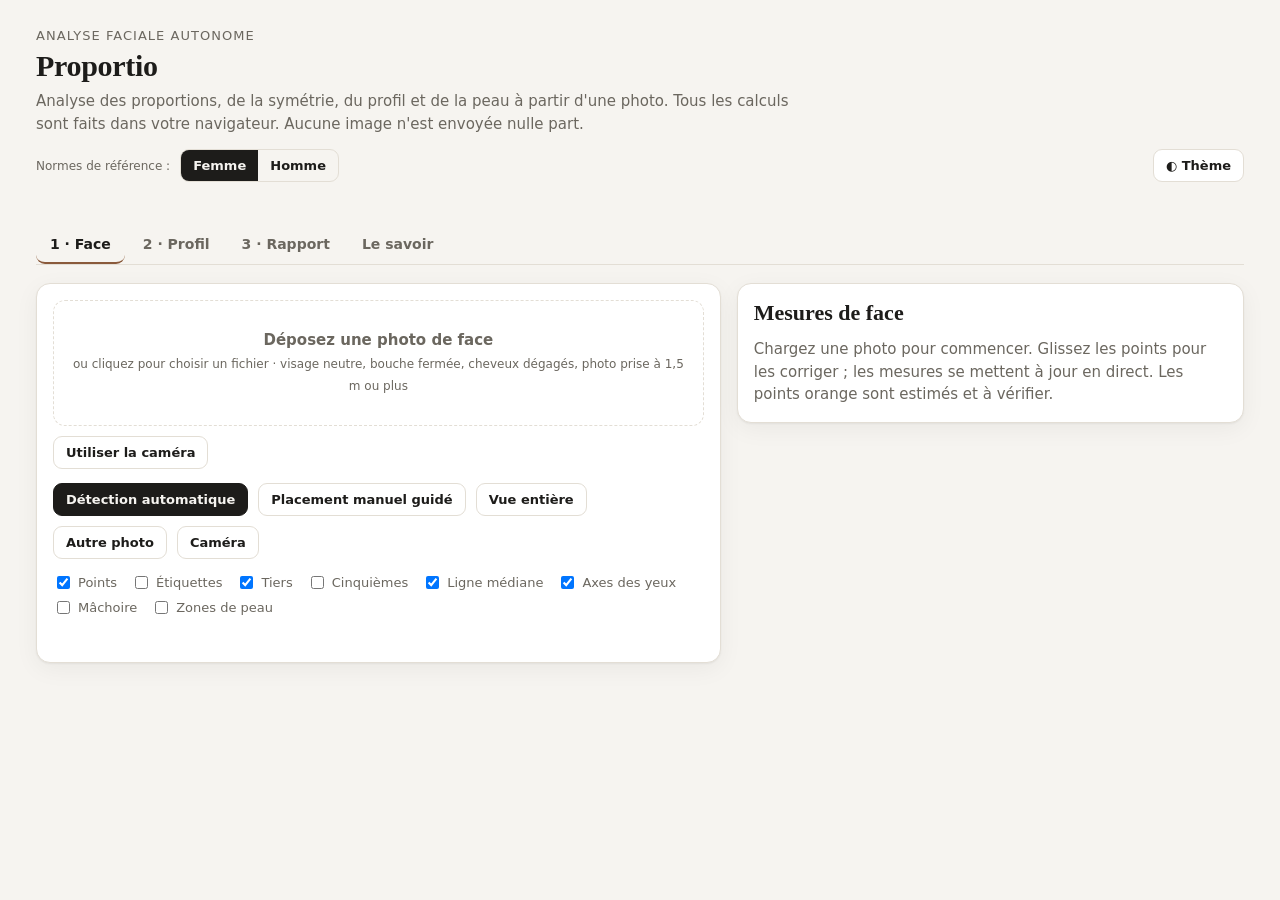
<file: analyse_faciale/index.html>
<!doctype html>
<html lang="fr">
<head>
<meta charset="utf-8">
<meta name="viewport" content="width=device-width, initial-scale=1">
<title>Proportio — Analyse faciale</title>
<meta name="description" content="Analyse faciale esthétique autonome : proportions, symétrie, profil et peau, calculées localement dans le navigateur.">
<style>
:root{
  --bg:#f6f4f0; --panel:#ffffff; --ink:#1d1c1a; --muted:#6b675f; --line:#e3ded5;
  --accent:#8a5a3b; --accent-2:#2f6f73; --good:#2e7d4f; --mid:#b7862b; --bad:#b4483c;
  --zone:rgba(46,125,79,.16); --track:#ece7de; --shadow:0 1px 2px rgba(0,0,0,.05),0 6px 24px rgba(0,0,0,.05);
  --serif: "Iowan Old Style","Palatino Linotype",Palatino,Georgia,serif;
  --sans: system-ui,-apple-system,"Segoe UI",Roboto,"Helvetica Neue",Arial,sans-serif;
}
@media (prefers-color-scheme: dark){
  :root:not([data-theme="light"]){
    --bg:#131211; --panel:#1c1b19; --ink:#ece8e1; --muted:#a39d92; --line:#2e2c28;
    --accent:#d39a74; --accent-2:#6fb7bb; --good:#5cbf86; --mid:#d9ad52; --bad:#e07b6e;
    --zone:rgba(92,191,134,.18); --track:#2a2825; --shadow:none;
  }
}
:root[data-theme="dark"]{
  --bg:#131211; --panel:#1c1b19; --ink:#ece8e1; --muted:#a39d92; --line:#2e2c28;
  --accent:#d39a74; --accent-2:#6fb7bb; --good:#5cbf86; --mid:#d9ad52; --bad:#e07b6e;
  --zone:rgba(92,191,134,.18); --track:#2a2825; --shadow:none;
}
*{box-sizing:border-box}
html,body{margin:0;background:var(--bg);color:var(--ink);font:15px/1.5 var(--sans)}
a{color:var(--accent-2)}
header{padding:28px 16px 12px;max-width:1240px;margin:0 auto}
h1{font:600 30px/1.1 var(--serif);margin:0;letter-spacing:-.01em}
h1 small{font:500 13px var(--sans);color:var(--muted);letter-spacing:.08em;text-transform:uppercase;display:block;margin-bottom:6px}
h2{font:600 22px/1.2 var(--serif);margin:0 0 12px}
h3{font:600 17px/1.25 var(--serif);margin:0 0 6px}
.lede{color:var(--muted);max-width:760px;margin:8px 0 0}
main{max-width:1240px;margin:0 auto;padding:0 16px 60px}
.bar{display:flex;flex-wrap:wrap;gap:10px;align-items:center;margin:14px 0}
.tabs{display:flex;gap:4px;border-bottom:1px solid var(--line);margin:18px 0 18px;overflow-x:auto}
.tab{background:none;border:0;border-bottom:2px solid transparent;padding:10px 14px;font:600 14px var(--sans);color:var(--muted);cursor:pointer;white-space:nowrap}
.tab[aria-selected="true"]{color:var(--ink);border-color:var(--accent)}
.panel{background:var(--panel);border:1px solid var(--line);border-radius:14px;padding:16px;box-shadow:var(--shadow)}
.grid{display:grid;grid-template-columns:minmax(0,1.35fr) minmax(0,1fr);gap:16px;align-items:start}
@media (max-width:900px){.grid{grid-template-columns:minmax(0,1fr)}}
button,.btn{font:600 13px var(--sans);border:1px solid var(--line);background:var(--panel);color:var(--ink);padding:8px 12px;border-radius:9px;cursor:pointer;display:inline-flex;align-items:center;gap:6px}
button:hover,.btn:hover{border-color:var(--muted)}
button.primary,.btn.primary{background:var(--ink);color:var(--bg);border-color:var(--ink)}
button:disabled{opacity:.45;cursor:not-allowed}
.seg{display:inline-flex;border:1px solid var(--line);border-radius:9px;overflow:hidden}
.seg button{border:0;border-radius:0;background:transparent}
.seg button[aria-pressed="true"]{background:var(--ink);color:var(--bg)}
input[type=file]{display:none}
.drop{border:1.5px dashed var(--line);border-radius:12px;padding:28px 16px;text-align:center;color:var(--muted);cursor:pointer}
.drop.over{border-color:var(--accent);color:var(--ink)}
.stage{position:relative;width:100%;background:var(--track);border-radius:10px;overflow:hidden;display:none}
.stage.on{display:block}
canvas.view{display:block;width:100%;touch-action:none;cursor:crosshair}
.status{font-size:13px;color:var(--muted);min-height:20px;margin-top:8px}
.status.warn{color:var(--bad)}
.guide{display:none;margin-top:10px;padding:10px 12px;border-radius:10px;background:var(--track);font-size:14px}
.guide.on{display:block}
.guide b{color:var(--accent)}
.toggles{display:flex;flex-wrap:wrap;gap:6px 14px;font-size:13px;color:var(--muted);margin-top:10px}
.toggles label{display:inline-flex;gap:5px;align-items:center;cursor:pointer}
.kpis{display:grid;grid-template-columns:repeat(auto-fit,minmax(130px,1fr));gap:10px;margin-bottom:14px}
.kpi{border:1px solid var(--line);border-radius:12px;padding:10px 12px}
.kpi .k{font-size:12px;color:var(--muted);text-transform:uppercase;letter-spacing:.06em}
.kpi .v{font:600 26px/1.15 var(--serif)}
.kpi .s{font-size:12px;color:var(--muted)}
.mlist{display:flex;flex-direction:column;gap:8px}
.m{border:1px solid var(--line);border-radius:12px;padding:10px 12px}
.m summary{list-style:none;cursor:pointer;display:grid;grid-template-columns:minmax(0,1fr) auto;gap:4px 12px;align-items:baseline}
.m summary::-webkit-details-marker{display:none}
.m .name{font-weight:600}
.m .val{font:600 15px var(--sans);font-variant-numeric:tabular-nums;text-align:right}
.m .sub{grid-column:1 / -1;font-size:12px;color:var(--muted);display:flex;justify-content:space-between;gap:8px}
.pill{display:inline-block;font-size:11px;font-weight:700;letter-spacing:.04em;padding:2px 7px;border-radius:99px;text-transform:uppercase}
.p-good{background:color-mix(in srgb,var(--good) 18%,transparent);color:var(--good)}
.p-mid{background:color-mix(in srgb,var(--mid) 20%,transparent);color:var(--mid)}
.p-bad{background:color-mix(in srgb,var(--bad) 18%,transparent);color:var(--bad)}
.p-info{background:var(--track);color:var(--muted)}
.range{grid-column:1 / -1;position:relative;height:8px;background:var(--track);border-radius:99px;margin:6px 0 2px}
.range .z{position:absolute;top:0;bottom:0;background:var(--zone);border-left:2px solid var(--good);border-right:2px solid var(--good)}
.range .dot{position:absolute;top:50%;width:12px;height:12px;border-radius:50%;background:var(--ink);transform:translate(-50%,-50%);border:2px solid var(--panel)}
.m .body{font-size:14px;margin-top:8px;color:var(--ink)}
.m .body p{margin:6px 0}
.m .body .lv{margin:6px 0 0;padding-left:18px}
.m .body .lv li{margin:2px 0}
.muted{color:var(--muted)}
.small{font-size:12px}
.cat{font:600 12px var(--sans);color:var(--muted);text-transform:uppercase;letter-spacing:.08em;margin:18px 0 8px}
.report-head{display:grid;grid-template-columns:auto minmax(0,1fr);gap:20px;align-items:center}
@media (max-width:640px){.report-head{grid-template-columns:minmax(0,1fr)}}
.score-ring{width:150px;height:150px}
.cols2{display:grid;grid-template-columns:repeat(auto-fit,minmax(260px,1fr));gap:14px}
.note{font-size:13px;color:var(--muted);border-left:3px solid var(--line);padding:4px 0 4px 12px;margin:12px 0}
.know h3{margin-top:18px}
.know p{max-width:820px}
.thumbs{display:flex;gap:10px;flex-wrap:wrap}
.thumbs canvas{width:160px;border-radius:10px;border:1px solid var(--line)}
table.t{border-collapse:collapse;width:100%;font-size:13px}
table.t td,table.t th{border-bottom:1px solid var(--line);padding:6px 4px;text-align:left}
table.t td.n{text-align:right;font-variant-numeric:tabular-nums}
.hidden{display:none!important}
.sws{display:flex;flex-wrap:wrap;gap:8px;margin:6px 0 10px}
.sw{display:inline-flex;flex-direction:column;align-items:center;width:72px;font-size:11px;text-align:center;line-height:1.2;color:var(--muted)}
.sw i{display:block;width:48px;height:48px;border-radius:10px;border:1px solid var(--line);margin-bottom:4px;-webkit-print-color-adjust:exact;print-color-adjust:exact}
.sw.no i{position:relative;opacity:.85;background-image:linear-gradient(to top right,transparent calc(50% - 1.5px),var(--bad) calc(50% - 1.5px),var(--bad) calc(50% + 1.5px),transparent calc(50% + 1.5px))!important}
.cchips{display:flex;flex-wrap:wrap;gap:12px;margin-bottom:6px}
.cchip{display:flex;gap:8px;align-items:center}
.cchip i{width:34px;height:34px;border-radius:50%;border:1px solid var(--line);-webkit-print-color-adjust:exact;print-color-adjust:exact}
.color h4{margin:12px 0 2px;font:600 14px var(--sans)}
.color select{font:13px var(--sans);padding:4px 6px;border-radius:7px;border:1px solid var(--line);background:var(--panel);color:var(--ink)}
.dim{display:grid;grid-template-columns:70px minmax(0,1fr) 70px;gap:8px;align-items:center;font-size:12px;color:var(--muted);margin:6px 0}
.dim span:last-child{text-align:right}
.dim .track{position:relative;height:6px;border-radius:99px;background:var(--track)}
.dim .dot{position:absolute;top:50%;width:12px;height:12px;border-radius:50%;background:var(--ink);transform:translate(-50%,-50%)}
.advice{border:1px solid var(--line);border-radius:12px;padding:10px 12px}
.advice h4,.tier h4{margin:0 0 4px;font:600 14px var(--sans)}
.advice p{margin:0;font-size:14px}
.tier{border-left:3px solid var(--accent);padding:4px 0 4px 12px;margin:10px 0}
.tier ul{margin:4px 0;padding-left:18px}
.tier li{margin:3px 0;font-size:14px}
ol.prio li{margin:6px 0}
@media print{
  header .bar,.tabs,.no-print,.drop,.toggles,.guide{display:none!important}
  body{background:#fff;color:#000}
  .panel{box-shadow:none;border-color:#ddd}
  [data-tab]{display:none!important}
  [data-tab="report"]{display:block!important}
  .m,.advice,.tier{break-inside:avoid}
  details.m > .body{display:block}
}
</style>
</head>
<body>
<header>
  <h1><small>Analyse faciale autonome</small>Proportio</h1>
  <p class="lede">Analyse des proportions, de la symétrie, du profil et de la peau à partir d'une photo. Tous les calculs sont faits dans votre navigateur. Aucune image n'est envoyée nulle part.</p>
  <div class="bar">
    <span class="muted small">Normes de référence :</span>
    <div class="seg" id="sexSeg" role="group" aria-label="Normes">
      <button data-sex="F" aria-pressed="true">Femme</button>
      <button data-sex="M" aria-pressed="false">Homme</button>
    </div>
    <span class="muted small" style="margin-left:auto"></span>
    <button id="themeBtn" title="Changer de thème">◐ Thème</button>
  </div>
</header>

<main>
  <nav class="tabs" role="tablist">
    <button class="tab" role="tab" data-go="front" aria-selected="true">1 · Face</button>
    <button class="tab" role="tab" data-go="profile" aria-selected="false">2 · Profil</button>
    <button class="tab" role="tab" data-go="report" aria-selected="false">3 · Rapport</button>
    <button class="tab" role="tab" data-go="know" aria-selected="false">Le savoir</button>
  </nav>

  <!-- ============ FACE ============ -->
  <section data-tab="front">
    <div class="grid">
      <div class="panel">
        <div class="drop" id="frontDrop">
          <strong>Déposez une photo de face</strong><br>
          <span class="small">ou cliquez pour choisir un fichier · visage neutre, bouche fermée, cheveux dégagés, photo prise à 1,5 m ou plus</span>
        </div>
        <input type="file" id="frontFile" accept="image/*">
        <div class="stage" id="frontStage"><canvas class="view" id="frontCanvas"></canvas></div>
        <div class="bar no-print" id="frontTools" hidden>
          <button class="primary" id="frontAuto">Détection automatique</button>
          <button id="frontManual">Placement manuel guidé</button>
          <button id="frontZoom">Vue entière</button>
          <button id="frontNew">Autre photo</button>
          <button id="frontCam" class="hidden">Caméra</button>
        </div>
        <div class="toggles" id="frontToggles" hidden>
          <label><input type="checkbox" data-ov="points" checked> Points</label>
          <label><input type="checkbox" data-ov="labels"> Étiquettes</label>
          <label><input type="checkbox" data-ov="thirds" checked> Tiers</label>
          <label><input type="checkbox" data-ov="fifths"> Cinquièmes</label>
          <label><input type="checkbox" data-ov="midline" checked> Ligne médiane</label>
          <label><input type="checkbox" data-ov="eyes" checked> Axes des yeux</label>
          <label><input type="checkbox" data-ov="jaw"> Mâchoire</label>
          <label><input type="checkbox" data-ov="skin"> Zones de peau</label>
        </div>
        <div class="guide" id="frontGuide"></div>
        <div class="status" id="frontStatus"></div>
        <video id="camVideo" class="hidden" playsinline muted style="width:100%;border-radius:10px;margin-top:10px"></video>
        <div class="bar hidden" id="camBar"><button class="primary" id="camShot">Prendre la photo</button><button id="camStop">Annuler</button></div>
      </div>
      <div class="panel">
        <h2>Mesures de face</h2>
        <div id="frontSummary" class="muted">Chargez une photo pour commencer. Glissez les points pour les corriger ; les mesures se mettent à jour en direct. Les points orange sont estimés et à vérifier.</div>
        <div id="frontMetrics" class="mlist"></div>
      </div>
    </div>
  </section>

  <!-- ============ PROFIL ============ -->
  <section data-tab="profile" hidden>
    <div class="grid">
      <div class="panel">
        <div class="drop" id="profDrop">
          <strong>Déposez une photo de profil (optionnel)</strong><br>
          <span class="small">profil strict à 90°, regard à l'horizontale, oreille visible, cou dégagé</span>
        </div>
        <input type="file" id="profFile" accept="image/*">
        <div class="stage" id="profStage"><canvas class="view" id="profCanvas"></canvas></div>
        <div class="bar no-print" id="profTools" hidden>
          <button class="primary" id="profManual">Placer les points (guidé)</button>
          <button id="profZoom">Recadrer sur les points</button>
          <button id="profNew">Autre photo</button>
        </div>
        <div class="toggles" id="profToggles" hidden>
          <label><input type="checkbox" data-pov="labels" checked> Étiquettes</label>
          <label><input type="checkbox" data-pov="angles" checked> Angles</label>
          <label><input type="checkbox" data-pov="eline" checked> Ligne E</label>
          <label><input type="checkbox" data-pov="fh" checked> Plan de Francfort</label>
        </div>
        <div class="guide" id="profGuide"></div>
        <div class="status" id="profStatus"></div>
      </div>
      <div class="panel">
        <h2>Mesures de profil</h2>
        <div id="profSummary" class="muted">Le profil se mesure à la main : 17 points à cliquer dans l'ordre, puis vous pouvez les ajuster. Une loupe apparaît pendant le déplacement.</div>
        <div id="profMetrics" class="mlist"></div>
      </div>
    </div>
  </section>

  <!-- ============ RAPPORT ============ -->
  <section data-tab="report" hidden>
    <div class="panel" id="reportBox">
      <p class="muted">Le rapport apparaît après l'analyse de face (et de profil si vous l'avez faite).</p>
    </div>
  </section>

  <!-- ============ SAVOIR ============ -->
  <section data-tab="know" hidden>
    <div class="panel know" id="knowBox"></div>
  </section>
</main>

<script type="module">
/* =====================================================================
   Proportio — analyse faciale autonome
   Détection : MediaPipe Face Landmarker (478 points), chargé depuis CDN.
   Sans connexion : placement manuel guidé (face et profil).
   ===================================================================== */

const MP_VER = '0.10.14';
const MP_BASE = `https://cdn.jsdelivr.net/npm/@mediapipe/tasks-vision@${MP_VER}`;
const MP_MODEL = 'https://storage.googleapis.com/mediapipe-models/face_landmarker/face_landmarker/float16/1/face_landmarker.task';
const IRIS_MM = 11.7;             // diamètre moyen de l'iris adulte
const NME_MM = {F:112, M:121};    // hauteur nasion–menton moyenne (Farkas)
const MAX_SIDE = 1600;

const $ = (s, r=document) => r.querySelector(s);
const $$ = (s, r=document) => [...r.querySelectorAll(s)];
const esc = s => String(s).replace(/[&<>"]/g, c => ({'&':'&amp;','<':'&lt;','>':'&gt;','"':'&quot;'}[c]));

const S = { colorOv:{}, sex:'F', front:null, profile:null, frontRes:null, profRes:null };

/* ------------------------------ géométrie ------------------------------ */
const G = {
  sub:(a,b)=>({x:a.x-b.x,y:a.y-b.y}), add:(a,b)=>({x:a.x+b.x,y:a.y+b.y}),
  mul:(a,k)=>({x:a.x*k,y:a.y*k}), mid:(a,b)=>({x:(a.x+b.x)/2,y:(a.y+b.y)/2}),
  len:a=>Math.hypot(a.x,a.y), dist:(a,b)=>Math.hypot(a.x-b.x,a.y-b.y),
  dot:(a,b)=>a.x*b.x+a.y*b.y, cross:(a,b)=>a.x*b.y-a.y*b.x,
  rot:(p,c,t)=>{const s=Math.sin(t),k=Math.cos(t),dx=p.x-c.x,dy=p.y-c.y;return{x:c.x+dx*k-dy*s,y:c.y+dx*s+dy*k}},
  // angle au sommet b entre ba et bc, en degrés
  angle:(a,b,c)=>{const u=G.sub(a,b),v=G.sub(c,b);return Math.acos(Math.max(-1,Math.min(1,G.dot(u,v)/(G.len(u)*G.len(v)))))*180/Math.PI},
  lineX:(p1,p2,q1,q2)=>{const r=G.sub(p2,p1),s=G.sub(q2,q1),d=G.cross(r,s);if(Math.abs(d)<1e-9)return null;const t=G.cross(G.sub(q1,p1),s)/d;return G.add(p1,G.mul(r,t))},
};
const deg = r => r*180/Math.PI;

/* ------------------------------ repères ------------------------------ */
// Côtés : R = côté droit du sujet = gauche de l'image (photo non inversée).
const FRONT_DEFS = [
  ['tr','Trichion','naissance des cheveux, au centre du front'],
  ['g','Glabelle','point le plus saillant entre les sourcils'],
  ['n','Nasion','creux à la racine du nez, entre les yeux'],
  ['prn','Pointe du nez','point le plus avancé de la pointe'],
  ['sn','Sous-nasal','jonction entre la base du nez et la lèvre supérieure'],
  ['ls','Lèvre supérieure','bord supérieur du vermillon, au centre'],
  ['sto','Stomion','jonction des deux lèvres, au centre'],
  ['li','Lèvre inférieure','bord inférieur du vermillon, au centre'],
  ['me','Menton','point le plus bas du menton'],
  ['puR','Pupille (gauche image)','centre de l\'iris'],
  ['puL','Pupille (droite image)','centre de l\'iris'],
  ['exR','Coin externe œil (gauche image)','canthus externe'],
  ['enR','Coin interne œil (gauche image)','canthus interne'],
  ['enL','Coin interne œil (droite image)','canthus interne'],
  ['exL','Coin externe œil (droite image)','canthus externe'],
  ['ulR','Paupière sup. (gauche image)','point le plus haut du bord de la paupière'],
  ['llR','Paupière inf. (gauche image)','point le plus bas du bord de la paupière'],
  ['ulL','Paupière sup. (droite image)','point le plus haut du bord de la paupière'],
  ['llL','Paupière inf. (droite image)','point le plus bas du bord de la paupière'],
  ['bhR','Tête du sourcil (gauche image)','début du sourcil, côté nez'],
  ['bpR','Pic du sourcil (gauche image)','point le plus haut du sourcil'],
  ['btR','Queue du sourcil (gauche image)','extrémité externe'],
  ['bhL','Tête du sourcil (droite image)','début du sourcil, côté nez'],
  ['bpL','Pic du sourcil (droite image)','point le plus haut du sourcil'],
  ['btL','Queue du sourcil (droite image)','extrémité externe'],
  ['alR','Aile du nez (gauche image)','point le plus large de la narine'],
  ['alL','Aile du nez (droite image)','point le plus large de la narine'],
  ['chR','Commissure (gauche image)','coin de la bouche'],
  ['chL','Commissure (droite image)','coin de la bouche'],
  ['ftR','Tempe (gauche image)','bord du front à hauteur des sourcils'],
  ['ftL','Tempe (droite image)','bord du front à hauteur des sourcils'],
  ['zyR','Pommette (gauche image)','point le plus large du visage (zygion)'],
  ['zyL','Pommette (droite image)','point le plus large du visage (zygion)'],
  ['goR','Angle de mâchoire (gauche image)','gonion, là où la mâchoire tourne'],
  ['goL','Angle de mâchoire (droite image)','gonion, là où la mâchoire tourne'],
];
const PAIRS = ['pu','ex','en','ul','ll','bh','bp','bt','al','ch','ft','zy','go'];
const MIDLINE = ['g','n','prn','sn','ls','sto','li','me'];

const PROF_DEFS = [
  ['po','Tragus','haut du tragus (petit relief devant le conduit de l\'oreille)'],
  ['or','Orbitale','point le plus bas du rebord osseux sous l\'œil'],
  ['g','Glabelle','point le plus avancé du front entre les sourcils'],
  ['n','Nasion','creux le plus profond à la racine du nez'],
  ['prn','Pointe du nez','point le plus avancé du nez'],
  ['cm','Columelle','point le plus avancé du dessous du nez, entre les narines'],
  ['ac','Sillon alaire','point où l\'aile du nez rejoint la joue'],
  ['sn','Sous-nasal','jonction entre la columelle et la lèvre supérieure'],
  ['ls','Lèvre supérieure','point le plus avancé de la lèvre supérieure'],
  ['sto','Stomion','jonction des lèvres'],
  ['li','Lèvre inférieure','point le plus avancé de la lèvre inférieure'],
  ['pog','Pogonion','point le plus avancé du menton'],
  ['me','Menton','point le plus bas du menton'],
  ['c','Point cervical','angle entre le dessous du menton et le cou'],
  ['nk','Cou','un point plus bas sur l\'avant du cou'],
  ['ra','Branche montante','bord arrière de la mâchoire, sous le lobe de l\'oreille'],
  ['go','Gonion','angle de la mâchoire'],
];

// Indices MediaPipe Face Mesh (478 points avec iris)
const MP = {
  g:[9], n:[168], prn:[1], sn:[2], ls:[0], li:[17], me:[152], sto:[13,14],
  puR:[468], puL:[473], exR:[33], enR:[133], enL:[362], exL:[263],
  ulR:[159], llR:[145], ulL:[386], llL:[374],
  bhR:[107,55], bpR:[105], btR:[70,46], bhL:[336,285], bpL:[334], btL:[300,276],
  chR:[61], chL:[291], ftR:[21], ftL:[251], goR:[172], goL:[397],
};
const MP_ALAR = {R:[64,48,129,98,102], L:[294,278,358,327,331]};
const MP_ZY = {R:[234,93,127], L:[454,323,356]};

/* ------------------------------ normes ------------------------------ */
// [bas, haut] de la zone idéale, tolérance (écart qui divise le score par 2), poids.
function N(F, M, tol, w=1){ return {F, M, tol, w}; }
const NORMS = {
  thirdU: N([.31,.355],[.31,.355], .03, .6),
  thirdM: N([.31,.355],[.31,.355], .03, 1),
  thirdL: N([.31,.355],[.32,.365], .03, 1),
  lowerRatio: N([.30,.355],[.30,.355], .03, .8),
  chinPhil: N([1.8,2.25],[2.0,2.5], .35, .8),
  canthal: N([4,9],[2,7], 3, 1.2),
  esr: N([.45,.47],[.45,.47], .02, 1.2),
  lengthRatio: N([.35,.37],[.35,.37], .02, .8),
  icEye: N([.95,1.1],[.95,1.1], .15, .8),
  eyeAspect: N([.29,.37],[.25,.33], .05, .6),
  midface: N([.95,1.1],[.95,1.1], .1, 1),
  fwhr: N([1.75,1.95],[1.85,2.05], .15, .5),
  noseIc: N([.95,1.1],[1.0,1.15], .12, .8),
  mouthNose: N([1.45,1.65],[1.45,1.65], .12, .8),
  lips: N([1.3,2.0],[1.4,2.0], .3, .6),
  jawCheek: N([.70,.80],[.80,.90], .05, 1),
  facialIndex: N([.84,.92],[.86,.94], .05, .5),
  browTilt: N([2,10],[-2,5], 4, .4),
  browHeight: N([.45,.70],[.30,.50], .12, .4),
  symmetry: N([0,1.5],[0,1.5], 2, 1.5),
  // profil
  nasofrontal: N([115,135],[115,135], 8, 1),
  nasolabial: N([95,110],[90,105], 7, 1),
  goode: N([.55,.60],[.55,.60], .05, .7),
  convexity: N([163,173],[163,173], 5, 1.2),
  eUpper: N([-6,-2],[-6,-2], 2, .8),
  eLower: N([-4,0],[-4,0], 2, .8),
  mentocervical: N([80,95],[80,95], 6, .8),
  cervicomental: N([105,120],[105,120], 8, .8),
  gonial: N([120,130],[115,125], 6, .8),
  meridian: N([-5,0],[-2,2], 3, 1),
};

function scoreOf(v, lo, hi, tol){
  if (v>=lo && v<=hi) return 10;
  const d = v<lo ? lo-v : v-hi;
  return 10*Math.pow(.5, (d/tol)**2);
}
function verdict(s){
  if (s==null) return ['Info','p-info'];
  if (s>=8.5) return ['Idéal','p-good'];
  if (s>=6) return ['Proche','p-good'];
  if (s>=3.5) return ['Écart modéré','p-mid'];
  return ['Écart marqué','p-bad'];
}

/* ------------------------------ savoir par mesure ------------------------------ */
const K = {
  thirdU:{cat:'Proportions verticales', name:'Tiers supérieur', unit:'%',
    desc:'Du trichion (naissance des cheveux) à la glabelle. Le canon néoclassique divise le visage en trois tiers égaux. Le tiers supérieur dépend de la ligne des cheveux : c\'est la mesure la moins fiable, et la plus facile à modifier visuellement.',
    lo:'Front court : il peut raccourcir le visage et le faire paraître plus large.', hi:'Front haut : il allonge le visage. Une ligne des cheveux qui recule l\'accentue.',
    lev:['Coiffure : une frange ou du volume sur le dessus masque ou compense le tiers supérieur','Greffe capillaire ou abaissement de la ligne frontale (front très haut)','Maquillage : un contouring à la racine des cheveux raccourcit visuellement le front']},
  thirdM:{cat:'Proportions verticales', name:'Tiers moyen', unit:'%',
    desc:'De la glabelle au sous-nasal : essentiellement la longueur du nez. Un tiers moyen proportionné est l\'un des piliers d\'un visage perçu comme harmonieux.',
    lo:'Tiers moyen court : nez court, visage d\'aspect juvénile.', hi:'Tiers moyen long : nez long, il peut « tirer » le visage vers le bas.',
    lev:['Maquillage : un contouring de la pointe du nez la raccourcit visuellement','Rhinoplastie (raccourcissement, rotation de la pointe), à discuter avec un chirurgien','Position des sourcils : des sourcils plus hauts allongent visuellement le tiers moyen']},
  thirdL:{cat:'Proportions verticales', name:'Tiers inférieur', unit:'%',
    desc:'Du sous-nasal au menton. Chez l\'homme, un tiers inférieur légèrement plus long est associé à une apparence plus masculine. Un tiers inférieur court donne un visage « compressé », souvent lié à un menton peu développé ou à une supraclusion.',
    lo:'Tiers inférieur court : menton peu projeté ou hauteur dentaire réduite.', hi:'Tiers inférieur long : il peut signaler un excès vertical du maxillaire ou un menton haut.',
    lev:['Barbe (homme) : elle allonge ou raccourcit visuellement le menton selon la coupe','Acide hyaluronique au menton (allongement léger, réversible)','Génioplastie, implant de menton, orthodontie ou chirurgie orthognathique selon la cause']},
  lowerRatio:{cat:'Proportions verticales', name:'Lèvre sup. / tiers inférieur', unit:'%',
    desc:'Distance sous-nasal → stomion rapportée au tiers inférieur. L\'idéal classique est ⅓ pour la lèvre supérieure et ⅔ pour la lèvre inférieure et le menton.',
    lo:'Lèvre supérieure courte par rapport au menton : souvent harmonieux si le menton est fort.', hi:'Philtrum long : la lèvre supérieure couvre les dents, ce qui peut donner un aspect plus âgé.',
    lev:['Lip lift (raccourcissement chirurgical du philtrum)','Acide hyaluronique dans le vermillon : ajoute de la hauteur visible à la lèvre','Allonger le menton (barbe, filler, génioplastie) rééquilibre le rapport']},
  chinPhil:{cat:'Proportions verticales', name:'Menton / philtrum', unit:'×',
    desc:'Hauteur du menton (lèvre inférieure → menton) divisée par la longueur du philtrum (sous-nasal → lèvre supérieure). Un rapport d\'environ 2 est jugé équilibré, un peu plus chez l\'homme.',
    lo:'Menton court par rapport au philtrum : il peut donner un profil fuyant.', hi:'Menton long : il donne une impression de force, parfois de lourdeur.',
    lev:['Barbe taillée pour ajouter ou masquer de la hauteur au menton','Filler ou implant de menton','Lip lift si c\'est le philtrum qui est long']},
  canthal:{cat:'Yeux', name:'Inclinaison des yeux (canthal tilt)', unit:'°',
    desc:'Angle entre le coin interne et le coin externe de l\'œil. Une inclinaison positive (coin externe plus haut) est associée à un regard perçu comme alerte et jeune. Une inclinaison négative peut donner un air fatigué ou triste.',
    lo:'Inclinaison faible ou négative : regard tombant.', hi:'Inclinaison très marquée : regard « en amande » prononcé, parfois perçu comme artificiel.',
    lev:['Maquillage : un eye-liner étiré vers le haut, de l\'ombre sur le coin externe','Lift des sourcils (toxine botulique sur la queue du sourcil, ou chirurgie) qui remonte la zone temporale','Canthoplastie : chirurgie spécialisée, avec des risques réels']},
  esr:{cat:'Yeux', name:'Espacement des yeux (ESR)', unit:'%',
    desc:'Distance interpupillaire divisée par la largeur bizygomatique. Pallett, Link et Lee (2010) montrent une préférence nette autour de 46 %. C\'est l\'un des rares « ratios d\'or » validés expérimentalement.',
    lo:'Yeux proches par rapport à la largeur du visage.', hi:'Yeux espacés par rapport à la largeur du visage.',
    lev:['Maquillage : assombrir le coin interne rapproche les yeux, éclaircir le coin interne les écarte','Sourcils : l\'espacement des têtes de sourcils modifie la perception','Coiffure : du volume latéral change la largeur perçue du visage']},
  lengthRatio:{cat:'Yeux', name:'Ratio de longueur (yeux–bouche)', unit:'%',
    desc:'Distance verticale entre les pupilles et la bouche, divisée par la hauteur du visage (cheveux → menton). Pallett et al. (2010) trouvent un optimum vers 36 %. La mesure dépend du trichion.',
    lo:'Yeux et bouche rapprochés : visage d\'aspect compact.', hi:'Grand écart yeux–bouche : visage d\'aspect allongé.',
    lev:['La coiffure (frange, volume) change la hauteur perçue du visage, donc ce ratio','La barbe ou la moustache modifie la hauteur perçue du bas du visage']},
  icEye:{cat:'Yeux', name:'Intercanthal / largeur d\'œil', unit:'×',
    desc:'Règle des cinquièmes : la distance entre les coins internes des yeux devrait égaler la largeur d\'un œil.',
    lo:'Distance intercanthale étroite.', hi:'Distance intercanthale large (le télécanthus peut aussi venir de la morphologie de la racine du nez).',
    lev:['Maquillage des coins internes','Épilation ou comblement de la tête des sourcils','Rhinoplastie de la racine du nez : elle modifie la perception de l\'écart']},
  eyeAspect:{cat:'Yeux', name:'Ouverture de l\'œil (hauteur / largeur)', unit:'×',
    desc:'Rapport entre la hauteur de la fente palpébrale et sa largeur. Des yeux plus étroits et en amande (« hunter eyes ») sont souvent perçus comme plus masculins. Des yeux plus ouverts sont perçus comme plus féminins et juvéniles.',
    lo:'Fente palpébrale étroite : il peut s\'agir d\'une paupière lourde ou d\'une ptose.', hi:'Œil très ouvert ou rond (vérifiez l\'expression : un regard écarquillé fausse la mesure).',
    lev:['Sommeil et gestion des œdèmes','Maquillage : un liner fin sur la ligne des cils change la forme perçue','Blépharoplastie ou correction de ptose en cas d\'excès cutané ou de paupière tombante (avis médical)']},
  midface:{cat:'Proportions horizontales', name:'Ratio du milieu du visage', unit:'×',
    desc:'Distance interpupillaire divisée par la hauteur entre les pupilles et la lèvre supérieure. Un milieu du visage compact (ratio proche de 1) est associé à un aspect juvénile et harmonieux. Un milieu du visage long donne un aspect étiré.',
    lo:'Milieu du visage long par rapport à l\'écart des yeux.', hi:'Milieu du visage très court et compact.',
    lev:['Levier limité : la structure osseuse domine','Moustache ou barbe : elle change la hauteur perçue','Le traitement d\'une exposition gingivale excessive (orthodontie, chirurgie) peut aider']},
  fwhr:{cat:'Proportions horizontales', name:'Largeur / hauteur du visage (FWHR)', unit:'×',
    desc:'Largeur bizygomatique divisée par la hauteur entre les paupières supérieures et la lèvre supérieure (Carré et McCormick, 2008). Un FWHR élevé est associé à une perception de dominance, surtout chez l\'homme. La valeur dépend beaucoup de la position des points de pommette.',
    lo:'Visage étroit et haut : perçu comme doux ou élancé.', hi:'Visage large et court : perçu comme robuste ou dominant.',
    lev:['Le taux de masse grasse change la largeur apparente et la définition des pommettes','Barbe latérale et coiffure : volume sur les côtés ou sur le dessus','Maquillage : contouring des pommettes']},
  noseIc:{cat:'Nez & bouche', name:'Largeur du nez / intercanthal', unit:'×',
    desc:'Canon néoclassique : la largeur des ailes du nez égale la distance entre les coins internes des yeux. Chez l\'homme, un nez un peu plus large est la norme.',
    lo:'Nez étroit par rapport aux yeux.', hi:'Base du nez large. Attention, un selfie pris de près élargit le nez d\'environ 30 % (Ward et al., 2018).',
    lev:['Maquillage : contouring des ailes du nez','Alarplastie (réduction des ailes du nez), rhinoplastie','Refaire la photo à plus de 1,5 m avant de conclure']},
  mouthNose:{cat:'Nez & bouche', name:'Largeur bouche / nez', unit:'×',
    desc:'La bouche fait en général 1,5 à 1,6 fois la largeur du nez. Les commissures tombent à peu près à l\'aplomb du bord interne de l\'iris.',
    lo:'Bouche étroite par rapport au nez (ou nez large).', hi:'Bouche large par rapport au nez.',
    lev:['Maquillage des lèvres : un contour légèrement débordé aux commissures','Ce rapport dépend aussi de la largeur du nez (voir la mesure ci-dessus)']},
  lips:{cat:'Nez & bouche', name:'Lèvre inf. / lèvre sup.', unit:'×',
    desc:'Hauteur de la lèvre inférieure divisée par celle de la lèvre supérieure. La règle classique est 1,6:1. Des études de perception (p. ex. Popenko et al., 2017) trouvent des préférences jusqu\'à 2:1.',
    lo:'Lèvre supérieure relativement pleine, ou lèvre inférieure fine.', hi:'Lèvre supérieure fine par rapport à la lèvre inférieure.',
    lev:['Acide hyaluronique : il cible la lèvre la plus fine, en respectant la proportion','Lip lift si le philtrum long « enroule » la lèvre supérieure','Maquillage : un contour légèrement au-dessus du bord naturel']},
  jawCheek:{cat:'Mâchoire & forme', name:'Mâchoire / pommettes', unit:'×',
    desc:'Largeur bigoniaque divisée par la largeur bizygomatique. C\'est un des marqueurs de dimorphisme sexuel les plus forts : une mâchoire large est perçue comme masculine, un visage en « V » comme féminin. Le gonion est difficile à voir de face : vérifiez les points.',
    lo:'Mâchoire étroite par rapport aux pommettes (visage en V ou en cœur).', hi:'Mâchoire large par rapport aux pommettes (visage carré).',
    lev:['Perte de masse grasse : c\'est souvent le levier le plus efficace pour révéler la ligne de mâchoire','Barbe : une coupe carrée l\'élargit, une coupe en pointe l\'affine','Toxine botulique dans le masséter (affine), filler ou implant de mâchoire (élargit)']},
  facialIndex:{cat:'Mâchoire & forme', name:'Indice facial (hauteur / largeur)', unit:'×',
    desc:'Hauteur nasion–menton divisée par la largeur bizygomatique (indice morphologique). Moins de 0,85 : visage large (euryprosope). 0,85 à 0,90 : moyen. Plus de 0,90 : long (leptoprosope).',
    lo:'Visage large et court.', hi:'Visage long et étroit.',
    lev:['Coiffure : du volume latéral pour un visage long, du volume sur le dessus pour un visage large','Barbe : des côtés courts allongent le visage, des côtés fournis l\'élargissent']},
  browTilt:{cat:'Sourcils', name:'Inclinaison des sourcils', unit:'°',
    desc:'Angle entre la tête et la queue du sourcil. Les sourcils féminins sont en général plus arqués et leur queue monte légèrement. Les sourcils masculins sont plus droits et plus bas.',
    lo:'Queue du sourcil tombante : air triste ou fatigué.', hi:'Sourcil très montant : air surpris ou sévère.',
    lev:['Épilation ou restructuration (dermographie, microblading)','Toxine botulique pour un « brow lift » chimique de la queue du sourcil','Lifting du front ou des tempes en cas de ptose marquée']},
  browHeight:{cat:'Sourcils', name:'Hauteur des sourcils', unit:'×',
    desc:'Distance entre la paupière supérieure et le pic du sourcil, divisée par la largeur de l\'œil. Des sourcils bas et proches des yeux sont perçus comme masculins et intenses. Des sourcils hauts, comme féminins et ouverts.',
    lo:'Sourcils bas.', hi:'Sourcils hauts.',
    lev:['Épilation du dessous (remonte) ou du dessus (abaisse) du sourcil','Toxine botulique, lift des sourcils']},
  symmetry:{cat:'Symétrie', name:'Asymétrie moyenne', unit:'% largeur',
    desc:'Écart moyen entre les repères d\'un côté et le reflet de ceux de l\'autre côté par rapport à l\'axe médian, en pourcentage de la largeur du visage. Tout visage est légèrement asymétrique. Sous environ 2 %, c\'est rarement perceptible. Une tête légèrement tournée augmente fortement la valeur.',
    lo:'', hi:'Asymétrie visible, ou photo prise de biais.',
    lev:['Vérifier d\'abord la photo : tête droite, regard dans l\'objectif, éclairage de face','Habitudes : mastication d\'un seul côté, position de sommeil','Asymétrie osseuse ou dentaire marquée : avis orthodontique ou maxillo-facial']},
  // profil
  nasofrontal:{cat:'Profil — nez', name:'Angle nasofrontal', unit:'°',
    desc:'Angle glabelle–nasion–pointe du nez. Il décrit la transition entre le front et le nez. Idéal : 115° à 135°.',
    lo:'Angle fermé : racine du nez profonde ou front très projeté.', hi:'Angle ouvert : racine du nez plate, profil « grec ».',
    lev:['Acide hyaluronique à la racine du nez (augmente la projection)','Rhinoplastie (abaissement ou augmentation de la racine)']},
  nasolabial:{cat:'Profil — nez', name:'Angle nasolabial', unit:'°',
    desc:'Angle columelle–sous-nasal–lèvre supérieure. Il reflète la rotation de la pointe du nez. Il est plus ouvert chez la femme (95° à 110°) que chez l\'homme (90° à 105°).',
    lo:'Pointe du nez tombante, ou lèvre supérieure très projetée.', hi:'Pointe du nez très relevée (« nez retroussé »).',
    lev:['Toxine botulique du muscle abaisseur du septum (pointe tombante au sourire)','Rhinoplastie de la pointe']},
  goode:{cat:'Profil — nez', name:'Projection de la pointe (Goode)', unit:'×',
    desc:'Longueur sillon alaire → pointe divisée par la longueur nasion → pointe. Idéal selon Goode : 0,55 à 0,60.',
    lo:'Pointe sous-projetée : nez « plat ».', hi:'Pointe sur-projetée : nez « pointu ».',
    lev:['Rhinoplastie (projection ou déprojection de la pointe)']},
  convexity:{cat:'Profil — équilibre', name:'Convexité du profil', unit:'°',
    desc:'Angle glabelle–sous-nasal–pogonion. Un profil légèrement convexe (environ 168°) est la norme. Un angle plus fermé signale un menton en retrait (rétrognathie), un angle proche de 180° ou plus un profil concave (prognathie).',
    lo:'Profil convexe marqué : menton en retrait.', hi:'Profil droit ou concave : menton ou mâchoire en avant.',
    lev:['Barbe : ajoute de la projection au menton','Filler ou implant de menton, génioplastie d\'avancée','Orthodontie ou chirurgie orthognathique si l\'occlusion est en cause']},
  eUpper:{cat:'Profil — lèvres', name:'Lèvre sup. / ligne E', unit:'mm',
    desc:'Distance entre la lèvre supérieure et la ligne esthétique de Ricketts (pointe du nez → menton). Norme : environ −4 mm (derrière la ligne). Les normes varient fortement selon l\'origine ethnique : des lèvres plus projetées sont normales dans de nombreuses populations.',
    lo:'Lèvre en retrait : profil « plat », parfois vieilli.', hi:'Lèvre projetée, ou nez et menton peu projetés.',
    lev:['Filler des lèvres (lèvres en retrait)','Projection du menton ou du nez : elle déplace la ligne E','Orthodontie (biproalvéolie)']},
  eLower:{cat:'Profil — lèvres', name:'Lèvre inf. / ligne E', unit:'mm',
    desc:'Distance entre la lèvre inférieure et la ligne E. Norme de Ricketts : environ −2 mm.',
    lo:'Lèvre inférieure en retrait.', hi:'Lèvre inférieure projetée, souvent à cause d\'un menton en retrait.',
    lev:['Projection du menton','Orthodontie']},
  mentocervical:{cat:'Profil — menton & cou', name:'Angle mentocervical', unit:'°',
    desc:'Angle entre le plan facial (glabelle → pogonion) et la ligne sous-mentonnière (menton → point cervical). Idéal : 80° à 95°.',
    lo:'Angle fermé : menton très projeté.', hi:'Angle ouvert : menton en retrait ou excès sous-mentonnier.',
    lev:['Posture : une tête portée en avant ouvre l\'angle','Perte de masse grasse, lipoaspiration ou injection lipolytique sous-mentonnière','Projection du menton']},
  cervicomental:{cat:'Profil — menton & cou', name:'Angle cervicomental', unit:'°',
    desc:'Angle au point cervical entre la ligne sous-mentonnière et l\'avant du cou. Une valeur entre 105° et 120° donne une ligne de mâchoire nette et un cou bien défini.',
    lo:'Angle très fermé : rare, cou très défini.', hi:'Angle ouvert : double menton, ptose ou menton en retrait.',
    lev:['Posture et prise de vue (tête légèrement en avant, menton vers l\'avant)','Perte de masse grasse','Lipoaspiration, lifting du cou, projection du menton']},
  gonial:{cat:'Profil — menton & cou', name:'Angle goniaque', unit:'°',
    desc:'Angle de la mâchoire entre la branche montante et le bord inférieur de la mandibule. Un angle fermé donne une mâchoire carrée et définie (typiquement masculine). Un angle ouvert donne une mâchoire plus douce et oblique.',
    lo:'Mâchoire très carrée.', hi:'Mâchoire oblique, peu définie.',
    lev:['Implants d\'angle mandibulaire ou filler','Perte de masse grasse (définition)','Barbe : elle dessine un angle plus net']},
  meridian:{cat:'Profil — équilibre', name:'Projection du menton (méridien 0)', unit:'mm',
    desc:'Position du pogonion par rapport à la verticale abaissée du nasion, perpendiculaire au plan de Francfort (méridien de Gonzalez-Ulloa). Chez l\'homme, le menton se situe sur la ligne. Chez la femme, légèrement en arrière.',
    lo:'Menton en retrait.', hi:'Menton en avant de la ligne.',
    lev:['Barbe','Filler ou implant de menton, génioplastie','Orthodontie ou chirurgie orthognathique selon l\'occlusion']},
};

/* ------------------------------ viewer canvas ------------------------------ */
class Viewer{
  constructor(canvas, defs, {onChange, drawOverlay}){
    this.cv = canvas; this.ctx = canvas.getContext('2d');
    this.defs = defs; this.onChange = onChange; this.drawOverlay = drawOverlay;
    this.img = null; this.pts = {}; this.flags = {}; this.view = null;
    this.drag = null; this.guide = null; this.hover = null; this.showPoints = true; this.showLabels = false;
    canvas.addEventListener('pointerdown', e => this.down(e));
    canvas.addEventListener('pointermove', e => this.move(e));
    canvas.addEventListener('pointerup', e => this.up(e));
    canvas.addEventListener('pointercancel', e => this.up(e));
    new ResizeObserver(() => this.layout()).observe(canvas.parentElement);
  }
  setImage(img){ this.img = img; this.pts = {}; this.flags = {}; this.view = {x:0,y:0,w:img.width,h:img.height}; this.layout(); }
  setView(v){ const I=this.img; if(!I) return;
    const x=Math.max(0,v.x), y=Math.max(0,v.y); this.view={x, y, w:Math.min(I.width-x,v.w), h:Math.min(I.height-y,v.h)}; this.layout(); }
  fitPoints(margin=.35){
    const P = Object.values(this.pts); if(!P.length) return;
    let x0=Infinity,y0=Infinity,x1=-Infinity,y1=-Infinity;
    for(const p of P){x0=Math.min(x0,p.x);y0=Math.min(y0,p.y);x1=Math.max(x1,p.x);y1=Math.max(y1,p.y);}
    const w=x1-x0,h=y1-y0,m=Math.max(w,h)*margin;
    this.setView({x:x0-m,y:y0-m,w:w+2*m,h:h+2*m});
  }
  layout(){
    if(!this.img) return;
    const box = this.cv.parentElement.getBoundingClientRect();
    if(!box.width) return; // onglet masqué : on remettra en page à l'affichage
    const maxH = Math.max(320, window.innerHeight*0.78);
    const k = Math.min(box.width/this.view.w, maxH/this.view.h);
    const cssW = Math.round(this.view.w*k), cssH = Math.round(this.view.h*k);
    const dpr = window.devicePixelRatio||1;
    this.cv.style.width = cssW+'px'; this.cv.style.height = cssH+'px';
    this.cv.style.margin = '0 auto';
    this.cv.width = Math.round(cssW*dpr); this.cv.height = Math.round(cssH*dpr);
    this.k = k; this.dpr = dpr;
    this.draw();
  }
  toScreen(p){ return {x:(p.x-this.view.x)*this.k, y:(p.y-this.view.y)*this.k}; }
  toImage(e){ const r=this.cv.getBoundingClientRect(); return {x:(e.clientX-r.left)/this.k+this.view.x, y:(e.clientY-r.top)/this.k+this.view.y}; }
  nearest(pos, rad=16){
    let best=null, bd=rad/this.k;
    for(const [key,p] of Object.entries(this.pts)){ const d=G.dist(p,pos); if(d<bd){bd=d;best=key;} }
    return best;
  }
  down(e){
    if(!this.img) return;
    const pos = this.toImage(e);
    if(this.guide){
      const key = this.guide.keys[this.guide.i];
      this.pts[key] = pos; this.flags[key] = false;
      this.guide.i++;
      if(this.guide.i >= this.guide.keys.length){ const done=this.guide.done; this.guide=null; done&&done(); }
      else this.guide.step && this.guide.step();
      this.changed(); return;
    }
    const key = this.nearest(pos, e.pointerType==='touch'?26:16);
    if(key){ this.drag = {key, off:G.sub(this.pts[key],pos)}; this.cv.setPointerCapture(e.pointerId); e.preventDefault(); }
  }
  move(e){
    if(!this.img) return;
    const pos = this.toImage(e);
    if(this.drag){ this.pts[this.drag.key] = G.add(pos,this.drag.off); this.flags[this.drag.key]=false; this.lastPos=this.pts[this.drag.key]; this.changed(true); return; }
    const h = this.guide ? null : this.nearest(pos);
    this.cv.style.cursor = this.guide ? 'crosshair' : (h ? 'grab' : 'default');
    if(h!==this.hover){ this.hover=h; this.draw(); }
  }
  up(){ if(this.drag){ this.drag=null; this.changed(); } }
  changed(live){ this.onChange && this.onChange(live); this.draw(); }
  draw(){
    const c=this.ctx, I=this.img; if(!I) return;
    c.setTransform(this.dpr,0,0,this.dpr,0,0);
    c.clearRect(0,0,this.cv.width,this.cv.height);
    c.drawImage(I, this.view.x,this.view.y,this.view.w,this.view.h, 0,0,this.view.w*this.k,this.view.h*this.k);
    this.drawOverlay && this.drawOverlay(c, p=>this.toScreen(p), this);
    if(this.showPoints){
      for(const [key,p] of Object.entries(this.pts)){
        const s=this.toScreen(p), active = key===this.hover || (this.drag&&this.drag.key===key);
        c.beginPath(); c.arc(s.x,s.y,active?6:3.6,0,Math.PI*2);
        c.fillStyle = this.flags[key] ? '#ff9f43' : '#35e0c9'; c.fill();
        c.lineWidth=1.2; c.strokeStyle='rgba(0,0,0,.65)'; c.stroke();
        if(this.showLabels || active){
          const d = this.defs.find(d=>d[0]===key); const t = d ? d[1] : key;
          c.font='600 11px system-ui,sans-serif'; const w=c.measureText(t).width;
          c.fillStyle='rgba(0,0,0,.6)'; c.fillRect(s.x+7,s.y-8,w+6,15);
          c.fillStyle='#fff'; c.fillText(t,s.x+10,s.y+3);
        }
      }
    }
    if(this.drag) this.drawLoupe(this.pts[this.drag.key]);
  }
  drawLoupe(p){
    const c=this.ctx, R=64, Z=3.2, s=this.toScreen(p);
    const cw=this.cv.width/this.dpr;
    const cx = s.x < cw/2 ? cw-R-10 : R+10, cy = R+10;
    c.save(); c.beginPath(); c.arc(cx,cy,R,0,Math.PI*2); c.clip();
    const src = R/(this.k*Z);
    c.drawImage(this.img, p.x-src, p.y-src, src*2, src*2, cx-R, cy-R, R*2, R*2);
    c.strokeStyle='#35e0c9'; c.lineWidth=1;
    c.beginPath(); c.moveTo(cx-R,cy); c.lineTo(cx+R,cy); c.moveTo(cx,cy-R); c.lineTo(cx,cy+R); c.stroke();
    c.restore();
    c.beginPath(); c.arc(cx,cy,R,0,Math.PI*2); c.lineWidth=2; c.strokeStyle='#fff'; c.stroke();
  }
}

/* ------------------------------ chargement d'image ------------------------------ */
function loadImageFile(file){
  return new Promise((res, rej) => {
    const url = URL.createObjectURL(file);
    const im = new Image();
    im.onload = () => { URL.revokeObjectURL(url); res(toCanvas(im, im.naturalWidth, im.naturalHeight)); };
    im.onerror = () => { URL.revokeObjectURL(url); rej(new Error('Image illisible')); };
    im.src = url;
  });
}
function toCanvas(src, w, h){
  const k = Math.min(1, MAX_SIDE/Math.max(w,h));
  const cv = document.createElement('canvas');
  cv.width = Math.round(w*k); cv.height = Math.round(h*k);
  cv.getContext('2d').drawImage(src, 0, 0, cv.width, cv.height);
  return cv;
}
function wireDrop(drop, input, onFile){
  drop.addEventListener('click', () => input.click());
  input.addEventListener('change', () => input.files[0] && onFile(input.files[0]));
  ['dragenter','dragover'].forEach(ev => drop.addEventListener(ev, e => { e.preventDefault(); drop.classList.add('over'); }));
  ['dragleave','drop'].forEach(ev => drop.addEventListener(ev, e => { e.preventDefault(); drop.classList.remove('over'); }));
  drop.addEventListener('drop', e => { const f=e.dataTransfer.files[0]; f && onFile(f); });
}

/* ------------------------------ MediaPipe ------------------------------ */
let landmarkerP = null;
function getLandmarker(){
  if(!landmarkerP){
    landmarkerP = (async () => {
      const vision = await import(`${MP_BASE}/vision_bundle.mjs`);
      const fs = await vision.FilesetResolver.forVisionTasks(`${MP_BASE}/wasm`);
      const opts = d => ({ baseOptions:{ modelAssetPath:MP_MODEL, delegate:d }, runningMode:'IMAGE', numFaces:1 });
      try { return await vision.FaceLandmarker.createFromOptions(fs, opts('GPU')); }
      catch { return await vision.FaceLandmarker.createFromOptions(fs, opts('CPU')); }
    })();
    landmarkerP.catch(() => { landmarkerP = null; });
  }
  return landmarkerP;
}
function mapMediaPipe(lm, W, H){
  const P = i => ({x:lm[i].x*W, y:lm[i].y*H});
  const avg = ids => { const ps=ids.map(P); return {x:ps.reduce((s,p)=>s+p.x,0)/ps.length, y:ps.reduce((s,p)=>s+p.y,0)/ps.length}; };
  const pts = {};
  for(const [k,ids] of Object.entries(MP)) pts[k] = avg(ids);
  // Roulis : on cherche les points les plus latéraux dans le repère redressé
  const roll = Math.atan2(pts.puL.y-pts.puR.y, pts.puL.x-pts.puR.x);
  const c = G.mid(pts.puR, pts.puL);
  const lateral = (ids, sgn) => ids.map(P).reduce((b,p) => (G.rot(p,c,-roll).x*sgn > G.rot(b,c,-roll).x*sgn ? p : b));
  pts.alR = lateral(MP_ALAR.R,-1); pts.alL = lateral(MP_ALAR.L,1);
  pts.zyR = lateral(MP_ZY.R,-1);  pts.zyL = lateral(MP_ZY.L,1);
  // Trichion : le maillage s'arrête sous la ligne des cheveux, on extrapole et on signale.
  const top = P(10), gl = pts.g;
  pts.tr = G.add(top, G.mul(G.sub(top, gl), .45));
  // Diamètre de l'iris → échelle mm
  const irisPx = (G.dist(P(469),P(471)) + G.dist(P(470),P(472)) + G.dist(P(474),P(476)) + G.dist(P(475),P(477)))/4;
  const mouthGap = G.dist(P(13),P(14)) / G.dist(P(61),P(291));
  return { pts, irisPx, mouthGap, flags:{ tr:true, goR:true, goL:true } };
}

/* ------------------------------ calculs de face ------------------------------ */
function computeFront(raw, sex, irisPx){
  const need = FRONT_DEFS.map(d=>d[0]).filter(k=>!raw[k]);
  if(need.length) return null;
  // Redressement : ligne interpupillaire horizontale
  const roll = Math.atan2(raw.puL.y-raw.puR.y, raw.puL.x-raw.puR.x);
  const C = G.mid(raw.puR, raw.puL);
  const p = {}; for(const k in raw) p[k] = G.rot(raw[k], C, -roll);
  const dx = (a,b)=>Math.abs(p[a].x-p[b].x), dy = (a,b)=>Math.abs(p[a].y-p[b].y);

  const ipd = dx('puR','puL');
  const bizyg = dx('zyR','zyL');
  const bigon = dx('goR','goL');
  const eyeWR = G.dist(p.exR,p.enR), eyeWL = G.dist(p.exL,p.enL), eyeW=(eyeWR+eyeWL)/2;
  const ic = dx('enR','enL');
  const noseW = dx('alR','alL'), mouthW = dx('chR','chL');
  const up = p.g.y - p.tr.y, midH = p.sn.y - p.g.y, low = p.me.y - p.sn.y, tot = up+midH+low;
  const pupY = (p.puR.y+p.puL.y)/2, lidY = (p.ulR.y+p.ulL.y)/2;
  const mouthY = p.sto.y;
  const mmPerPx = irisPx ? IRIS_MM/irisPx : 63/ipd;

  const canthR = deg(Math.atan2(p.enR.y-p.exR.y, p.enR.x-p.exR.x)); // extérieur→intérieur, x croissant
  const canthL = deg(Math.atan2(p.enL.y-p.exL.y, p.exL.x-p.enL.x));
  const canthal = (canthR+canthL)/2;
  const browR = deg(Math.atan2(p.bhR.y-p.btR.y, p.bhR.x-p.btR.x));
  const browL = deg(Math.atan2(p.bhL.y-p.btL.y, p.btL.x-p.bhL.x));
  const eyeHR = p.llR.y-p.ulR.y, eyeHL = p.llL.y-p.ulL.y;
  const browHR = p.ulR.y - p.bpR.y, browHL = p.ulL.y - p.bpL.y;

  // Symétrie : axe médian ajusté (x = a*y + b) sur les points médians
  const ys = MIDLINE.map(k=>p[k].y), xs = MIDLINE.map(k=>p[k].x);
  const my = ys.reduce((a,b)=>a+b)/ys.length, mx = xs.reduce((a,b)=>a+b)/xs.length;
  let sxy=0, syy=0; ys.forEach((y,i)=>{ sxy+=(y-my)*(xs[i]-mx); syy+=(y-my)**2; });
  const a = syy ? sxy/syy : 0, b = mx - a*my;
  const axisX = y => a*y+b;
  const reflect = q => { // réflexion par rapport à la droite x = a*y+b
    const P0 = {x:b, y:0}, d = {x:a, y:1}, L = G.len(d), u = G.mul(d,1/L);
    const v = G.sub(q,P0), proj = G.mul(u, G.dot(v,u)), perp = G.sub(v, proj);
    return G.add(P0, G.sub(proj, perp));
  };
  const asym = PAIRS.map(k => ({k, d:G.dist(p[k+'R'], reflect(p[k+'L']))/bizyg*100, dy:(p[k+'R'].y-p[k+'L'].y)/bizyg*100}));
  const asymMean = asym.reduce((s,x)=>s+x.d,0)/asym.length;
  const midDev = MIDLINE.map(k => (p[k].x - axisX(p[k].y))/bizyg*100);
  const chinDev = (p.me.x - axisX(p.me.y))/bizyg*100;

  // Pose : lacet estimé par la position de la pointe du nez entre les pommettes
  const yaw = ((p.prn.x - p.zyR.x)/(p.zyL.x - p.zyR.x) - .5);
  const warnings = [];
  if(Math.abs(yaw) > .06) warnings.push(`La tête semble tournée (écart nez/centre ${(yaw*100).toFixed(0)} %). Les mesures de largeur et de symétrie sont faussées : refaites la photo de face.`);
  if(Math.abs(deg(roll)) > 8) warnings.push(`Tête inclinée de ${deg(roll).toFixed(1)}° (corrigé automatiquement).`);

  const fifths = [dx('zyR','exR'), eyeWR, ic, eyeWL, dx('exL','zyL')];
  const fMean = fifths.reduce((a,b)=>a+b)/5;
  const fifthsDev = Math.sqrt(fifths.reduce((s,f)=>s+(f-fMean)**2,0)/5)/fMean*100;

  const V = {
    thirdU: up/tot, thirdM: midH/tot, thirdL: low/tot,
    lowerRatio: (p.sto.y-p.sn.y)/low,
    chinPhil: (p.me.y-p.li.y)/(p.ls.y-p.sn.y),
    canthal,
    esr: ipd/bizyg,
    lengthRatio: (mouthY-pupY)/(p.me.y-p.tr.y),
    icEye: ic/eyeW,
    eyeAspect: ((eyeHR/eyeWR)+(eyeHL/eyeWL))/2,
    midface: ipd/(p.ls.y-pupY),
    fwhr: bizyg/(p.ls.y-lidY),
    noseIc: noseW/ic,
    mouthNose: mouthW/noseW,
    lips: (p.li.y-p.sto.y)/(p.sto.y-p.ls.y),
    jawCheek: bigon/bizyg,
    facialIndex: (p.me.y-p.n.y)/bizyg,
    browTilt: (browR+browL)/2,
    browHeight: ((browHR/eyeWR)+(browHL/eyeWL))/2,
    symmetry: asymMean,
  };
  const pct = new Set(['thirdU','thirdM','thirdL','lowerRatio','esr','lengthRatio']);
  const extra = {
    canthal:`G ${canthR.toFixed(1)}° · D ${canthL.toFixed(1)}°`,
    browTilt:`G ${browR.toFixed(1)}° · D ${browL.toFixed(1)}°`,
    esr:`DIP ≈ ${(ipd*mmPerPx).toFixed(1)} mm · bizygomatique ≈ ${(bizyg*mmPerPx).toFixed(0)} mm`,
    noseIc:`nez ≈ ${(noseW*mmPerPx).toFixed(1)} mm · intercanthal ≈ ${(ic*mmPerPx).toFixed(1)} mm`,
    mouthNose:`bouche ≈ ${(mouthW*mmPerPx).toFixed(1)} mm`,
    symmetry:`Plus forte asymétrie : ${labelPair(asym.slice().sort((x,y)=>y.d-x.d)[0].k)} · menton décalé de ${chinDev.toFixed(1)} %`,
    icEye:`cinquièmes : ${fifths.map(f=>(f/eyeW).toFixed(2)).join(' · ')} (en largeurs d'œil)`,
    thirdU:'dépend du trichion (point orange si estimé)', lengthRatio:'dépend du trichion',
    jawCheek:`bigoniaque ≈ ${(bigon*mmPerPx).toFixed(0)} mm`,
    facialIndex: V_facialType((p.me.y-p.n.y)/bizyg),
  };
  const metrics = Object.keys(V).map(id => makeMetric(id, V[id], sex, {pct:pct.has(id), extra:extra[id]}));
  metrics.push({id:'fifths', ...K.icEye, cat:'Proportions horizontales', name:'Régularité des cinquièmes', unit:'%', value:fifthsDev, disp:fifthsDev.toFixed(1)+' %', score:null, ideal:null,
    desc:'Écart-type des cinq cinquièmes horizontaux (pommette–œil–entre-yeux–œil–pommette), en pourcentage de leur moyenne. Mesure informative : les cinquièmes externes dépendent beaucoup de la position des points de pommette.', lev:[], extra:`cinquièmes : ${fifths.map(f=>(f/eyeW).toFixed(2)).join(' · ')}`});

  const shape = faceShape(p, bizyg, bigon);
  return { metrics, warnings, shape, geom:{roll, C, p, axis:{a,b}, fifths}, asym, mmPerPx, yaw };
}
function V_facialType(v){ return v<.85?'euryprosope (visage large)': v<.90?'mésoprosope (moyen)': v<.95?'leptoprosope (long)':'hyperleptoprosope (très long)'; }
function labelPair(k){ return ({pu:'pupilles',ex:'coins externes des yeux',en:'coins internes des yeux',ul:'paupières sup.',ll:'paupières inf.',bh:'têtes de sourcils',bp:'pics de sourcils',bt:'queues de sourcils',al:'ailes du nez',ch:'commissures',ft:'tempes',zy:'pommettes',go:'angles de mâchoire'})[k]||k; }

function faceShape(p, bizyg, bigon){
  const L = (p.me.y-p.tr.y)/bizyg, J = bigon/bizyg, F = Math.abs(p.ftL.x-p.ftR.x)/bizyg;
  let s, why;
  if(L >= 1.5){ s = J>=.84 ? 'Rectangulaire' : 'Oblong'; }
  else if(L < 1.3){ s = J>=.84 ? 'Carré' : 'Rond'; }
  else if(F > J + .1 && J < .76) s = 'Cœur';
  else if(F < .86 && J < .78) s = 'Diamant';
  else if(J > F + .04) s = 'Triangle';
  else s = 'Ovale';
  why = `longueur/largeur ${L.toFixed(2)} · front ${Math.round(F*100)} % · mâchoire ${Math.round(J*100)} % de la largeur des pommettes`;
  return {s, why};
}

function makeMetric(id, v, sex, {pct=false, extra}={}){
  const n = NORMS[id], k = K[id], [lo,hi] = n[sex];
  const score = scoreOf(v, lo, hi, n.tol);
  const f = x => pct ? (x*100).toFixed(1)+' %' : (k.unit==='°' ? x.toFixed(1)+'°' : k.unit==='mm' ? (x>0?'+':'')+x.toFixed(1)+' mm' : k.unit==='% largeur' ? x.toFixed(1)+' %' : x.toFixed(2));
  const dir = v<lo ? 'lo' : v>hi ? 'hi' : null;
  return { id, ...k, value:v, disp:f(v), ideal:[lo,hi], idealDisp:`${f(lo)} – ${f(hi)}`, tol:n.tol, w:n.w, score, dir, extra };
}

/* ------------------------------ calculs de profil ------------------------------ */
function computeProfile(p, sex){
  if(PROF_DEFS.some(d=>!p[d[0]])) return null;
  const dir = Math.sign(p.prn.x - p.po.x) || 1; // +1 : regarde vers la droite
  const nme = G.dist(p.n, p.me), mm = NME_MM[sex]/nme;
  const fwdDist = (q, a, b) => { // distance signée de q à la droite ab, positive vers l'avant
    const v = G.sub(b,a); let nrm = {x:-v.y, y:v.x}; if(nrm.x*dir < 0) nrm = G.mul(nrm,-1);
    return G.dot(G.sub(q,a), nrm)/G.len(v);
  };
  const X = G.lineX(p.g, p.pog, p.me, p.c);
  const mentocervical = X ? G.angle(p.g, X, p.c) : G.angle(p.g, p.pog, p.c);
  const fh = G.sub(p.or, p.po), u = G.mul(fh, 1/G.len(fh));
  const meridian = G.dot(G.sub(p.pog, p.n), u) * mm;
  const fhTilt = deg(Math.atan2(fh.y, fh.x*dir));
  const V = {
    nasofrontal: G.angle(p.g, p.n, p.prn),
    nasolabial: G.angle(p.cm, p.sn, p.ls),
    goode: G.dist(p.ac, p.prn)/G.dist(p.n, p.prn),
    convexity: G.angle(p.g, p.sn, p.pog),
    eUpper: fwdDist(p.ls, p.prn, p.pog)*mm,
    eLower: fwdDist(p.li, p.prn, p.pog)*mm,
    mentocervical,
    cervicomental: G.angle(p.me, p.c, p.nk),
    gonial: G.angle(p.ra, p.go, p.me),
    meridian,
  };
  const warnings = [];
  if(Math.abs(fhTilt) > 10) warnings.push(`Plan de Francfort incliné de ${fhTilt.toFixed(0)}° : la tête est ${fhTilt>0?'baissée':'relevée'}. Les angles cervicaux et la projection du menton en sont affectés.`);
  const extra = { eUpper:'échelle estimée par la hauteur nasion–menton moyenne', eLower:'échelle estimée', meridian:'distance au méridien, perpendiculaire au plan de Francfort' };
  const metrics = Object.keys(V).map(id => makeMetric(id, V[id], sex, {extra:extra[id]}));
  return { metrics, warnings, geom:{dir, X, u}, mm };
}

/* ------------------------------ peau ------------------------------ */
function srgb2lab(r,g,b){
  const f=c=>{c/=255;return c<=.04045?c/12.92:Math.pow((c+.055)/1.055,2.4)};
  const R=f(r),Gg=f(g),B=f(b);
  let X=(R*.4124+Gg*.3576+B*.1805)/.95047, Y=R*.2126+Gg*.7152+B*.0722, Z=(R*.0193+Gg*.1192+B*.9505)/1.08883;
  const h=t=>t>.008856?Math.cbrt(t):7.787*t+16/116;
  X=h(X);Y=h(Y);Z=h(Z);
  return [116*Y-16, 500*(X-Y), 200*(Y-Z)];
}
function skinZones(res){
  const {p, roll, C} = res.geom;
  const eyeW = (G.dist(p.exR,p.enR)+G.dist(p.exL,p.enL))/2;
  const back = q => G.rot(q, C, roll);
  const z = [];
  for(const s of ['R','L']){
    const cheek = {x:(p['al'+s].x+p['zy'+s].x)/2, y:p['al'+s].y - (p['al'+s].y-p['ll'+s].y)*.35};
    z.push({kind:'cheek', c:back(cheek), r:eyeW*.33});
    z.push({kind:'under', c:back({x:(p['ex'+s].x+p['en'+s].x)/2, y:p['ll'+s].y+eyeW*.2}), r:eyeW*.12});
  }
  z.push({kind:'fore', c:back({x:p.g.x, y:p.g.y-eyeW*.75}), r:eyeW*.35});
  z.push({kind:'nose', c:back(p.prn), r:eyeW*.12});
  return z;
}
function analyzeSkin(img, res){
  const zones = skinZones(res);
  const ctx = img.getContext('2d', {willReadFrequently:true});
  const out = {};
  for(const z of zones){
    const r = Math.max(4, Math.round(z.r)), x0 = Math.round(z.c.x-r), y0 = Math.round(z.c.y-r), n = 2*r+1;
    if(x0<0||y0<0||x0+n>img.width||y0+n>img.height) continue;
    const d = ctx.getImageData(x0,y0,n,n).data;
    const L = new Float32Array(n*n), A = new Float32Array(n*n), B = new Float32Array(n*n);
    for(let i=0;i<n*n;i++){ const [l,a,b]=srgb2lab(d[i*4],d[i*4+1],d[i*4+2]); L[i]=l; A[i]=a; B[i]=b; }
    // flou boîte (rayon 3) pour séparer teint (basse fréquence) et texture (haute fréquence)
    const bl = boxBlur(L, n, 3);
    let cnt=0, sL=0, sA=0, sB=0, hf=0, spec=0; const inside=[];
    for(let y=0;y<n;y++) for(let x=0;x<n;x++){
      if((x-r)**2+(y-r)**2 > r*r) continue; const i=y*n+x;
      cnt++; sL+=L[i]; sA+=A[i]; sB+=B[i]; hf+=(L[i]-bl[i])**2; inside.push(bl[i]);
      if(L[i]>88 && Math.hypot(A[i],B[i])<12) spec++;
    }
    const mL=sL/cnt, lf=Math.sqrt(inside.reduce((s,v)=>s+(v-mL)**2,0)/cnt);
    (out[z.kind] ||= []).push({L:mL, a:sA/cnt, b:sB/cnt, tex:Math.sqrt(hf/cnt), tone:lf, spec:spec/cnt});
  }
  const avg = (k, f) => out[k] ? out[k].reduce((s,x)=>s+x[f],0)/out[k].length : null;
  if(!out.cheek) return null;
  const R = {
    redness: avg('cheek','a') - (avg('fore','a') ?? avg('cheek','a')) , rednessAbs: avg('cheek','a'),
    texture: (avg('cheek','tex') + (avg('fore','tex')??avg('cheek','tex')))/2,
    tone: avg('cheek','tone'),
    dark: out.under ? avg('cheek','L') - avg('under','L') : null,
    shine: ((avg('fore','spec')??0) + (avg('nose','spec')??0) + avg('cheek','spec'))/3*100,
    L: avg('cheek','L'),
  };
  return {R, zones};
}
function boxBlur(src, n, r){
  const tmp = new Float32Array(n*n), out = new Float32Array(n*n);
  for(let y=0;y<n;y++) for(let x=0;x<n;x++){ let s=0,c=0; for(let k=-r;k<=r;k++){const xx=x+k; if(xx>=0&&xx<n){s+=src[y*n+xx];c++;}} tmp[y*n+x]=s/c; }
  for(let y=0;y<n;y++) for(let x=0;x<n;x++){ let s=0,c=0; for(let k=-r;k<=r;k++){const yy=y+k; if(yy>=0&&yy<n){s+=tmp[yy*n+x];c++;}} out[y*n+x]=s/c; }
  return out;
}
function skinMetrics(S){
  if(!S) return [];
  const {R} = S;
  const band = (v, a, b, labels) => v==null ? null : v<a ? labels[0] : v<b ? labels[1] : labels[2];
  const m = (id,name,v,disp,lvl,desc,lev) => ({id, cat:'Peau (indicatif)', name, value:v, disp, score:null, level:lvl, desc, lev});
  const lv = ['p-good','p-mid','p-bad'];
  return [
    m('redness','Rougeurs des joues', R.redness, `${R.redness>=0?'+':''}${R.redness.toFixed(1)} a*`, band(R.redness,3,7,lv),
      'Écart de la composante rouge (a*, espace CIELAB) des joues par rapport au front. Un écart marqué peut refléter de la couperose, de la rosacée ou une irritation, ou simplement l\'effort ou le froid.',
      ['Protection solaire quotidienne','Soins apaisants (niacinamide, acide azélaïque)','Avis dermatologique en cas de rougeurs persistantes (laser vasculaire)']),
    m('texture','Texture (micro-relief)', R.texture, R.texture.toFixed(2), band(R.texture,1.6,2.6,lv),
      'Énergie des hautes fréquences de la luminance : pores, grain et petites imperfections. Elle dépend beaucoup de la netteté, du bruit et de la compression de la photo.',
      ['Exfoliation douce (AHA/BHA)','Rétinoïdes (le soir, progressivement)','Microneedling, peelings ou lasers fractionnés (en cabinet)']),
    m('tone','Uniformité du teint', R.tone, R.tone.toFixed(2), band(R.tone,2.5,4.5,lv),
      'Variations de luminosité à grande échelle sur les joues : taches pigmentaires, cicatrices ou irrégularités. Les ombres de l\'éclairage augmentent la valeur.',
      ['Photoprotection (le premier levier contre les taches)','Vitamine C, niacinamide, acide azélaïque','Lasers pigmentaires ou peelings sur avis médical']),
    ...(R.dark!=null ? [m('dark','Cernes', R.dark, `${R.dark.toFixed(1)} L*`, band(R.dark,6,12,lv),
      'Différence de luminosité entre la joue et le dessous de l\'œil. Les cernes combinent pigmentation, transparence vasculaire et creux (vallée des larmes). L\'ombre de l\'arcade augmente la valeur si la lumière vient d\'en haut.',
      ['Sommeil, hydratation, réduction du sel','Correcteur pêche ou orangé selon la carnation','Acide hyaluronique dans la vallée des larmes (creux), soins dépigmentants']) ] : []),
    m('shine','Brillance', R.shine, `${R.shine.toFixed(1)} %`, band(R.shine,1.5,5,lv),
      'Part de pixels spéculaires (très clairs, peu colorés) sur le front, le nez et les joues. Elle reflète le sébum et l\'éclairage.',
      ['Nettoyant doux, niacinamide','Poudre matifiante avant la photo','Rétinoïdes (régulation du sébum)']),
  ];
}

/* ------------------------------ overlays ------------------------------ */
const OV = { points:true, labels:false, thirds:true, fifths:false, midline:true, eyes:true, jaw:false, skin:false };
const POV = { labels:true, angles:true, eline:true, fh:true };

function drawFrontOverlay(c, T){
  const r = S.frontRes; if(!r) return;
  const {roll, C, p, axis} = r.geom;
  const back = q => T(G.rot(q, C, roll));
  const line = (a,b,col,w=1.2,dash) => { const A=back(a),B=back(b); c.beginPath(); c.moveTo(A.x,A.y); c.lineTo(B.x,B.y); c.strokeStyle=col; c.lineWidth=w; c.setLineDash(dash||[]); c.stroke(); c.setLineDash([]); };
  const x0 = p.zyR.x - (p.zyL.x-p.zyR.x)*.12, x1 = p.zyL.x + (p.zyL.x-p.zyR.x)*.12;
  if(OV.thirds){
    for(const k of ['tr','g','sn','me']) line({x:x0,y:p[k].y},{x:x1,y:p[k].y},'rgba(255,214,102,.9)',1.2,[6,4]);
    line({x:x0,y:p.sto.y},{x:x0+(x1-x0)*.25,y:p.sto.y},'rgba(255,214,102,.6)',1,[3,3]);
  }
  if(OV.fifths){
    const top = p.tr.y, bot = p.me.y;
    for(const k of ['zyR','exR','enR','enL','exL','zyL']) line({x:p[k].x,y:top},{x:p[k].x,y:bot},'rgba(120,200,255,.8)',1,[4,4]);
  }
  if(OV.midline){
    const y0 = p.tr.y - 10, y1 = p.me.y + 10;
    line({x:axis.a*y0+axis.b,y:y0},{x:axis.a*y1+axis.b,y:y1},'rgba(255,120,180,.9)',1.2);
  }
  if(OV.eyes){
    line(p.exR,p.enR,'rgba(53,224,201,.95)',1.6); line(p.enL,p.exL,'rgba(53,224,201,.95)',1.6);
    line({x:p.exR.x-10,y:(p.exR.y+p.enR.y)/2},{x:p.exL.x+10,y:(p.exR.y+p.enR.y)/2},'rgba(255,255,255,.35)',1,[2,4]);
    line(p.puR,p.puL,'rgba(255,255,255,.55)',1);
    line(p.btR,p.bhR,'rgba(200,160,255,.85)',1.3); line(p.bhL,p.btL,'rgba(200,160,255,.85)',1.3);
  }
  if(OV.jaw){
    line(p.zyR,p.zyL,'rgba(255,160,90,.9)',1.4); line(p.goR,p.goL,'rgba(255,160,90,.9)',1.4);
    line(p.goR,p.me,'rgba(255,160,90,.6)',1.2); line(p.goL,p.me,'rgba(255,160,90,.6)',1.2);
    line(p.ftR,p.ftL,'rgba(255,160,90,.5)',1,[4,4]);
  }
  if(OV.skin && S.color){ for(const z of S.color.zones){ const s=T(z); c.beginPath(); c.arc(s.x,s.y,4,0,Math.PI*2); c.strokeStyle='#fff'; c.lineWidth=1.5; c.stroke(); } }
  if(OV.skin && S.skin){
    for(const z of S.skin.zones){ const s=T(z.c); c.beginPath(); c.arc(s.x,s.y,z.r*S.fv.k,0,Math.PI*2); c.strokeStyle='rgba(255,255,255,.85)'; c.setLineDash([3,3]); c.lineWidth=1.2; c.stroke(); c.setLineDash([]); }
  }
}
function drawProfOverlay(c, T, v){
  const p = v.pts, r = S.profRes;
  const line = (a,b,col,w=1.3,dash) => { if(!a||!b) return; const A=T(a),B=T(b); c.beginPath(); c.moveTo(A.x,A.y); c.lineTo(B.x,B.y); c.strokeStyle=col; c.lineWidth=w; c.setLineDash(dash||[]); c.stroke(); c.setLineDash([]); };
  const ext = (a,b,k) => G.add(a, G.mul(G.sub(b,a),k));
  if(POV.fh && p.po && p.or){ line(ext(p.or,p.po,.3), ext(p.po,p.or,1.6), 'rgba(120,200,255,.8)',1,[5,4]);
    if(p.n && r){ const u=r.geom.u, perp={x:-u.y,y:u.x}; line(G.add(p.n,G.mul(perp,-G.dist(p.po,p.or)*.4)), G.add(p.n,G.mul(perp,G.dist(p.po,p.or)*1.3)), 'rgba(120,200,255,.6)',1,[2,4]); } }
  if(POV.eline && p.prn && p.pog) line(ext(p.pog,p.prn,1.15), ext(p.prn,p.pog,1.15), 'rgba(255,120,180,.9)',1.3);
  if(POV.angles){
    const col='rgba(255,214,102,.95)';
    line(p.g,p.n,col); line(p.n,p.prn,col);
    line(p.cm,p.sn,col); line(p.sn,p.ls,col);
    line(p.g,p.sn,'rgba(53,224,201,.8)'); line(p.sn,p.pog,'rgba(53,224,201,.8)');
    line(p.me,p.c,'rgba(255,160,90,.9)'); line(p.c,p.nk,'rgba(255,160,90,.9)');
    line(p.ra,p.go,'rgba(200,160,255,.9)'); line(p.go,p.me,'rgba(200,160,255,.9)');
  }
}

/* ------------------------------ rendu des mesures ------------------------------ */
function rangeBar(m){
  if(!m.ideal) return '';
  const [lo,hi] = m.ideal, t = m.tol;
  const d0 = Math.min(lo-2.5*t, m.value), d1 = Math.max(hi+2.5*t, m.value), W = d1-d0 || 1;
  const pos = v => ((v-d0)/W*100).toFixed(2);
  return `<div class="range" aria-hidden="true"><div class="z" style="left:${pos(lo)}%;width:${(pos(hi)-pos(lo)).toFixed(2)}%"></div><div class="dot" style="left:${pos(m.value)}%"></div></div>`;
}
function metricHTML(m, open=false){
  const [vt, vc] = m.level ? [({'p-good':'Faible','p-mid':'Modéré','p-bad':'Marqué'})[m.level], m.level] : verdict(m.score);
  const reading = m.dir==='lo' ? m.lo : m.dir==='hi' ? m.hi : (m.score!=null ? 'Dans la zone de référence.' : '');
  return `<details class="m" ${open?'open':''}>
    <summary>
      <span class="name">${esc(m.name)}</span><span class="val">${esc(m.disp)}</span>
      ${rangeBar(m)}
      <span class="sub"><span>${m.idealDisp?'Référence '+esc(m.idealDisp):''}</span><span class="pill ${vc}">${vt}${m.score!=null?' · '+m.score.toFixed(1):''}</span></span>
    </summary>
    <div class="body">
      ${reading?`<p><strong>${esc(reading)}</strong></p>`:''}
      <p>${esc(m.desc)}</p>
      ${m.extra?`<p class="muted small">${esc(m.extra)}</p>`:''}
      ${m.lev&&m.lev.length?`<div class="small muted">Leviers possibles :</div><ul class="lv">${m.lev.map(l=>`<li>${esc(l)}</li>`).join('')}</ul>`:''}
    </div></details>`;
}
function groupHTML(metrics){
  const cats = [...new Set(metrics.map(m=>m.cat))];
  return cats.map(c => `<div class="cat">${esc(c)}</div>` + metrics.filter(m=>m.cat===c).map(m=>metricHTML(m)).join('')).join('');
}
function harmony(metrics){
  const s = metrics.filter(m=>m.score!=null);
  const w = s.reduce((a,m)=>a+m.w,0);
  return w ? s.reduce((a,m)=>a+m.score*m.w,0)/w : null;
}

/* ------------------------------ état et flux : FACE ------------------------------ */
S.fv = new Viewer($('#frontCanvas'), FRONT_DEFS, { onChange: live => updateFront(live), drawOverlay: drawFrontOverlay });
S.pv = new Viewer($('#profCanvas'), PROF_DEFS, { onChange: live => updateProfile(live), drawOverlay: drawProfOverlay });
S.pv.showLabels = true;

let skinTimer = null;
function updateFront(live){
  const v = S.fv;
  S.frontRes = computeFront(v.pts, S.sex, S.irisPx);
  const box = $('#frontMetrics'), sum = $('#frontSummary');
  if(!S.frontRes){ box.innerHTML=''; return; }
  if(S.mouthGap > .08) S.frontRes.warnings.push('Bouche ouverte ou sourire détecté : le tiers inférieur, les lèvres et le menton sont faussés. Pour une analyse fiable, utilisez une photo avec une expression neutre et la bouche fermée.');
  clearTimeout(skinTimer);
  const run = () => { S.skin = analyzeSkin(v.img, S.frontRes); S.color = analyzeColors(v.img, S.frontRes); renderFrontPanel(); v.draw(); };
  if(live) skinTimer = setTimeout(run, 250); else run();
  renderFrontPanel();
}
function renderFrontPanel(){
  const r = S.frontRes; if(!r) return;
  const all = r.metrics.concat(skinMetrics(S.skin));
  const h = harmony(r.metrics);
  $('#frontSummary').innerHTML = `
    <div class="kpis">
      <div class="kpi"><div class="k">Harmonie (face)</div><div class="v">${h.toFixed(1)}<span class="small muted"> /10</span></div><div class="s">moyenne pondérée des mesures</div></div>
      <div class="kpi"><div class="k">Forme</div><div class="v" style="font-size:22px">${esc(r.shape.s)}</div><div class="s">${esc(r.shape.why)}</div></div>
      <div class="kpi"><div class="k">Asymétrie</div><div class="v">${r.metrics.find(m=>m.id==='symmetry').disp}</div><div class="s">de la largeur du visage</div></div>
    </div>
    ${r.warnings.map(w=>`<div class="note" style="border-color:var(--bad)">${esc(w)}</div>`).join('')}`;
  $('#frontMetrics').innerHTML = groupHTML(all);
  renderReport();
}

async function onFrontFile(file){
  try{
    const img = await loadImageFile(file);
    startFront(img);
  }catch(e){ setStatus('#frontStatus', e.message, true); }
}
function startFront(img){
  S.fv.setImage(img); S.irisPx = null; S.mouthGap = 0; S.frontRes = null; S.skin = null;
  $('#frontDrop').classList.add('hidden'); $('#frontStage').classList.add('on');
  S.camBtn && S.camBtn.classList.add('hidden');
  $('#frontTools').hidden = false; $('#frontToggles').hidden = false;
  $('#frontMetrics').innerHTML = '';
  autoDetect();
}
async function autoDetect(){
  const v = S.fv; if(!v.img) return;
  setStatus('#frontStatus', 'Chargement du modèle de détection (≈ 4 Mo, une seule fois)…');
  $('#frontAuto').disabled = true;
  try{
    const lm = await getLandmarker();
    setStatus('#frontStatus', 'Détection des repères…');
    const res = lm.detect(v.img);
    if(!res.faceLandmarks || !res.faceLandmarks.length) throw new Error('Aucun visage détecté. Essayez une photo plus nette et bien de face, ou le placement manuel.');
    const m = mapMediaPipe(res.faceLandmarks[0], v.img.width, v.img.height);
    v.pts = m.pts; v.flags = m.flags; S.irisPx = m.irisPx; S.mouthGap = m.mouthGap; S.source = 'auto';
    v.fitPoints(.28);
    setStatus('#frontStatus', 'Repères détectés. Vérifiez les points orange (ligne des cheveux, angles de mâchoire) et glissez-les si besoin.');
    updateFront();
  }catch(e){
    console.error(e);
    const offline = /import|fetch|Failed|network|dynamically/i.test(String(e && e.message));
    setStatus('#frontStatus', offline
      ? 'Détection automatique indisponible (pas de connexion au CDN). Utilisez le placement manuel guidé : tout fonctionne hors ligne.'
      : e.message, true);
  }finally{ $('#frontAuto').disabled = false; }
}
function startGuide(viewer, defs, guideEl, statusSel, keys){
  viewer.pts = {}; viewer.flags = {};
  if(viewer === S.fv){ S.irisPx = null; S.mouthGap = 0; S.frontRes = null; S.skin = null; $('#frontMetrics').innerHTML=''; }
  const step = () => { const k = viewer.guide.keys[viewer.guide.i], d = defs.find(x=>x[0]===k);
    guideEl.innerHTML = `Point ${viewer.guide.i+1}/${keys.length} : <b>${esc(d[1])}</b> · ${esc(d[2])} <button style="margin-left:8px" id="${guideEl.id}Skip">Annuler</button>`;
    $('#'+guideEl.id+'Skip').onclick = () => { viewer.guide=null; guideEl.classList.remove('on'); viewer.draw(); };
  };
  viewer.guide = { keys, i:0, step, done: () => { guideEl.classList.remove('on'); setStatus(statusSel, 'Tous les points sont placés. Glissez-les pour affiner (loupe pendant le déplacement).'); viewer.changed(); } };
  guideEl.classList.add('on'); step(); viewer.draw();
}

wireDrop($('#frontDrop'), $('#frontFile'), onFrontFile);
$('#frontAuto').onclick = autoDetect;
$('#frontManual').onclick = () => startGuide(S.fv, FRONT_DEFS, $('#frontGuide'), '#frontStatus', FRONT_DEFS.map(d=>d[0]));
$('#frontNew').onclick = () => { $('#frontFile').value=''; $('#frontFile').click(); };
$('#frontZoom').onclick = () => {
  const v=S.fv; const full = v.view.w===v.img.width && v.view.h===v.img.height;
  if(full && Object.keys(v.pts).length){ v.fitPoints(.28); $('#frontZoom').textContent='Vue entière'; }
  else { v.setView({x:0,y:0,w:v.img.width,h:v.img.height}); $('#frontZoom').textContent='Zoom visage'; }
};
$$('#frontToggles input').forEach(i => i.addEventListener('change', () => {
  OV[i.dataset.ov] = i.checked; S.fv.showPoints = OV.points; S.fv.showLabels = OV.labels; S.fv.draw();
}));

// Caméra (si le navigateur l'autorise dans ce contexte)
if(navigator.mediaDevices && navigator.mediaDevices.getUserMedia){
  $('#frontCam').classList.remove('hidden');
  const extraBtn = document.createElement('button'); extraBtn.textContent = 'Utiliser la caméra';
  extraBtn.className='no-print'; extraBtn.style.marginTop='10px';
  $('#frontDrop').after(extraBtn);
  const openCam = async () => {
    try{
      const st = await navigator.mediaDevices.getUserMedia({video:{facingMode:'user', width:{ideal:1280}}});
      const vid = $('#camVideo'); vid.srcObject = st; await vid.play();
      vid.classList.remove('hidden'); $('#camBar').classList.remove('hidden'); S.stream = st;
    }catch(e){ setStatus('#frontStatus', 'Caméra indisponible : '+e.message, true); }
  };
  const stopCam = () => { S.stream && S.stream.getTracks().forEach(t=>t.stop()); $('#camVideo').classList.add('hidden'); $('#camBar').classList.add('hidden'); };
  extraBtn.onclick = openCam; $('#frontCam').onclick = openCam;
  $('#camStop').onclick = stopCam;
  $('#camShot').onclick = () => { const vid=$('#camVideo'); const img = toCanvas(vid, vid.videoWidth, vid.videoHeight); stopCam(); extraBtn.remove(); startFront(img); };
  S.camBtn = extraBtn;
}

/* ------------------------------ état et flux : PROFIL ------------------------------ */
function updateProfile(){
  S.profRes = computeProfile(S.pv.pts, S.sex);
  const box = $('#profMetrics');
  if(!S.profRes){ box.innerHTML=''; return; }
  const h = harmony(S.profRes.metrics);
  $('#profSummary').innerHTML = `<div class="kpis"><div class="kpi"><div class="k">Harmonie (profil)</div><div class="v">${h.toFixed(1)}<span class="small muted"> /10</span></div><div class="s">orientation : regard vers la ${S.profRes.geom.dir>0?'droite':'gauche'}</div></div></div>
    ${S.profRes.warnings.map(w=>`<div class="note" style="border-color:var(--bad)">${esc(w)}</div>`).join('')}
    <p class="muted small">Les distances en mm sont estimées à partir d'une hauteur nasion–menton moyenne (${NME_MM[S.sex]} mm). Leur signe est fiable, leur valeur absolue approximative.</p>`;
  box.innerHTML = groupHTML(S.profRes.metrics);
  renderReport();
}
async function onProfFile(file){
  try{
    const img = await loadImageFile(file);
    S.pv.setImage(img); S.profRes = null;
    $('#profDrop').classList.add('hidden'); $('#profStage').classList.add('on');
    $('#profTools').hidden = false; $('#profToggles').hidden = false; $('#profMetrics').innerHTML='';
    setStatus('#profStatus', 'Astuce : zoomez la page si besoin. Vous pourrez recadrer sur les points ensuite.');
    startGuide(S.pv, PROF_DEFS, $('#profGuide'), '#profStatus', PROF_DEFS.map(d=>d[0]));
  }catch(e){ setStatus('#profStatus', e.message, true); }
}
wireDrop($('#profDrop'), $('#profFile'), onProfFile);
$('#profManual').onclick = () => startGuide(S.pv, PROF_DEFS, $('#profGuide'), '#profStatus', PROF_DEFS.map(d=>d[0]));
$('#profNew').onclick = () => { $('#profFile').value=''; $('#profFile').click(); };
$('#profZoom').onclick = () => { const v=S.pv; if(Object.keys(v.pts).length>2) v.fitPoints(.2); };
$$('#profToggles input').forEach(i => i.addEventListener('change', () => { POV[i.dataset.pov]=i.checked; S.pv.showLabels=POV.labels; S.pv.draw(); }));

/* ------------------------------ colorimétrie ------------------------------ */
// Échantillonne un disque ou un anneau, puis moyenne robuste entre deux centiles de luminance.
function sampleRGB(ctx, W, H, c, r0, r1, pLo, pHi){
  const R = Math.ceil(r1), x0 = Math.max(0, Math.round(c.x-R)), y0 = Math.max(0, Math.round(c.y-R));
  const x1 = Math.min(W, Math.round(c.x+R)+1), y1 = Math.min(H, Math.round(c.y+R)+1);
  if(x1-x0 < 2 || y1-y0 < 2) return null;
  const d = ctx.getImageData(x0, y0, x1-x0, y1-y0).data, w = x1-x0, px = [];
  for(let y=y0; y<y1; y++) for(let x=x0; x<x1; x++){
    const dd = Math.hypot(x-c.x, y-c.y); if(dd<r0 || dd>r1) continue;
    const i = ((y-y0)*w + (x-x0))*4; px.push([d[i],d[i+1],d[i+2], .299*d[i]+.587*d[i+1]+.114*d[i+2]]);
  }
  if(px.length < 6) return null;
  px.sort((a,b)=>a[3]-b[3]);
  const s = px.slice(Math.floor(px.length*pLo), Math.max(Math.floor(px.length*pLo)+1, Math.floor(px.length*pHi)));
  const m = [0,1,2].map(k => s.reduce((a,p)=>a+p[k],0)/s.length);
  return m;
}
const mixRGB = (a,b) => a&&b ? a.map((v,i)=>(v+b[i])/2) : (a||b);
const lab = rgb => srgb2lab(...rgb.map(v=>Math.max(0,Math.min(255,v))));
const hex = rgb => '#'+rgb.map(v=>Math.round(Math.max(0,Math.min(255,v))).toString(16).padStart(2,'0')).join('');
function hueDeg(a,b){ let h = Math.atan2(b,a)*180/Math.PI; return h<0 ? h+360 : h; }

function analyzeColors(img, res){
  const {p, roll, C} = res.geom, back = q => G.rot(q, C, roll);
  const ctx = img.getContext('2d', {willReadFrequently:true}), W = img.width, H = img.height;
  const eyeW = (G.dist(p.exR,p.enR)+G.dist(p.exL,p.enL))/2;
  const irisR = S.irisPx ? S.irisPx/2 : eyeW*.2;
  const smp = (q, r0, r1, lo, hi) => sampleRGB(ctx, W, H, back(q), r0, r1, lo, hi);
  // Blanc de l'œil (sclère), de part et d'autre de l'iris : référence de balance des blancs
  const scl = [];
  for(const s of ['R','L']){
    const pu = p['pu'+s];
    for(const k of ['en','ex']){ const e = p[k+s], dir = Math.sign(e.x-pu.x);
      const q = {x: pu.x + dir*(irisR + (Math.abs(e.x-pu.x)-irisR)*.45), y: pu.y};
      const v = smp(q, 0, Math.max(2, eyeW*.06), .5, 1); if(v) scl.push(v); }
  }
  let gains = [1,1,1], wb = false;
  if(scl.length){
    const sc = [0,1,2].map(k=>scl.reduce((a,v)=>a+v[k],0)/scl.length), L = lab(sc);
    if(L[0] > 45 && Math.hypot(L[1],L[2]) < 30){
      const g = (sc[0]+sc[1]+sc[2])/3;
      gains = sc.map(v => Math.max(.8, Math.min(1.25, 1 + .7*(g/v - 1)))); wb = true;
    }
  }
  const corr = rgb => rgb && rgb.map((v,i)=>v*gains[i]);
  // Peau : joues + front, centiles 15-50 (demi-tons : sans reflets ni ombres profondes)
  const zones = skinZones(res).filter(z=>z.kind==='cheek'||z.kind==='fore');
  let skin = null; for(const z of zones){ const v = sampleRGB(ctx,W,H,z.c,0,z.r,.15,.5); skin = mixRGB(skin, v); }
  // Iris : anneau sans pupille ni reflets
  let iris = null; for(const s of ['R','L']) iris = mixRGB(iris, smp(p['pu'+s], irisR*.45, irisR*.9, .15, .7));
  // Sourcils : moitié la plus sombre autour du pic et entre tête et pic
  let brow = null; for(const s of ['R','L']){ brow = mixRGB(brow, smp(p['bp'+s], 0, eyeW*.08, 0, .5)); brow = mixRGB(brow, smp(G.mid(p['bh'+s],p['bp'+s]), 0, eyeW*.07, 0, .5)); }
  // Cheveux : au-dessus du trichion
  const hairQ = {x:p.tr.x, y:p.tr.y - eyeW*.45};
  let hair = smp(hairQ, 0, eyeW*.35, .05, .45);
  const out = { wb, skin:corr(skin), iris:corr(iris), brow:corr(brow), hair:corr(hair) };
  if(out.hair && out.skin){ const a = lab(out.hair), b = lab(out.skin); if(Math.hypot(a[0]-b[0],a[1]-b[1],a[2]-b[2]) < 10) { out.hair = null; out.hairNote = 'zone au-dessus du front proche de la peau (front dégagé ou calvitie) : les sourcils servent de référence'; } }
  out.zones = [hairQ, ...['R','L'].map(s=>p['pu'+s])].map(back);
  return out;
}

// Choix manuels (les photos trompent souvent : lumière, balance des blancs)
const HAIR_OPTS = {
  noir:{t:'Noir', L:14, w:0, c:3}, brunf:{t:'Brun foncé', L:24, w:.1, c:8}, chatain:{t:'Châtain', L:36, w:.2, c:14},
  chatclair:{t:'Châtain clair', L:47, w:.2, c:16}, blondf:{t:'Blond foncé', L:55, w:.1, c:16}, blond:{t:'Blond clair', L:70, w:.2, c:20},
  dore:{t:'Blond doré / miel', L:64, w:.7, c:28}, roux:{t:'Roux / cuivré', L:45, w:1, c:38}, auburn:{t:'Auburn', L:33, w:.8, c:28},
  chatcendre:{t:'Châtain cendré', L:40, w:-.6, c:6}, blondcendre:{t:'Blond cendré', L:62, w:-.6, c:8}, gris:{t:'Gris / blanc', L:72, w:-.7, c:4},
};
const SKIN_DEPTH = {
  tclaire:{t:'Très claire', L:78}, claire:{t:'Claire', L:70}, moyenne:{t:'Moyenne', L:61},
  mate:{t:'Mate', L:52}, foncee:{t:'Foncée', L:42}, tfoncee:{t:'Très foncée', L:32},
};
const EYE_OPTS = {
  noir:{t:'Brun très foncé', L:22, w:.1, c:8}, brun:{t:'Brun', L:32, w:.35, c:16}, noisette:{t:'Noisette', L:40, w:.5, c:20},
  vert:{t:'Vert', L:46, w:.2, c:18}, vertgris:{t:'Vert-gris', L:50, w:-.2, c:10}, bleu:{t:'Bleu', L:52, w:-.5, c:18},
  bleuvif:{t:'Bleu vif / turquoise', L:55, w:-.4, c:30}, gris:{t:'Gris / bleu-gris', L:55, w:-.45, c:7},
};
function describeHair(rgb){
  const [L,a,b] = lab(rgb), c = Math.hypot(a,b), h = hueDeg(a,b);
  let base = L<20?'noir':L<30?'brunf':L<42?'chatain':L<52?'chatclair':L<60?'blondf':'blond';
  if(c>22 && a>12 && L<60) base = L<38?'auburn':'roux';
  else if(L>=52 && c>20 && h>60) base = 'dore';
  else if(c<7 && L>=34) base = L>65?'gris':L>52?'blondcendre':'chatcendre';
  return {key:base, L, c, w:(h>55&&c>10?.3:0) + (a>10&&c>18?.4:0) - (c<7?.4:0)};
}
function describeEye(rgb){
  const [L,a,b] = lab(rgb), c = Math.hypot(a,b), h = hueDeg(a,b);
  let key;
  if(b < 2 || h > 180) key = c>18?'bleuvif':c>9?'bleu':'gris';
  else if(L<28) key = 'noir';
  else if(h>=95) key = c>9?'vert':'vertgris';
  else if(c<8) key = L>48?'gris':'brun';
  else key = L>40 && h>65 ? 'noisette' : 'brun';
  return {key, L, c};
}

// 12 saisons : [nom, hex]
const SEASONS = {
  'Printemps clair':{fam:'Printemps', d:'Clair, chaud et délicat. Les couleurs légères, lumineuses et tièdes vous éclairent. Le noir et les tons très sombres vous « mangent ».',
    best:[['Pêche','#FFC8A2'],['Corail clair','#F88379'],['Saumon','#F4A69A'],['Jaune beurre','#F8E27A'],['Menthe tiède','#98D7A5'],['Turquoise clair','#7FD1C7'],['Bleu ciel chaud','#87BFE8'],['Pervenche','#9FA8DA'],['Abricot','#FBCEB1'],['Vert pomme','#B5D66B']],
    neutral:[['Ivoire','#FFF4DC'],['Camel clair','#D8B48A'],['Grège chaud','#CFC6B8'],['Marine clair','#4A6FA5']],
    avoid:[['Noir','#111111'],['Bordeaux','#5E1A2B'],['Brun foncé','#4A2C1D'],['Anthracite','#3A3A3A'],['Fuchsia froid','#C2185B']],
    metal:'Or clair, or rose', lips:[['Pêche','#F2A07B'],['Corail clair','#F27D6B'],['Rose saumon','#E88D83']],
    hairDye:'Blond doré, miel, blond vénitien, reflets cuivrés clairs. À éviter : cendré, noir.', frames:'Écaille claire, miel, or clair, corail, turquoise.'},
  'Printemps chaud':{fam:'Printemps', d:'Chaud et vif. Les couleurs dorées, ensoleillées et franches vous vont. Les tons froids et grisés vous éteignent.',
    best:[['Corail','#FF6F50'],['Orange vif','#FF8C2A'],['Jaune soleil','#FFC72C'],['Vert herbe','#66B032'],['Turquoise','#1FB5A8'],['Bleu chaud','#2F9BD6'],['Rouge tomate','#E8412B'],['Pêche','#FFB38A'],['Vert pomme','#8DC63F'],['Camel','#C19A6B']],
    neutral:[['Camel','#C19A6B'],['Beige doré','#E3C9A0'],['Marine chaud','#2E4A7A'],['Chocolat au lait','#8A5A3B']],
    avoid:[['Noir','#111111'],['Gris froid','#8C939D'],['Rose poudré froid','#D8A9C4'],['Bordeaux violacé','#6B1F3A'],['Blanc optique','#FFFFFF']],
    metal:'Or jaune, laiton', lips:[['Corail','#F2694E'],['Rouge tomate','#D9412B'],['Pêche','#F29B72']],
    hairDye:'Doré, cuivré, blond miel, châtain doré. À éviter : cendré, noir bleuté.', frames:'Écaille dorée, or, marron chaud, vert, orange.'},
  'Printemps lumineux':{fam:'Printemps', d:'Lumineux et contrasté, à tendance chaude. Les couleurs vives et saturées vous subliment. Les tons poussiéreux et ternes vous fatiguent.',
    best:[['Rouge vif chaud','#E8262A'],['Corail vif','#FF5A4F'],['Turquoise vif','#00B5AD'],['Émeraude chaud','#00A36C'],['Bleu roi chaud','#1F5FD6'],['Rose vif','#FF4F8B'],['Jaune citron','#FFE135'],['Violet vif','#7A3FD1'],['Vert lime','#7FD13B'],['Orange mandarine','#FF7F11']],
    neutral:[['Blanc cassé','#FAF6EE'],['Marine','#1D2B5A'],['Gris chaud moyen','#8C8479'],['Chocolat','#5A3A26']],
    avoid:[['Vieux rose','#C08081'],['Kaki grisé','#8A8458'],['Taupe terne','#8B7D6B'],['Moutarde sourde','#B59B3B'],['Beige grisé','#BDB3A3']],
    metal:'Or brillant, or rose', lips:[['Corail vif','#F2553F'],['Rouge chaud','#D92B2B'],['Rose vif','#F2477E']],
    hairDye:'Châtain doré, cuivré lumineux, balayage caramel contrasté. À éviter : cendré terne.', frames:'Couleurs franches : rouge, bleu vif, écaille contrastée, or brillant.'},
  'Été clair':{fam:'Été', d:'Clair, froid et doux. Les pastels frais et poudrés vous vont. Les couleurs très sombres, dorées ou orangées vous durcissent.',
    best:[['Rose poudré','#F4B6C2'],['Bleu layette','#A7C7E7'],['Lavande','#C8B6E2'],['Menthe froide','#B5E3D8'],['Gris-bleu','#9AB3C9'],['Framboise claire','#D96A8C'],['Pervenche','#8EA2D8'],['Aqua','#7FC8D1'],['Lilas','#C3A6D8'],['Rose dragée','#F7C6D9']],
    neutral:[['Gris perle','#D9DCE1'],['Taupe rosé','#B8A9A3'],['Marine doux','#3E5577'],['Blanc cassé froid','#F5F5F2']],
    avoid:[['Orange','#FF7F00'],['Noir','#111111'],['Moutarde','#D4A017'],['Brun chaud','#6B3E26'],['Olive','#708238']],
    metal:'Argent, or blanc', lips:[['Rose poudré','#E59BAE'],['Framboise légère','#D0678A'],['Mauve clair','#B886A8']],
    hairDye:'Blond cendré, blond beige froid, balayage perle. À éviter : cuivré, doré intense.', frames:'Argent, écaille grise, bleu clair, rose poudré, transparent.'},
  'Été froid':{fam:'Été', d:'Froid et modéré. Les bleus, les roses et les baies à sous-ton bleuté vous vont. Les tons dorés et orangés vous jaunissent.',
    best:[['Bleu denim','#5B7DB1'],['Framboise','#C72C69'],['Rose froid','#E48CB2'],['Prune douce','#8E4585'],['Vert d\'eau','#7BB7A8'],['Bleu-gris','#6E8CA8'],['Lavande','#A89CCF'],['Rouge framboise','#B3244B'],['Bleu ciel froid','#8CB8E0'],['Émeraude doux','#3E8E7E']],
    neutral:[['Gris ardoise','#6E7B8B'],['Marine','#2C3E5C'],['Taupe froid','#9A8F8A'],['Blanc cassé froid','#F2F2EF']],
    avoid:[['Orange','#FF7F00'],['Doré','#D4AF37'],['Camel','#C19A6B'],['Chartreuse','#A3C82E'],['Brun chaud','#6B3E26']],
    metal:'Argent, platine', lips:[['Framboise','#C0406A'],['Rose froid','#D9759C'],['Baie','#8E2F55']],
    hairDye:'Châtain cendré, blond froid, brun froid. À éviter : cuivré, doré.', frames:'Argent, gris, bleu marine, bordeaux froid, écaille froide.'},
  'Été doux':{fam:'Été', d:'Doux, grisé et légèrement froid. Les couleurs poudrées et mélangées de gris vous harmonisent. Les couleurs vives et le contraste noir/blanc vous écrasent.',
    best:[['Vieux rose','#C08081'],['Bleu-gris','#7D93A8'],['Sauge','#9CAF88'],['Mauve','#A57C9E'],['Canard doux','#4F7C82'],['Prune grisée','#7A5468'],['Rose cendré','#C9A0A6'],['Lilas grisé','#B7A6C9'],['Bleu jean délavé','#8DA4BF'],['Vert gris','#8FA39A']],
    neutral:[['Taupe','#8B7D77'],['Gris doux','#9EA3A8'],['Marine grisé','#3F4E63'],['Crème grise','#EAE4DA']],
    avoid:[['Noir','#111111'],['Blanc pur','#FFFFFF'],['Orange vif','#FF6A00'],['Rouge vif','#E4002B'],['Jaune vif','#FFE135']],
    metal:'Argent mat, or rose', lips:[['Rose ancien','#C27D86'],['Mauve','#A0687F'],['Framboise douce','#B45A76']],
    hairDye:'Blond beige, châtain cendré doux, balayage fondu. À éviter : noir, cuivré vif.', frames:'Écaille grise, taupe, argent mat, bleu-gris, rose cendré.'},
  'Automne doux':{fam:'Automne', d:'Doux, chaud et nuancé. Les tons naturels, terreux et poudrés vous vont. Les couleurs vives, froides et le noir durcissent vos traits.',
    best:[['Sauge','#9CAF88'],['Olive doux','#8A8A5C'],['Saumon doux','#E3A18A'],['Terracotta doux','#C47A5A'],['Turquoise grisé','#6FA6A0'],['Moutarde douce','#C9A74A'],['Camel','#C19A6B'],['Canard grisé','#5E8A8C'],['Vieux rose chaud','#C4867A'],['Pêche grisée','#DDB59A']],
    neutral:[['Taupe chaud','#9A8878'],['Beige','#D8C3A5'],['Kaki','#8B8558'],['Chocolat au lait','#7B5B45']],
    avoid:[['Noir','#111111'],['Blanc pur','#FFFFFF'],['Fuchsia','#E0218A'],['Bleu roi vif','#2349C8'],['Rose bonbon','#FF69B4']],
    metal:'Or mat, bronze', lips:[['Nude rosé chaud','#C98C7A'],['Terracotta doux','#B8694F'],['Rose saumon','#D98A7A']],
    hairDye:'Blond foncé doré, châtain caramel, balayage beige doré. À éviter : noir, platine.', frames:'Écaille douce, bronze, olive, taupe chaud.'},
  'Automne chaud':{fam:'Automne', d:'Chaud et riche. Les couleurs épicées, terreuses et dorées vous illuminent. Les tons froids et pastel vous pâlissent.',
    best:[['Rouille','#B7410E'],['Terracotta','#C8553D'],['Moutarde','#D4A017'],['Olive','#708238'],['Vert forêt','#3B5E2B'],['Orange brûlé','#CC5500'],['Bleu canard','#1F6E73'],['Brique','#8E3B2F'],['Bronze','#A0703A'],['Jaune ocre','#CC9A2F']],
    neutral:[['Chocolat','#4A2C1D'],['Camel','#C19A6B'],['Kaki','#7A7446'],['Crème','#F3E5C8']],
    avoid:[['Noir','#111111'],['Gris froid','#8C939D'],['Rose pastel','#F7C6D9'],['Bleu glacier','#CFE8F7'],['Fuchsia','#E0218A']],
    metal:'Or, cuivre, bronze', lips:[['Brique','#A4412F'],['Terracotta','#B9573F'],['Orangé brun','#B5542E']],
    hairDye:'Cuivré, auburn, châtain chaud, chocolat doré. À éviter : cendré, platine.', frames:'Écaille foncée, cuivre, or, vert olive, marron.'},
  'Automne profond':{fam:'Automne', d:'Profond et chaud. Les couleurs sombres, riches et chaudes vous vont. Les pastels et les tons clairs froids vous effacent.',
    best:[['Bordeaux chaud','#7B1E1E'],['Vert forêt','#1F4D2B'],['Bleu pétrole','#0F4C5C'],['Rouille','#9C3D12'],['Aubergine chaud','#5A2A3C'],['Moutarde foncé','#B8860B'],['Rouge tomate foncé','#B22222'],['Olive foncé','#556B2F'],['Cuivre','#B87333'],['Émeraude profond','#0B6E4F']],
    neutral:[['Chocolat noir','#3B2418'],['Noir chaud','#2B211C'],['Marine profond','#1C2841'],['Crème','#F2E6CC']],
    avoid:[['Rose bonbon','#FF9EC7'],['Lilas','#C8A2C8'],['Bleu layette','#A7C7E7'],['Gris clair froid','#D3D6DB'],['Pastels','#F7E1EA']],
    metal:'Or, bronze, cuivre', lips:[['Bordeaux','#7A2230'],['Brique foncé','#8C3325'],['Prune chaude','#6E2E3E']],
    hairDye:'Brun chocolat, noir chaud, auburn profond. À éviter : blond cendré, platine.', frames:'Écaille foncée, noir chaud, bordeaux, vert forêt.'},
  'Hiver profond':{fam:'Hiver', d:'Profond et froid, avec du contraste. Les couleurs sombres et intenses ainsi que le noir vous vont. Les tons chauds et terreux vous ternissent.',
    best:[['Noir','#111111'],['Blanc pur','#FFFFFF'],['Rouge vrai','#C8102E'],['Émeraude','#046A38'],['Saphir','#0F52BA'],['Prune','#5C2751'],['Fuchsia foncé','#B0006D'],['Bleu nuit','#0B1F4A'],['Bordeaux froid','#6D0F2B'],['Violet profond','#4B0F6E']],
    neutral:[['Noir','#111111'],['Anthracite','#333333'],['Marine','#13213F'],['Blanc pur','#FFFFFF']],
    avoid:[['Orange','#FF7F00'],['Camel','#C19A6B'],['Beige doré','#E3C9A0'],['Pêche','#FFC8A2'],['Moutarde','#D4A017']],
    metal:'Argent, platine, or blanc', lips:[['Rouge bleuté','#B3122E'],['Prune','#6B1E48'],['Bordeaux froid','#7A1433']],
    hairDye:'Brun profond, noir, brun froid. À éviter : doré, cuivré, blond.', frames:'Noir, argent, bleu nuit, bordeaux, écaille très foncée.'},
  'Hiver froid':{fam:'Hiver', d:'Froid et net. Les couleurs pures, glacées et contrastées vous vont. Les tons chauds, dorés et terreux vous jaunissent.',
    best:[['Blanc pur','#FFFFFF'],['Noir','#111111'],['Framboise froid','#D0104C'],['Fuchsia','#E0218A'],['Bleu roi','#2349C8'],['Émeraude','#009B77'],['Violet','#6A0DAD'],['Bleu glacier','#CFE8F7'],['Rose glacé','#F7D6E6'],['Rouge bleuté','#C8102E']],
    neutral:[['Noir','#111111'],['Anthracite','#333333'],['Gris clair froid','#D3D6DB'],['Marine','#1B2A4A']],
    avoid:[['Orange','#FF7F00'],['Camel','#C19A6B'],['Brun chaud','#6B3E26'],['Jaune doré','#E1AD01'],['Olive','#708238']],
    metal:'Argent, platine', lips:[['Fuchsia','#C8207A'],['Rouge bleuté','#B3122E'],['Baie','#7E1F4E']],
    hairDye:'Noir, brun froid, châtain cendré, blanc/gris assumé. À éviter : cuivré, doré.', frames:'Noir, argent, bleu roi, transparent glacé.'},
  'Hiver lumineux':{fam:'Hiver', d:'Lumineux, contrasté et froid. Les couleurs vives et glacées et le contraste noir/blanc vous vont. Les tons poussiéreux et beiges vous éteignent.',
    best:[['Blanc pur','#FFFFFF'],['Noir','#111111'],['Rouge vif','#E4002B'],['Fuchsia vif','#FF1493'],['Bleu électrique','#1F51FF'],['Turquoise vif','#00CED1'],['Émeraude vif','#00A86B'],['Citron glacé','#F5F28A'],['Violet vif','#8A2BE2'],['Rose glacé','#F9D1E6']],
    neutral:[['Noir','#111111'],['Blanc pur','#FFFFFF'],['Anthracite','#333333'],['Marine','#1B2A4A']],
    avoid:[['Taupe','#8B7D6B'],['Kaki','#8A8458'],['Vieux rose','#C08081'],['Moutarde','#B59B3B'],['Beige terne','#BDB3A3']],
    metal:'Argent brillant, or blanc', lips:[['Rouge vif','#D40F2F'],['Fuchsia','#E0218A'],['Framboise vive','#C8104F']],
    hairDye:'Brun foncé ou noir brillant, brun froid. À éviter : blond doré, caramel.', frames:'Noir, couleurs vives et froides (bleu, rouge), argent.'},
};

function colorProfile(col, ov){
  if(!col || !col.skin) return null;
  let [Ls,as,bs] = lab(col.skin); const hs = hueDeg(as,bs);
  if(ov.depth && SKIN_DEPTH[ov.depth]) Ls = SKIN_DEPTH[ov.depth].L;
  // Cheveux : choix manuel, sinon cheveux détectés, sinon sourcils
  let hair;
  if(ov.hair && HAIR_OPTS[ov.hair]) hair = {...HAIR_OPTS[ov.hair], key:ov.hair, manual:true};
  else { const src = col.hair || col.brow; if(src){ const d = describeHair(src); hair = {...HAIR_OPTS[d.key], key:d.key, L:d.L, c:d.c, w:d.w, rgb:src, fromBrow:!col.hair}; } }
  let eye;
  if(ov.eye && EYE_OPTS[ov.eye]) eye = {...EYE_OPTS[ov.eye], key:ov.eye, manual:true};
  else if(col.iris){ const d = describeEye(col.iris); eye = {...EYE_OPTS[d.key], key:d.key, L:d.L, c:d.c, rgb:col.iris}; }
  // Température : angle de teinte de la peau (≈ 55° neutre), puis cheveux et yeux
  let Tskin = Math.max(-1, Math.min(1, (hs-56)/9));
  if(ov.under==='chaud') Tskin = 1; else if(ov.under==='froid') Tskin = -1; else if(ov.under==='neutre') Tskin = 0;
  const T = .6*Tskin + .25*(hair?hair.w:0) + .15*(eye?eye.w:0);
  const n = (v,a,b) => Math.max(0, Math.min(1, (v-a)/(b-a)));
  const D = 1 - (.5*n(Ls,30,80) + .35*(hair?n(hair.L,12,75):.5) + .15*(eye?n(eye.L,18,60):.5));
  const contrast = Math.max(hair?Math.abs(Ls-hair.L):0, eye?Math.abs(Ls-eye.L)*.8:0);
  const Cl = .55*n(contrast,10,50) + .45*(eye?n(eye.c,5,28):.5);
  const dims = {warm:Math.max(0,T), cool:Math.max(0,-T), deep:Math.max(0,(D-.5)*2), light:Math.max(0,(.5-D)*2), clear:Math.max(0,(Cl-.5)*2), soft:Math.max(0,(.5-Cl)*2)};
  const pick = k => ({
    deep: T>=0?'Automne profond':'Hiver profond', light: T>=0?'Printemps clair':'Été clair',
    clear: T>=0?'Printemps lumineux':'Hiver lumineux', soft: T>=0?'Automne doux':'Été doux',
    warm: (D-.5)+(.5-Cl) > 0 ? 'Automne chaud':'Printemps chaud', cool: (D-.5)+(Cl-.5) > 0 ? 'Hiver froid':'Été froid',
  })[k];
  const order = Object.entries(dims).sort((a,b)=>b[1]-a[1]);
  const season = pick(order[0][0]);
  const alt = order.slice(1).map(o=>pick(o[0])).find(s=>s!==season);
  const under = Tskin>.35?'chaud':Tskin<-.35?'froid':'neutre';
  const contrastLvl = contrast<20?'faible':contrast<38?'moyen':'élevé';
  return {season, alt, T, D, Cl, dims, dominant:order[0][0], under, hs, Ls, contrast, contrastLvl, hair, eye};
}

const DIM_TXT = {warm:'chaud', cool:'froid', deep:'profond', light:'clair', clear:'lumineux', soft:'doux'};
function swatch([name, hx], avoid){
  return `<span class="sw${avoid?' no':''}"><i style="background:${hx}"></i><span>${esc(name)}</span></span>`;
}
function dimBar(label0, label1, v){ // v dans [0,1]
  return `<div class="dim"><span>${label0}</span><div class="track"><div class="dot" style="left:${(Math.max(0,Math.min(1,v))*100).toFixed(1)}%"></div></div><span>${label1}</span></div>`;
}
function colorHTML(col, sex){
  const ov = S.colorOv;
  const P = colorProfile(col, ov);
  if(!P) return '';
  const Z = SEASONS[P.season];
  const opt = (obj, cur) => `<option value="">Auto</option>` + Object.entries(obj).map(([k,v])=>`<option value="${k}" ${cur===k?'selected':''}>${esc(v.t)}</option>`).join('');
  const chip = (label, rgb, txt) => `<div class="cchip"><i style="background:${rgb?hex(rgb):'transparent'}"></i><div><div class="small muted">${label}</div><strong>${esc(txt)}</strong></div></div>`;
  const tips = [];
  if(P.contrastLvl==='élevé') tips.push('Contraste naturel élevé : osez les associations contrastées (foncé + clair, couleur vive + neutre), qui reprennent votre propre contraste.');
  else if(P.contrastLvl==='faible') tips.push('Contraste naturel faible : préférez des tenues ton sur ton ou en camaïeu. Un fort contraste noir/blanc attirerait le regard loin du visage.');
  else tips.push('Contraste naturel moyen : associez des couleurs d\'intensité moyenne, en évitant les extrêmes (noir + blanc pur).');
  if(S.skin && S.skin.R.redness>=3) tips.push('Rougeurs : évitez le rouge vif et le rose chaud près du visage, qui les accentuent. Les verts et bleus-verts de votre palette les neutralisent visuellement.');
  if(S.skin && S.skin.R.dark!=null && S.skin.R.dark>=12) tips.push('Cernes marqués : évitez les violets, gris et bruns sombres portés au col. Une couleur claire et lumineuse de votre palette près du visage renvoie de la lumière.');
  if(sex==='M') tips.push('Pour un homme, la palette s\'applique d\'abord aux chemises, t-shirts, pulls et écharpes, c\'est-à-dire aux couleurs près du visage. Les pantalons comptent peu.');
  else tips.push('Maquillage : fond de teint à sous-ton '+(P.under==='chaud'?'doré / jaune':P.under==='froid'?'rosé':'neutre')+', blush et rouge à lèvres choisis dans la palette ci-dessous.');
  return `
  <div class="cat">Colorimétrie</div>
  <div class="panel color">
    <div class="cchips">
      ${chip('Peau', col.skin, (ov.depth?SKIN_DEPTH[ov.depth].t+', ':'')+'sous-ton '+P.under)}
      ${chip('Yeux', P.eye&&P.eye.rgb, P.eye?P.eye.t:'—')}
      ${chip(P.hair&&P.hair.fromBrow?'Cheveux (d\'après les sourcils)':'Cheveux', P.hair&&P.hair.rgb, P.hair?P.hair.t:'—')}
    </div>
    <p class="small muted">${col.wb?'Balance des blancs corrigée à partir du blanc des yeux.':'Balance des blancs non corrigée : prenez la photo à la lumière du jour, sans filtre.'} ${col.hairNote?esc(col.hairNote)+'.':''} Si une couleur est mal détectée, corrigez-la :</p>
    <div class="bar no-print">
      <label class="small">Sous-ton <select data-cov="under"><option value="">Auto</option>${['chaud','neutre','froid'].map(k=>`<option ${ov.under===k?'selected':''}>${k}</option>`).join('')}</select></label>
      <label class="small">Carnation <select data-cov="depth">${opt(SKIN_DEPTH, ov.depth)}</select></label>
      <label class="small">Cheveux naturels <select data-cov="hair">${opt(HAIR_OPTS, ov.hair)}</select></label>
      <label class="small">Yeux <select data-cov="eye">${opt(EYE_OPTS, ov.eye)}</select></label>
    </div>
    ${dimBar('Froid','Chaud',(P.T+1)/2)}${dimBar('Clair','Profond',P.D)}${dimBar('Doux','Lumineux',P.Cl)}
    <p class="small muted">Contraste naturel : <strong>${P.contrastLvl}</strong> · caractéristique dominante : <strong>${DIM_TXT[P.dominant]}</strong></p>
    <h3 style="margin-top:10px">${esc(P.season)} <span class="muted small">· saison voisine : ${esc(P.alt)}</span></h3>
    <p>${esc(Z.d)}</p>
    ${Math.abs(P.T)<.15?`<p class="small"><em>Votre température est proche du neutre : les couleurs de la saison voisine (${esc(P.alt)}) peuvent aussi vous aller. Les teintes « intermédiaires » (ni très chaudes, ni très froides) de chaque palette sont les plus sûres.</em></p>`:''}
    <h4>Vos meilleures couleurs</h4><div class="sws">${Z.best.map(c=>swatch(c)).join('')}</div>
    <h4>Neutres de base</h4><div class="sws">${Z.neutral.map(c=>swatch(c)).join('')}</div>
    <h4>À éviter près du visage</h4><div class="sws">${Z.avoid.map(c=>swatch(c,true)).join('')}</div>
    <div class="cols2" style="margin-top:10px">
      <div class="advice"><h4>Bijoux et métaux</h4><p>${esc(Z.metal)}</p></div>
      <div class="advice"><h4>Montures de lunettes</h4><p>${esc(Z.frames)}</p></div>
      <div class="advice"><h4>Coloration des cheveux</h4><p>${esc(Z.hairDye)}</p></div>
      ${sex==='F'?`<div class="advice"><h4>Rouges à lèvres</h4><div class="sws">${Z.lips.map(c=>swatch(c)).join('')}</div></div>`:`<div class="advice"><h4>Barbe</h4><p>${esc(Z.fam==='Hiver'||Z.fam==='Été'?'Si vous teintez la barbe, restez sur des bruns froids ou naturels : jamais de roux ni de doré.':'Les reflets chauds naturels de la barbe sont un atout. Si vous la teintez, choisissez des bruns chauds, jamais un noir bleuté.')}</p></div>`}
    </div>
    <ul>${tips.map(t=>`<li>${esc(t)}</li>`).join('')}</ul>
    <p class="small muted">Testez en tenant un tissu de chaque couleur sous le menton, à la lumière du jour, sans maquillage. La bonne couleur unifie le teint et estompe les cernes. La mauvaise souligne les ombres et les rougeurs.</p>
  </div>`;
}
/* ------------------------------ recommandations ------------------------------ */
// Niveaux d'intervention, du plus simple au plus lourd.
const TIERS = {
  S:{name:'Style', sub:'coiffure, barbe, maquillage, sourcils : gratuit ou peu coûteux, réversible'},
  K:{name:'Soins & hygiène de vie', sub:'routine, sommeil, composition corporelle, posture'},
  N:{name:'Médecine esthétique', sub:'injections et techniques non chirurgicales, en général temporaires'},
  C:{name:'Chirurgie', sub:'définitif, avec des risques : à discuter avec un chirurgien qualifié'},
};
// Conseils selon le sens de l'écart : [niveau, texte, sexe facultatif]
const ADVICE = {
  thirdU:{
    lo:[['S','Dégagez le front : coiffure en arrière ou volume vers le haut, pas de frange épaisse.'],['S','Maquillage : éclaircir le centre du front l\'agrandit visuellement.','F']],
    hi:[['S','Une frange (rideau, effilée ou droite) raccourcit le tiers supérieur. C\'est le levier le plus efficace.'],['S','Évitez le volume au sommet du crâne et les coiffures plaquées en arrière.'],['S','Contouring à la racine des cheveux pour raccourcir le front.','F'],['K','Si la ligne des cheveux recule : un traitement précoce (minoxidil, finastéride sur avis médical) freine la progression.','M'],['C','Greffe capillaire ou abaissement chirurgical de la ligne frontale.']]},
  thirdM:{
    lo:[['S','Des sourcils légèrement plus hauts allongent visuellement le milieu du visage.']],
    hi:[['S','Contouring sous la pointe du nez pour la raccourcir visuellement.','F'],['S','Une moustache ou une barbe courte rééquilibre un nez long.','M'],['S','Des sourcils plus bas et plus fournis réduisent l\'espace entre le front et le nez.'],['C','Rhinoplastie de raccourcissement ou de rotation de la pointe.']]},
  thirdL:{
    lo:[['S','Barbe plus longue au menton (bouc, barbe en ancre) pour allonger le bas du visage.','M'],['S','Contouring : éclaircir le centre du menton l\'allonge visuellement.','F'],['N','Acide hyaluronique au menton : allongement vertical léger et réversible.'],['C','Génioplastie ou implant de menton. En cas de supraclusion, bilan orthodontique.']],
    hi:[['S','Barbe courte au menton et plus fournie sur les côtés pour raccourcir le bas du visage.','M'],['S','Contouring sous le menton (ombre) pour le raccourcir visuellement.','F'],['C','Génioplastie de réduction verticale, ou chirurgie orthognathique si le maxillaire est en excès vertical.']]},
  lowerRatio:{
    hi:[['S','Un rouge à lèvres qui redessine légèrement au-dessus du bord supérieur réduit le philtrum visible.','F'],['S','La moustache masque un philtrum long.','M'],['N','Acide hyaluronique dans la lèvre supérieure : elle se retrousse et paraît moins longue.'],['C','Lip lift (le « bullhorn » réduit le philtrum de 3 à 5 mm).']],
    lo:[['S','Un menton mis en valeur (barbe courte, contouring) équilibre une lèvre supérieure courte.']]},
  chinPhil:{
    lo:[['S','Barbe plus fournie et plus longue au menton pour lui donner de la hauteur.','M'],['S','Éclaircir la pointe du menton (highlighter) pour l\'allonger visuellement.','F'],['N','Filler de menton pour ajouter hauteur et projection.'],['C','Implant de menton ou génioplastie d\'avancée.']],
    hi:[['S','Barbe courte au menton, plus fournie sur les joues.','M'],['S','Ombre sous le menton pour le raccourcir visuellement.','F']]},
  canthal:{
    lo:[['S','Eye-liner étiré vers la tempe et ombre foncée sur le tiers externe de la paupière pour relever le regard.','F'],['S','Épilez le dessous de la queue du sourcil pour la relever : elle entraîne visuellement le coin de l\'œil.'],['K','Sommeil et réduction des œdèmes : des paupières gonflées accentuent un regard tombant.'],['N','Toxine botulique sur la queue du sourcil (lift chimique de 1 à 2 mm).'],['C','Lift temporal ou canthopexie. La canthoplastie est plus risquée.']],
    hi:[['S','Maquillage : un liner droit, sans étirement vers le haut, adoucit un regard très bridé.','F']]},
  esr:{
    lo:[['S','Éclaircissez le coin interne de l\'œil (fard clair, highlighter) pour écarter visuellement les yeux.','F'],['S','Espacez un peu plus les têtes de sourcils (épilation entre les sourcils).'],['S','Évitez le volume latéral dans la coiffure : il élargit le visage par rapport aux yeux.']],
    hi:[['S','Assombrissez le coin interne (ombre, liner en « V ») pour rapprocher visuellement les yeux.','F'],['S','Laissez pousser la tête des sourcils vers le nez.'],['S','Du volume latéral dans la coiffure élargit le visage par rapport aux yeux.']]},
  lengthRatio:{
    lo:[['S','Du volume sur le dessus ou une coiffure dégagée allonge le visage perçu.']],
    hi:[['S','Une frange ou une coiffure couvrante raccourcit la hauteur perçue du visage.'],['S','Barbe fournie sur les côtés et courte au menton.','M']]},
  icEye:{
    hi:[['S','Maquillage foncé sur le coin interne et liner qui rejoint le coin interne.','F'],['S','Laissez les têtes de sourcils se rapprocher (arrêtez d\'épiler entre les sourcils).'],['C','Si c\'est un vrai télécanthus : avis en chirurgie oculoplastique. Une rhinoplastie de la racine du nez peut aussi modifier la perception.']],
    lo:[['S','Fard clair sur le coin interne, liner arrêté avant le coin interne.','F'],['S','Épilez légèrement entre les sourcils pour ouvrir l\'espace.']]},
  eyeAspect:{
    lo:[['K','Vérifiez le sommeil, les allergies et l\'alcool : ils gonflent les paupières.'],['S','Mascara recourbant, crayon clair dans la ligne d\'eau inférieure : l\'œil paraît plus ouvert.','F'],['C','En cas de paupière tombante (ptose) ou d\'excès de peau : blépharoplastie ou correction de ptose.']],
    hi:[['S','Un liner sur toute la ligne des cils affine visuellement un œil très rond.','F'],['S','Vérifiez l\'expression : un regard écarquillé sur la photo gonfle cette mesure.']]},
  midface:{
    lo:[['S','Moustache ou barbe pour raccourcir visuellement le milieu du visage.','M'],['S','Blush appliqué horizontalement, un peu plus bas sur les pommettes, pour « couper » la hauteur.','F'],['S','Des sourcils un peu plus bas et plus fournis compactent le haut du milieu du visage.']]},
  fwhr:{
    lo:[['S','Du volume latéral (coiffure, barbe sur les joues) élargit le visage.'],['K','Musculation générale et masse maigre : la définition des pommettes et de la mâchoire suit.','M']],
    hi:[['S','Du volume en hauteur, les côtés courts et une barbe plus longue au menton allongent le visage.','M'],['S','Contouring sous les pommettes et longueurs qui encadrent le visage.','F']]},
  noseIc:{
    hi:[['K','Refaites une photo à 1,5 m ou plus : un selfie élargit le nez d\'environ 30 %.'],['S','Contouring : deux lignes fines le long de l\'arête, ombre sur les ailes du nez.','F'],['C','Alarplastie (réduction de la base du nez). Les injections n\'affinent pas un nez large.']],
    lo:[['S','Évitez le contouring du nez, qui l\'affinerait encore.','F']]},
  mouthNose:{
    lo:[['S','Maquillage des lèvres qui prolonge légèrement les commissures, gloss au centre.','F'],['S','Une moustache fine ou une barbe de trois jours encadre et élargit la bouche.','M']],
    hi:[['S','Concentrez la couleur au centre des lèvres, sans marquer les commissures.','F']]},
  lips:{
    lo:[['S','Mettez en valeur la lèvre inférieure (gloss au centre), sans surligner la supérieure.','F'],['N','Si la lèvre inférieure est fine : acide hyaluronique ciblé sur elle seulement.']],
    hi:[['S','Redessinez très légèrement le bord de la lèvre supérieure (crayon juste au-dessus du bord naturel).','F'],['N','Acide hyaluronique léger dans la lèvre supérieure, pour respecter un rapport de 1:1,6.'],['C','Lip lift si c\'est un philtrum long qui enroule la lèvre supérieure.']]},
  jawCheek:{
    lo:[['S','Barbe carrée, fournie sur la mâchoire et courte sous les pommettes.','M'],['S','Des longueurs au niveau de la mâchoire (carré, dégradé) pour élargir le bas du visage.','F'],['K','Si vous avez du poids à perdre, la baisse de masse grasse est souvent le levier le plus puissant pour révéler la mâchoire.'],['N','Acide hyaluronique sur l\'angle et la ligne mandibulaire.','M'],['C','Implants d\'angle mandibulaire.','M']],
    hi:[['S','Barbe plus longue au menton, courte sur les joues : le bas du visage s\'affine en « V ».','M'],['S','Contouring sous la ligne de mâchoire, longueurs qui dépassent la mâchoire et dégradés doux.','F'],['N','Toxine botulique dans les masséters : affinement progressif en 2 à 3 mois si le muscle est hypertrophié.'],['C','Réduction de l\'angle mandibulaire (lourd, rarement justifié).']]},
  facialIndex:{
    lo:[['S','Du volume en hauteur et les côtés courts allongent le visage.'],['S','Barbe plus longue au menton et courte sur les joues.','M']],
    hi:[['S','Évitez le volume en hauteur. Frange et volume latéral élargissent le visage.'],['S','Barbe fournie sur les joues et courte au menton.','M']]},
  browTilt:{
    lo:[['S','Épilez le dessous de la queue du sourcil pour la relever. Un gel fixant brossé vers le haut et vers l\'extérieur aide aussi.'],['N','Toxine botulique : lift chimique de la queue du sourcil.'],['C','Lifting temporal ou du front si la ptose du sourcil est marquée.']],
    hi:[['S','Adoucissez l\'arc : laissez repousser le dessous du pic et remplissez légèrement sous la queue.'],['S','Pour un homme, des sourcils droits et naturels : n\'épilez que le centre.','M']]},
  browHeight:{
    lo:[['S','Épilez le dessous du sourcil pour ouvrir le regard.','F'],['N','Toxine botulique pour un lift léger de 1 à 2 mm.','F'],['S','Des sourcils bas sont un trait masculin valorisé : gardez-les naturels et fournis.','M']],
    hi:[['S','Remplissez le dessous du sourcil (crayon, poudre) pour le rapprocher de l\'œil.'],['S','Laissez repousser le dessous. Épilez seulement le dessus si besoin.','M']]},
  symmetry:{
    hi:[['K','Refaites la photo : tête bien droite, objectif à hauteur des yeux, lumière de face. Les fausses asymétries viennent souvent de la prise de vue.'],['S','Raie du côté le plus « fort » : la coiffure peut masquer une asymétrie.'],['K','Évitez de mâcher et de dormir toujours du même côté.'],['C','Asymétrie marquée de la mâchoire ou des dents : avis orthodontique ou maxillo-facial.']]},
  nasofrontal:{
    hi:[['N','Acide hyaluronique à la racine du nez (rhinoplastie médicale) pour creuser la transition visuellement.'],['C','Rhinoplastie.']],
    lo:[['N','Acide hyaluronique à la racine si elle est très creuse.'],['C','Rhinoplastie.']]},
  nasolabial:{
    lo:[['N','Toxine botulique sur le muscle abaisseur du septum si la pointe tombe au sourire.'],['C','Rhinoplastie de rotation de la pointe.']],
    hi:[['C','Rhinoplastie (dérotation de la pointe) : correction délicate.']]},
  goode:{
    lo:[['C','Rhinoplastie de projection de la pointe.']],
    hi:[['C','Rhinoplastie de déprojection de la pointe.']]},
  convexity:{
    lo:[['S','Barbe plus longue et fournie au menton pour projeter le profil.','M'],['K','Posture : une tête portée en avant accentue le retrait du menton.'],['N','Filler de menton (projection de 2 à 4 mm).'],['C','Implant de menton, génioplastie d\'avancée, ou chirurgie orthognathique en cas de rétrognathie mandibulaire.']],
    hi:[['S','Barbe courte au menton.','M'],['C','Bilan orthodontique ou orthognathique en cas de prognathie.']]},
  eUpper:{
    lo:[['N','Acide hyaluronique pour projeter légèrement la lèvre supérieure.'],['S','Le gloss et une couleur claire donnent du volume à la lèvre.','F']],
    hi:[['K','Normal dans de nombreuses origines ethniques. Si c\'est lié aux dents : bilan orthodontique.'],['N','Projeter le menton déplace la ligne E et réduit l\'écart.']]},
  eLower:{
    lo:[['N','Filler de la lèvre inférieure, avec prudence.']],
    hi:[['N','Souvent lié à un menton en retrait : projeter le menton (filler, implant) rééquilibre le profil.']]},
  mentocervical:{
    hi:[['K','Posture : redressez la tête et le cou. Sur les photos, avancez légèrement le menton vers l\'objectif.'],['K','La baisse de masse grasse affine le dessous du menton.'],['N','Injection lipolytique sous-mentonnière (acide désoxycholique).'],['C','Liposuccion sous-mentonnière et/ou projection du menton.']]},
  cervicomental:{
    hi:[['K','Posture : une tête portée en avant ouvre l\'angle. Travaillez la posture cervicale (renforcement des fléchisseurs profonds du cou).'],['K','Baisse de masse grasse si vous en avez à perdre.'],['S','Photo : légèrement de dessus, menton poussé vers l\'avant (pas vers le haut).'],['N','Injection lipolytique ou radiofréquence sous-mentonnière.'],['C','Liposuccion ou lifting du cou, projection du menton.']]},
  gonial:{
    hi:[['S','Barbe dessinée avec un angle net sous l\'oreille.','M'],['K','Baisse de masse grasse pour définir l\'angle.'],['N','Acide hyaluronique sur l\'angle mandibulaire.'],['C','Implants d\'angle.']],
    lo:[['S','Une barbe arrondie adoucit une mâchoire très carrée.','M'],['N','Toxine botulique du masséter si le muscle est volumineux.']]},
  meridian:{
    lo:[['S','Barbe au menton pour gagner en projection.','M'],['N','Filler de menton.'],['C','Implant ou génioplastie d\'avancée. Si l\'occlusion est en cause : chirurgie orthognathique.']],
    hi:[['S','Barbe courte au menton.','M'],['C','Génioplastie de recul si l\'excès est marqué (rare).']]},
};

const HAIR = {
  F:{
    Ovale:'Presque tout vous va : carré plongeant, frange rideau, long dégradé. Choisissez selon la texture de vos cheveux.',
    Rond:'Volume sur le dessus, longueurs qui dépassent le menton, raie sur le côté, dégradé effilé devant. Évitez le carré arrêté au niveau des joues et la frange droite épaisse.',
    'Carré':'Ondulations et dégradés doux autour de la mâchoire, raie décalée, longueurs sous la mâchoire. Évitez le carré droit coupé pile au niveau de la mâchoire.',
    Rectangulaire:'Frange (rideau ou droite) et volume sur les côtés, carré mi-long avec du mouvement. Évitez le volume au sommet et les longueurs très lisses et plates.',
    Oblong:'Frange et volume latéral pour élargir. Carré ou mi-long ondulé. Évitez le volume sur le dessus.',
    'Cœur':'Volume à hauteur de la mâchoire : carré long, pointes vers l\'extérieur, frange rideau latérale. Évitez le volume au niveau des tempes.',
    Diamant:'Frange ou mèches qui élargissent le front, volume au niveau du menton (carré à la mâchoire). Évitez de dégager complètement les pommettes.',
    Triangle:'Volume sur le haut et aux tempes, dégradés courts au-dessus. Évitez le volume au niveau de la mâchoire (carré court arrondi).',
  },
  M:{
    Ovale:'Presque tout vous va : side part, quiff, crop texturé, buzz cut.',
    Rond:'Côtés courts (fade) et volume vertical (quiff, pompadour, crop haut) pour allonger. Une barbe anguleuse donne du relief.',
    'Carré':'Coupes courtes classiques (crew cut, crop texturé, side part). Votre mâchoire est un atout : évitez de la cacher.',
    Rectangulaire:'Peu de hauteur : frange texturée, côtés un peu plus longs (pas de fade à blanc). La barbe peut rester courte.',
    Oblong:'Frange texturée ou mèche tombante, côtés gardés un peu plus longs. Évitez les pompadours hauts.',
    'Cœur':'Longueur moyenne, frange texturée pour réduire le front. Une barbe fournie élargit le bas du visage.',
    Diamant:'Frange ou texture sur le front, côtés pas rasés à blanc. Une barbe pleine élargit le menton.',
    Triangle:'Du volume sur le dessus et le haut des côtés. Barbe courte pour ne pas élargir la mâchoire.',
  },
};
const GLASSES = {
  Ovale:'La plupart des formes vous vont. Gardez une monture aussi large que le visage.',
  Rond:'Montures rectangulaires ou anguleuses, pont fin, plus larges que hautes.',
  'Carré':'Montures rondes ou ovales, fines, pour adoucir les angles.',
  Rectangulaire:'Grandes montures hautes, branches marquées, pont bas : elles raccourcissent le visage.',
  Oblong:'Grandes montures hautes, type aviateur ou carré épais : elles raccourcissent le visage.',
  'Cœur':'Montures plus marquées en bas, légères en haut (aviateur, ovales, sans cercle en haut).',
  Diamant:'Montures ovales, papillon (cat-eye) ou browline, qui élargissent le front et le menton.',
  Triangle:'Montures marquées en haut (browline, papillon) pour élargir le haut du visage.',
};
const BLUSH = {
  Ovale:'Blush sur le haut des pommettes, estompé vers les tempes.',
  Rond:'Blush en diagonale, du creux de la pommette vers la tempe. Contouring sous les pommettes.',
  'Carré':'Blush arrondi sur le haut des pommettes. Ombre douce sur les angles de la mâchoire.',
  Rectangulaire:'Blush horizontal vers le centre du visage. Ombre en haut du front et sous le menton.',
  Oblong:'Blush horizontal. Ombre à la racine des cheveux et sous le menton.',
  'Cœur':'Blush sur le haut des pommettes. Ombre sur les tempes, lumière sur le menton.',
  Diamant:'Blush au centre des pommettes, sans remonter. Lumière au centre du front et du menton.',
  Triangle:'Blush haut vers les tempes. Ombre sur les angles de la mâchoire.',
};

function tipsFor(m, sex){
  const list = (ADVICE[m.id] && ADVICE[m.id][m.dir]) || [];
  return list.filter(t => !t[2] || t[2]===sex);
}
function buildAdvice(fr, pr, sex){
  const all = [...(fr?fr.metrics:[]), ...(pr?pr.metrics:[])].filter(m=>m.score!=null);
  // Priorités : écarts pondérés par l'importance de la mesure
  const prio = all.filter(m=>m.score<7 && m.dir)
    .map(m=>({m, gap:(10-m.score)*m.w}))
    .sort((a,b)=>b.gap-a.gap).slice(0,5)
    .map(({m,gap})=>({m, gap, tips:tipsFor(m, sex)}))
    .filter(x=>x.tips.length);
  // Plan par niveau d'intervention, dédoublonné
  const plan = {S:[],K:[],N:[],C:[]}, seen = new Set();
  for(const {m,tips} of prio) for(const [t,txt] of tips){ if(seen.has(txt)) continue; seen.add(txt); plan[t].push({txt, from:m.name}); }

  const shape = fr && fr.shape.s;
  const style = [];
  if(shape){
    style.push(['Coiffure', HAIR[sex][shape]]);
    if(sex==='M') style.push(['Barbe', beardAdvice(fr, pr)]);
    else style.push(['Blush & contouring', BLUSH[shape]]);
    style.push(['Lunettes', GLASSES[shape]]);
  }
  if(fr) style.push(['Sourcils', browAdvice(fr, sex)]);

  const skin = skinRoutine(S.skin, sex);
  const photo = photoAdvice(fr, pr);
  const keep = all.filter(m=>m.score>=8.5).sort((a,b)=>b.w-a.w).slice(0,4).map(strengthTip).filter(Boolean);
  return {prio, plan, style, skin, photo, keep};
}
function get(fr, id){ return fr && fr.metrics.find(m=>m.id===id); }
function beardAdvice(fr, pr){
  const tips = [];
  const jc = get(fr,'jawCheek'), fi = get(fr,'facialIndex'), cp = get(fr,'chinPhil'), cv = get(pr,'convexity'), mer = get(pr,'meridian');
  if((cp&&cp.dir==='lo') || (cv&&cv.dir==='lo') || (mer&&mer.dir==='lo')) tips.push('Gardez plus de longueur au menton (barbe en ancre, bouc, barbe carrée longue) pour projeter un menton discret.');
  const tl = get(fr,'thirdL');
  if(((cp&&cp.dir==='hi') || (tl&&tl.dir==='hi')) && !tips.length) tips.push('Bas du visage long : barbe courte au menton (3 à 10 mm) et plus fournie sur les joues pour raccourcir visuellement.');
  if(jc&&jc.dir==='lo') tips.push('Laissez la barbe plus fournie le long de la mâchoire, avec un contour net et carré, pour élargir le bas du visage.');
  if(jc&&jc.dir==='hi') tips.push('Côtés courts et menton légèrement plus long pour affiner une mâchoire large.');
  if(fi&&fi.dir==='hi') tips.push('Visage long : côtés plus fournis, menton court.');
  if(fi&&fi.dir==='lo') tips.push('Visage large : côtés courts, menton plus long, contour en « V ».');
  tips.push('Dessinez le contour des joues net, et la ligne du cou à deux doigts au-dessus de la pomme d\'Adam : une barbe trop basse sur le cou efface la mâchoire.');
  return tips.join(' ');
}
function browAdvice(fr, sex){
  const t = get(fr,'browTilt'), h = get(fr,'browHeight');
  const out = [];
  if(t&&t.dir==='lo') out.push('Queue du sourcil tombante : épilez sous la queue et brossez-la vers le haut.');
  if(t&&t.dir==='hi') out.push('Arc très marqué : laissez repousser sous le pic pour l\'adoucir.');
  if(h&&h.dir==='lo') out.push(sex==='F' ? 'Sourcils bas : épilez le dessous pour dégager la paupière.' : 'Sourcils bas : c\'est un trait masculin, gardez-les naturels.');
  if(h&&h.dir==='hi') out.push('Sourcils hauts : remplissez le dessous au crayon ou à la poudre pour réduire l\'écart avec l\'œil.');
  if(!out.length) out.push(sex==='F' ? 'Forme et position équilibrées : entretenez l\'arc actuel, pic aux deux tiers du sourcil, à l\'aplomb du bord externe de l\'iris.' : 'Forme équilibrée : n\'épilez que l\'espace entre les sourcils et les poils isolés. Des sourcils droits et fournis sont un atout.');
  return out.join(' ');
}
function skinRoutine(sk, sex){
  const base = [
    ['Matin','Nettoyant doux, sérum antioxydant (vitamine C), hydratant, puis <strong>protection solaire SPF 30-50 tous les jours</strong>. C\'est le geste anti-âge le mieux prouvé.'],
    ['Soir','Nettoyant, puis un actif selon vos besoins (voir ci-dessous), puis hydratant.'],
  ];
  const add = [];
  if(sk){
    const R = sk.R;
    if(R.redness>=3) add.push(['Rougeurs','Niacinamide 4-5 % ou acide azélaïque 10-15 %. Évitez les gommages mécaniques, l\'eau très chaude et l\'alcool. Des rougeurs persistantes justifient un avis dermatologique (rosacée, laser vasculaire).']);
    if(R.texture>=1.6) add.push(['Texture et pores','Rétinoïde le soir (rétinol, puis rétinal ou trétinoïne sur ordonnance), en commençant 2 soirs par semaine. Ou un AHA/BHA 2 à 3 fois par semaine, sans les combiner au début.']);
    if(R.tone>=2.5) add.push(['Teint irrégulier','La photoprotection est non négociable. Ajoutez vitamine C le matin, niacinamide, acide azélaïque ou tranexamique. Pour des taches installées : peeling ou laser pigmentaire en cabinet.']);
    if(R.dark!=null && R.dark>=6) add.push(['Cernes','Sommeil régulier, moins de sel et d\'alcool le soir, contour des yeux à la caféine. Correcteur pêche (peau claire) ou orangé (peau mate) avant l\'anticernes. Si la vallée des larmes est creuse, l\'acide hyaluronique donne de meilleurs résultats que les crèmes.']);
    if(R.shine>=1.5) add.push(['Brillance','Gel nettoyant, niacinamide, BHA (acide salicylique) 2 à 3 fois par semaine. Hydratant léger non comédogène, poudre matifiante avant une photo.']);
  }
  if(!add.length) add.push(['Entretien','Aucun indicateur ne ressort : gardez la routine de base. Un rétinoïde le soir est le meilleur investissement à long terme.']);
  const life = 'Sommeil de 7 à 9 h, arrêt du tabac, hydratation, alimentation riche en végétaux : ce sont les bases de la qualité de peau.' + (sex==='M'?' Après le rasage : un baume sans alcool pour limiter l\'irritation.':'');
  return {base, add, life};
}
function photoAdvice(fr, pr){
  const out = [];
  if(fr && Math.abs(fr.yaw)>.06) out.push('La tête était tournée sur la photo de face : refaites-la bien de face avant de tirer des conclusions sur la symétrie et les largeurs.');
  if(pr && pr.warnings.length) out.push('La tête était inclinée sur le profil : refaites-le avec le regard à l\'horizontale.');
  const n = get(fr,'noseIc'); if(n && n.dir==='hi') out.push('Un nez large sur la photo est souvent un effet de focale : photographiez-vous à 1,5 m ou plus, en zoomant.');
  out.push('Votre meilleur angle : un léger trois-quarts, l\'objectif légèrement au-dessus des yeux, le menton poussé vers l\'avant (« tortue ») pour affiner la mâchoire.');
  out.push('Lumière douce venant de face ou légèrement de côté (fenêtre). Évitez la lumière zénithale, qui creuse les cernes et les sillons.');
  return out;
}
function strengthTip(m){
  const T = {
    esr:'L\'espacement de vos yeux est dans l\'optimum : mettez le regard en valeur (sourcils soignés, cils).',
    canthal:'Votre inclinaison des yeux est un atout : un liner discret suffit à la souligner.',
    jawCheek:'Vos rapports mâchoire / pommettes sont équilibrés : une coupe qui dégage le visage les met en valeur.',
    symmetry:'Votre visage est très symétrique : les coupes et raies centrées vous vont bien.',
    midface:'Votre milieu de visage est compact : c\'est un marqueur de jeunesse.',
    lips:'Vos lèvres sont bien proportionnées : si vous voulez plus de volume, gardez le même rapport.',
    mouthNose:'La largeur de votre bouche est bien proportionnée au nez.',
    convexity:'Votre profil est équilibré : les photos de profil ou de trois-quarts vous flattent.',
    cervicomental:'Votre ligne cou–mâchoire est nette : dégagez le cou (col ouvert, cheveux relevés).',
    thirdM:'Le tiers moyen est bien proportionné, et votre nez s\'intègre harmonieusement.',
    thirdL:'Votre tiers inférieur est bien proportionné.',
  };
  return T[m.id] ? {name:m.name, txt:T[m.id]} : null;
}
function adviceHTML(A){
  const tierBlock = k => A.plan[k].length ? `<div class="tier"><h4>${esc(TIERS[k].name)} <span class="muted small">· ${esc(TIERS[k].sub)}</span></h4><ul>${A.plan[k].map(x=>`<li>${esc(x.txt)} <span class="muted small">(${esc(x.from)})</span></li>`).join('')}</ul></div>` : '';
  return `
  <h2 style="margin-top:22px">Vos recommandations</h2>
  <p class="muted small">Recommandations générées à partir de vos mesures, dans l'ordre d'impact estimé. Commencez toujours par les niveaux les plus simples et les plus réversibles.</p>
  ${A.prio.length ? `<div class="cat">Priorités</div><ol class="prio">${A.prio.map(({m})=>`<li><strong>${esc(m.name)}</strong> <span class="muted small">${esc(m.disp)} · réf. ${esc(m.idealDisp)}</span><br><span class="small">${esc(m.dir==='lo'?m.lo:m.hi)}${(m.id==='thirdU'||m.id==='lengthRatio')&&S.fv.flags.tr?' <em>À confirmer : la ligne des cheveux a été estimée, ajustez le point orange.</em>':''}</span></li>`).join('')}</ol>
  <div class="cat">Plan d'action</div>${['S','K','N','C'].map(tierBlock).join('')}` : '<p>Aucun écart notable : l\'essentiel est de mettre en valeur vos proportions actuelles (voir ci-dessous).</p>'}
  ${A.keep.length?`<div class="cat">Vos atouts à mettre en valeur</div><ul>${A.keep.map(k=>`<li><strong>${esc(k.name)}</strong> : ${esc(k.txt)}</li>`).join('')}</ul>`:''}
  ${colorHTML(S.color, S.sex)}
  ${A.style.length?`<div class="cat">Style personnalisé</div><div class="cols2">${A.style.map(([t,x])=>`<div class="advice"><h4>${esc(t)}</h4><p>${esc(x)}</p></div>`).join('')}</div>`:''}
  <div class="cat">Routine de peau</div>
  <div class="cols2">${[...A.skin.base, ...A.skin.add].map(([t,x])=>`<div class="advice"><h4>${esc(t)}</h4><p>${x}</p></div>`).join('')}</div>
  <p class="small">${esc(A.skin.life)}</p>
  <div class="cat">Photos</div><ul>${A.photo.map(x=>`<li>${esc(x)}</li>`).join('')}</ul>
  <div class="note">Les options médicales et chirurgicales sont citées pour information. Elles se discutent avec un médecin ou un chirurgien qualifié, qui évaluera votre anatomie réelle, les risques et le rapport bénéfice/risque. Aucune n'est nécessaire : elles répondent à des normes statistiques, pas à un défaut.</div>`;
}

/* ------------------------------ rapport ------------------------------ */
function ring(score){
  const r=62, c=2*Math.PI*r, f=Math.max(0,Math.min(1,score/10));
  const col = score>=7.5?'var(--good)':score>=5?'var(--mid)':'var(--bad)';
  return `<svg class="score-ring" viewBox="0 0 150 150" role="img" aria-label="Score ${score.toFixed(1)} sur 10">
    <circle cx="75" cy="75" r="${r}" fill="none" stroke="var(--track)" stroke-width="12"/>
    <circle cx="75" cy="75" r="${r}" fill="none" stroke="${col}" stroke-width="12" stroke-linecap="round" stroke-dasharray="${(c*f).toFixed(1)} ${c.toFixed(1)}" transform="rotate(-90 75 75)"/>
    <text x="75" y="80" text-anchor="middle" font-family="Georgia,serif" font-size="36" font-weight="600" fill="var(--ink)">${score.toFixed(1)}</text>
    <text x="75" y="102" text-anchor="middle" font-size="12" fill="var(--muted)">/ 10</text></svg>`;
}
function renderReport(){
  const box = $('#reportBox');
  const fr = S.frontRes, pr = S.profRes;
  if(!fr && !pr){ box.innerHTML = '<p class="muted">Le rapport apparaît après l\'analyse de face (et de profil si vous l\'avez faite).</p>'; return; }
  const scored = [...(fr?fr.metrics:[]), ...(pr?pr.metrics:[])];
  const H = harmony(scored);
  const ranked = scored.filter(m=>m.score!=null).sort((a,b)=>b.score*b.w-a.score*a.w);
  const strengths = ranked.filter(m=>m.score>=8.5).slice(0,5);
  const areas = scored.filter(m=>m.score!=null && m.score<6).sort((a,b)=>(a.score-b.score)||(b.w-a.w)).slice(0,5);
  const skin = skinMetrics(S.skin);
  box.innerHTML = `
    <div class="report-head">
      ${ring(H)}
      <div>
        <h2>Rapport d'harmonie faciale</h2>
        <p class="muted">Normes ${S.sex==='F'?'féminines':'masculines'} · ${fr?'face ✓':'face —'} · ${pr?'profil ✓':'profil —'} · ${new Date().toLocaleDateString('fr-FR')}</p>
        ${fr?`<p><strong>Forme du visage : ${esc(fr.shape.s)}</strong> <span class="muted small">(${esc(fr.shape.why)})</span></p>`:''}
        <div class="bar no-print"><button class="primary" onclick="window.print()">Imprimer / PDF</button><button id="exportJson">Exporter les points (JSON)</button><button id="importJson">Importer</button><input type="file" id="importFile" accept="application/json"></div>
      </div>
    </div>
    <div class="thumbs" id="thumbs"></div>
    ${[...(fr?fr.warnings:[]),...(pr?pr.warnings:[])].map(w=>`<div class="note" style="border-color:var(--bad)">${esc(w)}</div>`).join('')}
    <div class="cols2" style="margin-top:14px">
      <div class="panel"><h3>Points forts</h3>${strengths.length?`<ul>${strengths.map(m=>`<li>${esc(m.name)} <span class="muted small">${esc(m.disp)}</span></li>`).join('')}</ul>`:'<p class="muted small">Aucune mesure dans la zone idéale stricte.</p>'}</div>
      <div class="panel"><h3>Axes d'attention</h3>${areas.length?`<ul>${areas.map(m=>`<li>${esc(m.name)} <span class="muted small">${esc(m.disp)} · réf. ${esc(m.idealDisp)}</span></li>`).join('')}</ul>`:'<p class="muted small">Aucun écart marqué.</p>'}</div>
    </div>
    <div class="note">Ce score résume la distance à des normes statistiques de proportions (canons néoclassiques, anthropométrie de Farkas, études de perception). Il ne mesure ni la beauté, ni la valeur d'une personne. Les normes viennent surtout de populations européennes et varient selon l'origine, l'âge et le style. La qualité de la photo (distance, focale, inclinaison, expression) peut déplacer plusieurs mesures de plusieurs points.</div>
    ${adviceHTML(buildAdvice(fr, pr, S.sex))}
    <h2 style="margin-top:22px">Détail des mesures</h2>
    ${fr?`<h3 style="margin-top:14px">Face</h3>${groupHTML(fr.metrics)}`:''}
    ${skin.length?`<h3 style="margin-top:14px">Peau</h3><p class="muted small">Indicateurs photométriques relatifs : ils dépendent de l'éclairage, de la balance des blancs et de la compression. Comparez plutôt des photos prises dans les mêmes conditions.</p>${groupHTML(skin)}`:''}
    ${pr?`<h3 style="margin-top:14px">Profil</h3>${groupHTML(pr.metrics)}`:''}
    <h3 style="margin-top:20px">Tableau récapitulatif</h3>
    <table class="t"><thead><tr><th>Mesure</th><th class="n">Valeur</th><th class="n">Référence</th><th class="n">Score</th></tr></thead><tbody>
    ${scored.map(m=>`<tr><td>${esc(m.name)}</td><td class="n">${esc(m.disp)}</td><td class="n">${esc(m.idealDisp||'—')}</td><td class="n">${m.score!=null?m.score.toFixed(1):'—'}</td></tr>`).join('')}
    </tbody></table>`;
  const th = $('#thumbs');
  for(const v of [S.fv, S.pv]) if(v.img && v.cv.width && Object.keys(v.pts).length){ const c=document.createElement('canvas'); th.appendChild(c); snapshot(v, c); }
  $$('#reportBox [data-cov]').forEach(sel => sel.onchange = () => { S.colorOv[sel.dataset.cov] = sel.value || undefined; renderReport(); });
  $('#exportJson').onclick = exportJson;
  $('#importJson').onclick = () => $('#importFile').click();
  $('#importFile').onchange = e => importJson(e.target.files[0]);
}
function snapshot(v, out){
  const w = 320, k = w/v.view.w; out.width = w; out.height = Math.round(v.view.h*k);
  out.getContext('2d').drawImage(v.cv, 0, 0, out.width, out.height);
}
function exportJson(){
  const data = { app:'Proportio', version:1, sex:S.sex, colorOv:S.colorOv, date:new Date().toISOString(),
    front:{ pts:S.fv.pts, irisPx:S.irisPx, w:S.fv.img&&S.fv.img.width, h:S.fv.img&&S.fv.img.height },
    profile:{ pts:S.pv.pts, w:S.pv.img&&S.pv.img.width, h:S.pv.img&&S.pv.img.height },
    results:{ front:S.frontRes&&S.frontRes.metrics.map(m=>({id:m.id,value:m.value,score:m.score})), profile:S.profRes&&S.profRes.metrics.map(m=>({id:m.id,value:m.value,score:m.score})) } };
  const a = document.createElement('a');
  a.href = URL.createObjectURL(new Blob([JSON.stringify(data,null,2)], {type:'application/json'}));
  a.download = 'proportio-analyse.json'; a.click(); setTimeout(()=>URL.revokeObjectURL(a.href), 1000);
}
async function importJson(file){
  if(!file) return;
  try{
    const d = JSON.parse(await file.text());
    if(d.colorOv) S.colorOv = d.colorOv;
    if(d.sex) setSex(d.sex);
    if(d.front && S.fv.img && d.front.pts){ S.fv.pts = d.front.pts; S.fv.flags = {}; S.irisPx = d.front.irisPx; updateFront(); S.fv.draw(); }
    if(d.profile && S.pv.img && d.profile.pts){ S.pv.pts = d.profile.pts; updateProfile(); S.pv.draw(); }
    if(!S.fv.img && !S.pv.img) alert('Chargez d\'abord les mêmes photos, puis importez les points.');
  }catch(e){ alert('Fichier invalide : '+e.message); }
}

/* ------------------------------ savoir ------------------------------ */
$('#knowBox').innerHTML = `
  <h2>Ce que mesure l'analyse, et ses limites</h2>
  <p>L'attractivité perçue d'un visage repose sur quelques grands facteurs, bien établis par la recherche en psychologie de la perception. Aucun ne se résume à un seul « ratio magique ».</p>
  <h3>1. Proportions et « moyennité »</h3>
  <p>Les visages proches de la moyenne d'une population sont jugés plus attrayants (Langlois et Roggman, 1990). Les canons néoclassiques (trois tiers, cinq cinquièmes, largeur du nez égale à la distance intercanthale) décrivent grossièrement cette moyenne. Farkas (1985) a toutefois montré que la plupart des gens ne les respectent pas exactement : ce sont des repères, pas des lois. Les études de Pallett, Link et Lee (2010) situent les optimums expérimentaux autour de 46 % (écart des yeux / largeur du visage) et 36 % (distance yeux–bouche / hauteur du visage).</p>
  <h3>2. Symétrie</h3>
  <p>La symétrie bilatérale est associée à l'attractivité (Rhodes, 2006), mais son effet est plus faible qu'on ne le croit. Tout le monde est asymétrique, et des visages parfaitement symétrisés artificiellement paraissent souvent étranges. La photo compte beaucoup : un léger quart de tour crée une fausse asymétrie.</p>
  <h3>3. Dimorphisme sexuel</h3>
  <p>Les traits typiquement féminins (yeux plus ouverts, sourcils hauts et arqués, lèvres pleines, mâchoire étroite, menton fin) et typiquement masculins (arcades marquées, sourcils bas, mâchoire large et angle goniaque fermé, menton haut et projeté) modulent l'attractivité (Perrett et al., 1998 ; Little et al., 2011). C'est pourquoi l'outil utilise des références différentes selon les normes choisies.</p>
  <h3>4. Qualité de la peau</h3>
  <p>L'homogénéité du teint et de la couleur influence fortement la perception de l'âge et de la santé (Fink et al., 2006). Ce facteur se travaille souvent plus facilement que la structure osseuse. Les indicateurs de peau de l'outil sont photométriques et relatifs : utilisez-les pour suivre une évolution dans les mêmes conditions de lumière.</p>
  <h3>5. Le nombre d'or : un mythe tenace</h3>
  <p>Le « masque de Marquardt » et le nombre d'or (1,618) n'ont pas de validation solide : les visages jugés beaux ne s'y conforment pas mieux que les autres (Holland, 2008 ; Kiekens et al., 2008). L'outil ne l'utilise que là où il coïncide avec des normes mesurées (rapport bouche / nez, rapport des lèvres).</p>
  <h3>6. Colorimétrie</h3>
  <p>La colorimétrie saisonnière vient du stylisme (Johannes Itten, puis <em>Color Me Beautiful</em>). Elle classe les colorations naturelles selon trois axes : la <strong>température</strong> (sous-ton chaud ou froid), la <strong>valeur</strong> (clair ou profond) et la <strong>chroma</strong> (doux ou lumineux). Elle en tire 12 saisons. Son fondement scientifique est limité, mais deux principes sont solides. Des couleurs proches de votre propre contraste paraissent harmonieuses. Et une couleur portée près du visage se reflète sur la peau : elle peut accentuer ou estomper les rougeurs et les cernes. L'outil lit la peau, les yeux et les cheveux sur la photo et corrige la balance des blancs grâce au blanc de l'œil. La lumière reste la première source d'erreur : vérifiez et corrigez les couleurs détectées.</p>
  <h3>Bien prendre ses photos</h3>
  <ul>
    <li><strong>Distance :</strong> 1,5 m au minimum, en zoomant. Un selfie pris à 30 cm grossit le nez d'environ 30 % (Ward et al., 2018).</li>
    <li><strong>Face :</strong> objectif à hauteur des yeux, tête droite, regard dans l'objectif, expression neutre, bouche fermée, cheveux dégagés du front et des oreilles.</li>
    <li><strong>Profil :</strong> exactement 90°, regard à l'horizontale (plan de Francfort horizontal), épaules détendues, cou dégagé.</li>
    <li><strong>Lumière :</strong> diffuse et de face (fenêtre en face de vous), sans flash direct, sans filtre ni retouche.</li>
  </ul>
  <h3>Glossaire des repères</h3>
  <table class="t"><tbody>
  ${[...FRONT_DEFS.filter(d=>!/[RL]$/.test(d[0])), ...PROF_DEFS.filter(d=>['po','or','cm','ac','pog','c','ra','go'].includes(d[0]))].map(d=>`<tr><td><strong>${esc(d[1])}</strong></td><td>${esc(d[2])}</td></tr>`).join('')}
  <tr><td><strong>Canthus</strong></td><td>coin de l'œil (interne, côté nez ; externe, côté tempe)</td></tr>
  <tr><td><strong>Zygion</strong></td><td>point le plus latéral de l'arcade zygomatique (pommette)</td></tr>
  </tbody></table>
  <div class="note">Cet outil est éducatif. Il ne remplace pas une consultation médicale. Les « leviers » cités vont du simple (coiffure, maquillage, soins) au médical ; ces derniers ont des risques et se discutent avec un professionnel qualifié. Si l'examen de votre apparence devient une source d'anxiété importante, parlez-en à un professionnel de santé.</div>
`;

/* ------------------------------ divers ------------------------------ */
function setStatus(sel, msg, warn){ const el=$(sel); el.textContent = msg||''; el.classList.toggle('warn', !!warn); }
function setSex(s){
  S.sex = s; $$('#sexSeg button').forEach(b => b.setAttribute('aria-pressed', String(b.dataset.sex===s)));
  if(S.fv.img && Object.keys(S.fv.pts).length) updateFront();
  if(S.pv.img && Object.keys(S.pv.pts).length) updateProfile();
}
$$('#sexSeg button').forEach(b => b.onclick = () => setSex(b.dataset.sex));
$$('.tab').forEach(t => t.onclick = () => {
  $$('.tab').forEach(x => x.setAttribute('aria-selected', String(x===t)));
  $$('[data-tab]').forEach(s => s.hidden = s.dataset.tab !== t.dataset.go);
  if(t.dataset.go==='front') S.fv.layout();
  if(t.dataset.go==='profile') S.pv.layout();
  if(t.dataset.go==='report') renderReport();
});
$('#themeBtn').onclick = () => {
  const r = document.documentElement, dark = r.dataset.theme ? r.dataset.theme==='dark' : matchMedia('(prefers-color-scheme: dark)').matches;
  r.dataset.theme = dark ? 'light' : 'dark';
};
window.addEventListener('beforeprint', () => { renderReport(); $$('#reportBox details').forEach(d => d.open = true); });
// Préchargement discret du modèle
setTimeout(() => getLandmarker().catch(()=>{}), 1500);

// Accès pour tests automatisés
window.__proportio = { S, computeFront, computeProfile };
</script>
</body>
</html>
</file>
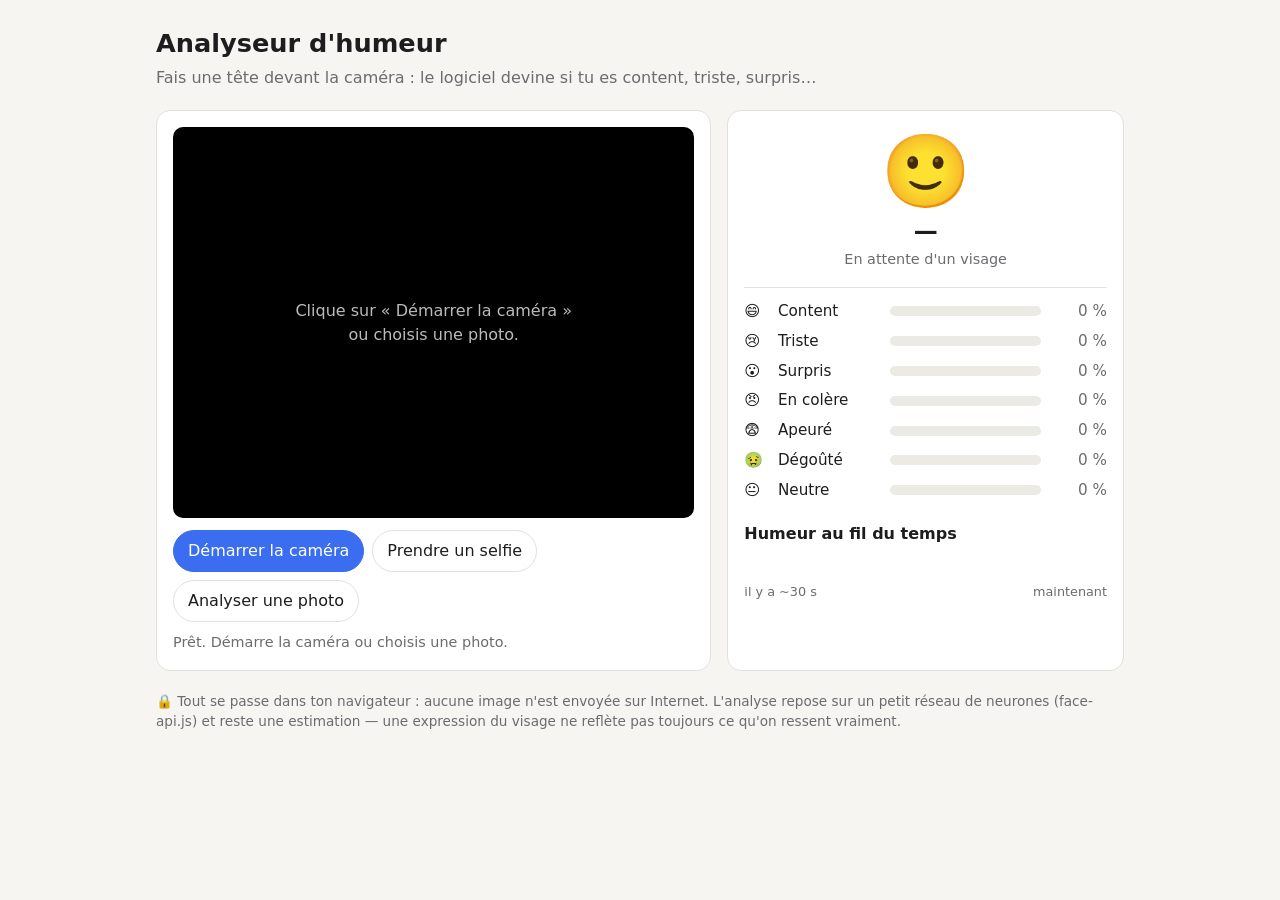
<file: analyseur_humeur/index.html>
<!doctype html>
<html lang="fr">
<head>
<meta charset="utf-8">
<meta name="viewport" content="width=device-width, initial-scale=1">
<title>Analyseur d'humeur</title>
<style>
  :root {
    --bg: #f6f5f2; --card: #ffffff; --text: #1d1d1f; --muted: #6b6b70; --border: #e3e1dc;
    --accent: #3a6df0; --track: #eceae5;
    --happy: #f2b01e; --sad: #3f7fd9; --surprised: #b25fe0; --angry: #e0483e;
    --fearful: #2aa39a; --disgusted: #6c9a2c; --neutral: #9a9aa0;
  }
  @media (prefers-color-scheme: dark) {
    :root { --bg: #151517; --card: #1f1f22; --text: #f2f2f4; --muted: #a0a0a8; --border: #2e2e33; --track: #2b2b30; }
  }
  * { box-sizing: border-box; }
  [hidden] { display: none !important; }
  body { margin: 0; background: var(--bg); color: var(--text);
    font: 16px/1.5 system-ui, -apple-system, "Segoe UI", Roboto, sans-serif; }
  main { max-width: 1000px; margin: 0 auto; padding: 24px 16px 48px; }
  h1 { font-size: 1.6rem; margin: 0 0 4px; }
  .sous-titre { color: var(--muted); margin: 0 0 20px; }
  .grille { display: grid; grid-template-columns: 1.4fr 1fr; gap: 16px; }
  @media (max-width: 760px) { .grille { grid-template-columns: 1fr; } }
  .carte { background: var(--card); border: 1px solid var(--border); border-radius: 14px; padding: 16px; }
  .scene { position: relative; aspect-ratio: 4 / 3; background: #000; border-radius: 10px; overflow: hidden; }
  .scene video, .scene img, .scene canvas { position: absolute; inset: 0; width: 100%; height: 100%; object-fit: contain; }
  .scene.miroir video, .scene.miroir canvas { transform: scaleX(-1); }
  .scene .vide { position: absolute; inset: 0; display: grid; place-items: center; color: #bbb; text-align: center; padding: 16px; }
  .boutons { display: flex; flex-wrap: wrap; gap: 8px; margin-top: 12px; }
  button, label.bouton { font: inherit; border: 1px solid var(--border); background: var(--card); color: var(--text);
    padding: 8px 14px; border-radius: 999px; cursor: pointer; }
  button.principal { background: var(--accent); border-color: var(--accent); color: #fff; }
  button:disabled { opacity: .5; cursor: default; }
  label.bouton input { display: none; }
  .verdict { text-align: center; padding: 8px 0 16px; border-bottom: 1px solid var(--border); margin-bottom: 12px; }
  .verdict .emoji { font-size: 4.5rem; line-height: 1; }
  .verdict .nom { font-size: 1.5rem; font-weight: 650; margin-top: 6px; }
  .verdict .detail { color: var(--muted); font-size: .9rem; }
  .ligne { display: grid; grid-template-columns: 1.6rem 6.5rem 1fr 3.6rem; align-items: center; gap: 8px; margin: 7px 0; font-size: .95rem; }
  .barre { height: 10px; background: var(--track); border-radius: 999px; overflow: hidden; }
  .barre > div { height: 100%; width: 0; border-radius: 999px; transition: width .25s ease; }
  .pct { text-align: right; white-space: nowrap; font-variant-numeric: tabular-nums; color: var(--muted); }
  h2 { font-size: 1rem; margin: 20px 0 8px; }
  #historique { display: flex; gap: 2px; height: 28px; align-items: stretch; }
  #historique span { flex: 1; border-radius: 2px; min-width: 2px; }
  .legende-hist { color: var(--muted); font-size: .8rem; display: flex; justify-content: space-between; }
  .etat { color: var(--muted); font-size: .9rem; margin-top: 10px; min-height: 1.4em; }
  .note { color: var(--muted); font-size: .85rem; margin-top: 20px; }
</style>
</head>
<body>
<main>
  <h1>Analyseur d'humeur</h1>
  <p class="sous-titre">Fais une tête devant la caméra : le logiciel devine si tu es content, triste, surpris…</p>

  <div class="grille">
    <section class="carte">
      <div class="scene miroir" id="scene">
        <video id="video" autoplay muted playsinline></video>
        <img id="photo" alt="" hidden>
        <canvas id="calque"></canvas>
        <div class="vide" id="vide">Clique sur « Démarrer la caméra »<br>ou choisis une photo.</div>
      </div>
      <div class="boutons">
        <button class="principal" id="btnCamera" disabled>Démarrer la caméra</button>
        <button id="btnStop" hidden>Arrêter</button>
        <label class="bouton">Prendre un selfie<input type="file" id="selfie" accept="image/*" capture="user"></label>
        <label class="bouton">Analyser une photo<input type="file" id="fichier" accept="image/*"></label>
      </div>
      <div class="etat" id="etat">Chargement des modèles…</div>
    </section>

    <section class="carte">
      <div class="verdict">
        <div class="emoji" id="vEmoji">🙂</div>
        <div class="nom" id="vNom">—</div>
        <div class="detail" id="vDetail">En attente d'un visage</div>
      </div>
      <div id="barres"></div>
      <h2>Humeur au fil du temps</h2>
      <div id="historique"></div>
      <div class="legende-hist"><span>il y a ~30 s</span><span>maintenant</span></div>
    </section>
  </div>

  <p class="note">🔒 Tout se passe dans ton navigateur : aucune image n'est envoyée sur Internet.
    L'analyse repose sur un petit réseau de neurones (face-api.js) et reste une estimation — une
    expression du visage ne reflète pas toujours ce qu'on ressent vraiment.</p>
</main>

<script src="lib/face-api.js"></script>
<script>
const HUMEURS = [
  { cle: 'happy',     nom: 'Content',   emoji: '😄' },
  { cle: 'sad',       nom: 'Triste',    emoji: '😢' },
  { cle: 'surprised', nom: 'Surpris',   emoji: '😮' },
  { cle: 'angry',     nom: 'En colère', emoji: '😠' },
  { cle: 'fearful',   nom: 'Apeuré',    emoji: '😨' },
  { cle: 'disgusted', nom: 'Dégoûté',   emoji: '🤢' },
  { cle: 'neutral',   nom: 'Neutre',    emoji: '😐' },
];
const PAR_CLE = Object.fromEntries(HUMEURS.map(h => [h.cle, h]));
const couleur = cle => getComputedStyle(document.documentElement).getPropertyValue('--' + cle).trim();

// Modèles servis localement ; repli sur le CDN si la page est ouverte sans serveur.
const SOURCES_MODELES = ['modeles', 'https://cdn.jsdelivr.net/npm/@vladmandic/face-api@1.7.15/model'];
const LISSAGE = 6;          // nombre d'images moyennées pour éviter que ça clignote
const TAILLE_HISTORIQUE = 60;
const INTERVALLE_HISTORIQUE = 500; // ms

const $ = id => document.getElementById(id);
const video = $('video'), photo = $('photo'), calque = $('calque'), scene = $('scene');
const optionsDetection = new faceapi.TinyFaceDetectorOptions({ inputSize: 320, scoreThreshold: 0.5 });

let flux = null, boucle = null, fenetre = [], historique = [], dernierAjoutHistorique = 0;

// --- Construction de l'interface ---
$('barres').innerHTML = HUMEURS.map(h => `
  <div class="ligne">
    <span>${h.emoji}</span><span>${h.nom}</span>
    <div class="barre"><div id="b-${h.cle}" style="background:var(--${h.cle})"></div></div>
    <span class="pct" id="p-${h.cle}">0 %</span>
  </div>`).join('');

function etat(texte) { $('etat').textContent = texte; }

// WebGL (carte graphique) si possible, sinon calcul sur le processeur (plus lent).
async function choisirMoteur() {
  for (const moteur of ['webgl', 'cpu']) {
    try { if (await faceapi.tf.setBackend(moteur)) { await faceapi.tf.ready(); return; } } catch (e) { /* moteur suivant */ }
  }
}

async function chargerModeles() {
  await choisirMoteur();
  for (const source of SOURCES_MODELES) {
    try {
      await faceapi.nets.tinyFaceDetector.loadFromUri(source);
      await faceapi.nets.faceExpressionNet.loadFromUri(source);
      return;
    } catch (e) { console.warn('Modèles indisponibles depuis', source, e); }
  }
  throw new Error('Impossible de charger les modèles.');
}

// --- Affichage des résultats ---
function afficher(expressions) {
  if (!expressions) {
    $('vEmoji').textContent = '🫥';
    $('vNom').textContent = 'Aucun visage';
    $('vDetail').textContent = 'Place ton visage face à la caméra, bien éclairé';
    HUMEURS.forEach(h => { $('b-' + h.cle).style.width = '0'; $('p-' + h.cle).textContent = '—'; });
    return;
  }
  const tri = HUMEURS.map(h => ({ ...h, p: expressions[h.cle] || 0 })).sort((a, b) => b.p - a.p);
  const [premier, second] = tri;
  $('vEmoji').textContent = premier.emoji;
  $('vNom').textContent = premier.nom;
  $('vDetail').textContent = premier.p < 0.5 && second.p > 0.2
    ? `Plutôt ${premier.nom.toLowerCase()}, un peu ${second.nom.toLowerCase()}`
    : `Confiance : ${Math.round(premier.p * 100)} %`;
  HUMEURS.forEach(h => {
    const p = expressions[h.cle] || 0;
    $('b-' + h.cle).style.width = (p * 100).toFixed(1) + '%';
    $('p-' + h.cle).textContent = Math.round(p * 100) + ' %';
  });
}

function dessinerCadres(resultats, largeur, hauteur) {
  calque.width = largeur; calque.height = hauteur;
  const ctx = calque.getContext('2d');
  ctx.clearRect(0, 0, largeur, hauteur);
  const miroir = scene.classList.contains('miroir');
  for (const r of resultats) {
    const { x, y, width, height } = r.detection.box;
    const cle = dominante(r.expressions);
    ctx.strokeStyle = couleur(cle);
    ctx.lineWidth = Math.max(2, largeur / 200);
    ctx.strokeRect(x, y, width, height);
    // L'étiquette est redressée si la vidéo est affichée en miroir.
    const texte = `${PAR_CLE[cle].emoji} ${PAR_CLE[cle].nom}`;
    ctx.font = `${Math.max(14, largeur / 35)}px system-ui, sans-serif`;
    const lt = ctx.measureText(texte).width + 12, ht = Math.max(22, largeur / 25);
    ctx.save();
    if (miroir) { ctx.translate(largeur, 0); ctx.scale(-1, 1); }
    const xe = miroir ? largeur - x - width : x;
    ctx.fillStyle = couleur(cle);
    ctx.fillRect(xe, Math.max(0, y - ht), lt, ht);
    ctx.fillStyle = '#fff';
    ctx.textBaseline = 'middle';
    ctx.fillText(texte, xe + 6, Math.max(0, y - ht) + ht / 2);
    ctx.restore();
  }
}

function dominante(expressions) {
  return HUMEURS.reduce((a, h) => (expressions[h.cle] > expressions[a.cle] ? h : a), HUMEURS[0]).cle;
}

function moyenne(liste) {
  const somme = {};
  HUMEURS.forEach(h => { somme[h.cle] = liste.reduce((s, e) => s + (e[h.cle] || 0), 0) / liste.length; });
  return somme;
}

function ajouterHistorique(cle) {
  const maintenant = performance.now();
  if (maintenant - dernierAjoutHistorique < INTERVALLE_HISTORIQUE) return;
  dernierAjoutHistorique = maintenant;
  historique.push(cle);
  if (historique.length > TAILLE_HISTORIQUE) historique.shift();
  $('historique').innerHTML = historique.map(c =>
    `<span style="background:${c ? `var(--${c})` : 'var(--track)'}" title="${c ? PAR_CLE[c].nom : 'Aucun visage'}"></span>`).join('');
}

// --- Caméra ---
async function demarrerCamera() {
  try {
    flux = await navigator.mediaDevices.getUserMedia({ video: { facingMode: 'user', width: 640, height: 480 }, audio: false });
  } catch (e) {
    etat("Accès à la caméra refusé ou impossible (" + e.name + ").");
    return;
  }
  photo.hidden = true; video.hidden = false; $('vide').hidden = true;
  scene.classList.add('miroir');
  video.srcObject = flux;
  await video.play();
  fenetre = [];
  $('btnCamera').hidden = true; $('btnStop').hidden = false;
  etat('Analyse en direct…');
  analyserVideo();
}

function arreterCamera() {
  cancelAnimationFrame(boucle); boucle = null;
  if (flux) flux.getTracks().forEach(t => t.stop());
  flux = null; video.srcObject = null;
  $('btnCamera').hidden = false; $('btnStop').hidden = true;
  calque.getContext('2d').clearRect(0, 0, calque.width, calque.height);
  etat('Caméra arrêtée.');
}

async function analyserVideo() {
  if (!flux) return;
  if (video.readyState >= 2) {
    const resultats = await faceapi.detectAllFaces(video, optionsDetection).withFaceExpressions();
    if (!flux) return;
    dessinerCadres(resultats, video.videoWidth, video.videoHeight);
    // On suit le plus grand visage (généralement la personne devant l'écran).
    const principal = resultats.sort((a, b) => b.detection.box.area - a.detection.box.area)[0];
    if (principal) {
      fenetre.push(principal.expressions);
      if (fenetre.length > LISSAGE) fenetre.shift();
      const lisse = moyenne(fenetre);
      afficher(lisse);
      ajouterHistorique(dominante(lisse));
    } else {
      fenetre = [];
      afficher(null);
      ajouterHistorique(null);
    }
  }
  boucle = requestAnimationFrame(analyserVideo);
}

// --- Photo ---
async function analyserPhoto(fichier) {
  if (flux) arreterCamera();
  scene.classList.remove('miroir');
  video.hidden = true; $('vide').hidden = true;
  photo.src = URL.createObjectURL(fichier);
  await photo.decode();
  photo.hidden = false;
  etat('Analyse de la photo…');
  const resultats = await faceapi.detectAllFaces(photo, new faceapi.TinyFaceDetectorOptions({ inputSize: 608, scoreThreshold: 0.4 }))
    .withFaceExpressions();
  dessinerCadres(resultats, photo.naturalWidth, photo.naturalHeight);
  const principal = resultats.sort((a, b) => b.detection.box.area - a.detection.box.area)[0];
  afficher(principal ? principal.expressions : null);
  etat(resultats.length === 0 ? 'Aucun visage trouvé sur la photo.'
    : resultats.length === 1 ? '1 visage analysé.'
    : `${resultats.length} visages trouvés — le détail concerne le plus grand.`);
}

$('btnCamera').addEventListener('click', demarrerCamera);
$('btnStop').addEventListener('click', arreterCamera);
for (const id of ['fichier', 'selfie']) {
  $(id).addEventListener('change', e => { if (e.target.files[0]) analyserPhoto(e.target.files[0]); e.target.value = ''; });
}

chargerModeles()
  .then(() => { $('btnCamera').disabled = false; etat('Prêt. Démarre la caméra ou choisis une photo.'); window.pret = true; })
  .catch(e => etat(e.message + ' Lance la page via un petit serveur local (voir README).'));
</script>
</body>
</html>
</file>
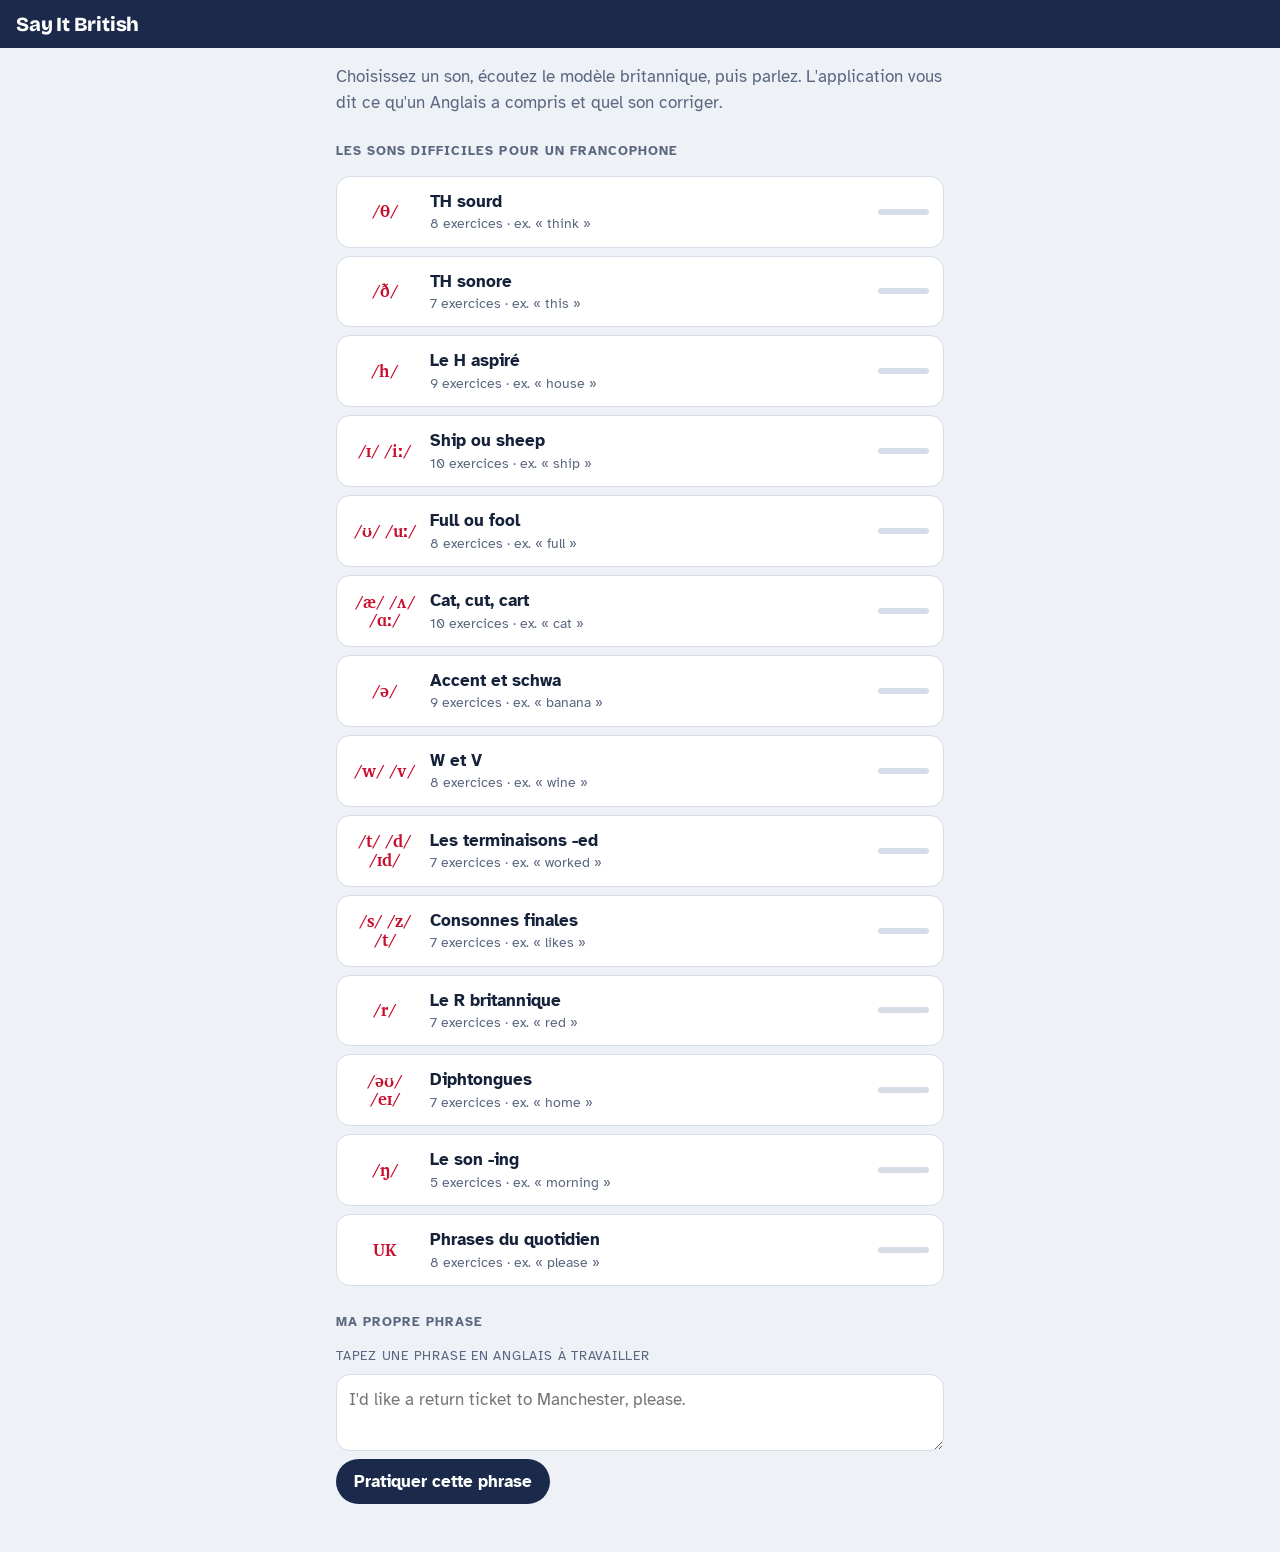
<file: prononciation/index.html>
<!doctype html>
<html lang="fr">
<head>
<meta charset="utf-8">
<meta name="viewport" content="width=device-width,initial-scale=1,viewport-fit=cover">
<title>Say It British</title>
<meta name="description" content="Analyse et correction de la prononciation anglaise britannique pour francophones.">
<meta name="theme-color" content="#1b2a4a">
<link rel="manifest" href="manifest.webmanifest">
<link rel="icon" href="icon.svg" type="image/svg+xml">
<link rel="apple-touch-icon" href="icon-192.png">
<link rel="preconnect" href="https://fonts.googleapis.com">
<link rel="preconnect" href="https://fonts.gstatic.com" crossorigin>
<link rel="stylesheet" href="https://fonts.googleapis.com/css2?family=Bricolage+Grotesque:opsz,wght@12..96,600;12..96,800&family=Atkinson+Hyperlegible:wght@400;700&family=Charis+SIL:wght@400;700&display=swap">
<link rel="stylesheet" href="style.css">
</head>
<body>
<header class="bar">
  <button id="back" class="icon-btn" aria-label="Retour" hidden>&larr;</button>
  <h1 id="bar-title">Say It British</h1>
  <span id="streak" class="chip" title="Essais aujourd'hui"></span>
</header>

<main id="app">
  <div id="unsupported" class="notice" hidden>
    <strong>La reconnaissance vocale n'est pas disponible dans ce navigateur.</strong>
    Ouvrez cette page dans <b>Google Chrome</b> sur Android, avec une connexion internet.
    Vous pouvez quand même écouter les modèles et vous enregistrer.
  </div>

  <!-- Accueil -->
  <section id="view-home" class="view">
    <div class="intro">
      <p class="lead">Choisissez un son, écoutez le modèle britannique, puis parlez. L'application vous dit ce qu'un Anglais a compris et quel son corriger.</p>
    </div>

    <div id="review-card" class="review" hidden>
      <div>
        <div class="label">À revoir</div>
        <div id="review-count" class="review-count"></div>
      </div>
      <button id="review-go" class="btn">Réviser</button>
    </div>

    <h2 class="section-h">Les sons difficiles pour un francophone</h2>
    <ul id="lesson-list" class="lesson-list"></ul>

    <h2 class="section-h">Ma propre phrase</h2>
    <form id="free-form" class="free">
      <label for="free-text" class="label">Tapez une phrase en anglais à travailler</label>
      <textarea id="free-text" rows="2" placeholder="I'd like a return ticket to Manchester, please."></textarea>
      <button class="btn" type="submit">Pratiquer cette phrase</button>
    </form>
    <ul id="custom-list" class="custom-list"></ul>
  </section>

  <!-- Leçon / exercice -->
  <section id="view-practice" class="view" hidden>
    <details id="tip-box" class="tip">
      <summary><span id="tip-title"></span><span class="tip-hint">Comment le prononcer</span></summary>
      <p id="tip-text"></p>
    </details>

    <div class="stage">
      <div class="counter"><span id="item-pos"></span><span id="item-best"></span></div>
      <p id="target" class="target"></p>
      <p id="ipa" class="ipa"></p>

      <div class="listen-row">
        <button id="play" class="btn ghost">&#9654; Écouter</button>
        <button id="play-slow" class="btn ghost">Ralenti</button>
      </div>

      <button id="mic" class="mic" aria-label="Parler">
        <svg viewBox="0 0 24 24" aria-hidden="true"><path d="M12 15a3 3 0 0 0 3-3V6a3 3 0 0 0-6 0v6a3 3 0 0 0 3 3zm5-3a5 5 0 0 1-10 0H5a7 7 0 0 0 6 6.92V22h2v-3.08A7 7 0 0 0 19 12z"/></svg>
      </button>
      <p id="mic-status" class="mic-status">Touchez le micro et lisez la phrase</p>
      <p id="interim" class="interim"></p>
    </div>

    <div id="result" class="result" hidden>
      <div class="score-row">
        <div id="score" class="score"></div>
        <div>
          <div id="verdict" class="verdict"></div>
          <div class="heard">Compris : «&nbsp;<span id="heard"></span>&nbsp;»</div>
        </div>
      </div>
      <p id="words" class="words"></p>
      <div id="feedback" class="feedback"></div>
      <p id="alts" class="alts"></p>
    </div>

    <div class="record">
      <div class="label">Comparer ma voix au modèle</div>
      <div class="listen-row">
        <button id="rec" class="btn ghost">&#9679; M'enregistrer</button>
        <button id="rec-play" class="btn ghost" disabled>&#9654; Ma voix</button>
      </div>
    </div>

    <nav class="pager">
      <button id="prev" class="btn ghost">&larr; Précédent</button>
      <button id="next" class="btn">Suivant &rarr;</button>
    </nav>
  </section>
</main>

<script src="data.js"></script>
<script src="analyse.js"></script>
<script src="app.js"></script>
</body>
</html>
</file>
<file: prononciation/style.css>
/* Mise en page : une seule colonne pensée pour le téléphone, la phrase visée au centre, le micro rouge « pillar box » comme geste principal. */
:root {
  --bg: #eef1f6;
  --surface: #ffffff;
  --ink: #16213a;
  --muted: #5b6680;
  --line: #d6dce8;
  --navy: #1b2a4a;
  --accent: #c8102e;
  --accent-ink: #ffffff;
  --good: #1d7a4c;
  --warn: #a8640a;
  --bad: #b3261e;
  --good-bg: #e2f2e9;
  --warn-bg: #fbefdc;
  --bad-bg: #fbe4e2;
  --font-display: "Bricolage Grotesque", "Segoe UI", system-ui, sans-serif;
  --font-body: "Atkinson Hyperlegible", system-ui, -apple-system, sans-serif;
  --font-ipa: "Charis SIL", "Noto Serif", "Doulos SIL", Georgia, serif;
  --radius: 14px;
  --btn-bg: #1b2a4a;
}
@media (prefers-color-scheme: dark) {
  :root:not([data-theme="light"]) {
    --bg: #0f1524;
    --surface: #182136;
    --ink: #e8ecf5;
    --muted: #9aa6c0;
    --line: #2a3550;
    --navy: #0b1120;
    --accent: #e3364f;
    --accent-ink: #ffffff;
    --good: #5cc98f;
    --warn: #e7a74a;
    --bad: #f07a70;
    --good-bg: #183428;
    --warn-bg: #3a2c15;
    --bad-bg: #3d1d1d;
    --btn-bg: #2a3550;
    color-scheme: dark;
  }
}
:root[data-theme="dark"] {
  --bg: #0f1524;
  --surface: #182136;
  --ink: #e8ecf5;
  --muted: #9aa6c0;
  --line: #2a3550;
  --navy: #0b1120;
  --accent: #e3364f;
  --accent-ink: #ffffff;
  --good: #5cc98f;
  --warn: #e7a74a;
  --bad: #f07a70;
  --good-bg: #183428;
  --warn-bg: #3a2c15;
  --bad-bg: #3d1d1d;
  --btn-bg: #2a3550;
  color-scheme: dark;
}

* { box-sizing: border-box; }
html, body { margin: 0; }
body {
  background: var(--bg);
  color: var(--ink);
  font: 17px/1.5 var(--font-body);
  -webkit-tap-highlight-color: transparent;
}
button, textarea { font: inherit; color: inherit; }
button:focus-visible, textarea:focus-visible, summary:focus-visible, a:focus-visible { outline: 3px solid var(--accent); outline-offset: 2px; }
[hidden] { display: none !important; }

.bar {
  position: sticky; top: 0; z-index: 5;
  display: flex; align-items: center; gap: 12px;
  padding: calc(env(safe-area-inset-top, 0px) + 12px) 16px 12px;
  background: var(--navy); color: #fff;
}
.bar h1 { flex: 1; margin: 0; font: 800 1.25rem/1.2 var(--font-display); letter-spacing: -0.01em; text-wrap: balance; }
.icon-btn { background: none; border: 0; color: #fff; font-size: 1.5rem; padding: 0 6px; cursor: pointer; }
.chip { font-size: 0.8rem; padding: 2px 10px; border-radius: 99px; background: rgba(255,255,255,0.14); font-variant-numeric: tabular-nums; }
.chip:empty { display: none; }

main { max-width: 640px; margin: 0 auto; padding: 16px 16px calc(env(safe-area-inset-bottom, 0px) + 32px); }
.view { display: flex; flex-direction: column; gap: 16px; }

.lead { margin: 0; color: var(--muted); }
.section-h { margin: 12px 0 0; font: 600 0.8rem/1.3 var(--font-body); text-transform: uppercase; letter-spacing: 0.08em; color: var(--muted); }
.label { font-size: 0.8rem; text-transform: uppercase; letter-spacing: 0.06em; color: var(--muted); }

.notice { padding: 14px 16px; border-radius: var(--radius); background: var(--warn-bg); color: var(--ink); font-size: 0.95rem; }

.btn {
  border: 0; border-radius: 99px; padding: 10px 18px; cursor: pointer;
  background: var(--btn-bg); color: #fff; font-weight: 700;
}
.btn.ghost { background: transparent; color: var(--ink); border: 1.5px solid var(--line); }
.btn:disabled { opacity: 0.45; cursor: default; }

/* Liste des leçons */
.lesson-list, .custom-list { list-style: none; margin: 0; padding: 0; display: flex; flex-direction: column; gap: 8px; }
.lesson {
  display: grid; grid-template-columns: 4.2rem 1fr auto; align-items: center; gap: 12px;
  width: 100%; text-align: left; padding: 12px 14px; cursor: pointer;
  background: var(--surface); border: 1px solid var(--line); border-radius: var(--radius);
}
.lesson .sym { font: 700 1.05rem/1.1 var(--font-ipa); color: var(--accent); text-align: center; }
.lesson .sym span { display: inline-block; white-space: nowrap; }
.lesson .name { font-weight: 700; min-width: 0; }
.lesson .meta { display: block; font-size: 0.85rem; color: var(--muted); font-weight: 400; }
.progress { width: 3.2rem; height: 6px; border-radius: 3px; background: var(--line); overflow: hidden; }
.progress i { display: block; height: 100%; background: var(--good); }

.custom-list li { display: flex; gap: 8px; align-items: center; }
.custom-list .lesson { grid-template-columns: 1fr auto; }
.del { background: none; border: 0; color: var(--muted); font-size: 1.3rem; cursor: pointer; padding: 4px 8px; }

.review { display: flex; align-items: center; justify-content: space-between; gap: 12px; padding: 14px 16px; border-radius: var(--radius); background: var(--warn-bg); }
.review-count { font-weight: 700; }

.free { display: flex; flex-direction: column; gap: 8px; }
.free textarea { width: 100%; padding: 12px; border-radius: var(--radius); border: 1px solid var(--line); background: var(--surface); resize: vertical; }
.free .btn { align-self: flex-start; }

/* Exercice */
.tip { background: var(--surface); border: 1px solid var(--line); border-radius: var(--radius); padding: 12px 16px; }
.tip summary { cursor: pointer; display: flex; justify-content: space-between; gap: 12px; flex-wrap: wrap; font-weight: 700; }
.tip-hint { font-weight: 400; font-size: 0.85rem; color: var(--muted); }
.tip p { margin: 10px 0 0; }

.stage { display: flex; flex-direction: column; align-items: center; gap: 12px; padding: 20px 16px; text-align: center; background: var(--surface); border-radius: var(--radius); border: 1px solid var(--line); }
.counter { width: 100%; display: flex; justify-content: space-between; font-size: 0.85rem; color: var(--muted); font-variant-numeric: tabular-nums; }
.target { margin: 4px 0 0; font: 800 clamp(1.6rem, 7vw, 2.3rem)/1.15 var(--font-display); letter-spacing: -0.015em; text-wrap: balance; overflow-wrap: anywhere; }
.target .w { cursor: pointer; border-radius: 6px; }
.target .w:active { background: var(--line); }
.ipa { margin: 0; font: 400 1.2rem/1.4 var(--font-ipa); color: var(--muted); overflow-wrap: anywhere; }
.ipa::before, .ipa::after { content: "/"; opacity: 0.6; }
.ipa:empty { display: none; }
.listen-row { display: flex; flex-wrap: wrap; gap: 8px; justify-content: center; }

.mic {
  width: 88px; height: 88px; border-radius: 50%; border: 0; cursor: pointer; margin-top: 6px;
  background: var(--accent); color: var(--accent-ink);
  display: grid; place-items: center; box-shadow: 0 6px 18px rgba(200,16,46,0.3);
}
.mic svg { width: 40px; height: 40px; fill: currentColor; }
.mic.on { animation: pulse 1.2s ease-in-out infinite; }
@keyframes pulse { 50% { box-shadow: 0 0 0 16px rgba(200,16,46,0.12); } }
@media (prefers-reduced-motion: reduce) { .mic.on { animation: none; outline: 4px solid var(--accent); outline-offset: 4px; } }
.mic-status { margin: 0; color: var(--muted); font-size: 0.95rem; }
.interim { margin: 0; min-height: 1.5em; font-style: italic; color: var(--muted); }

/* Résultat */
.result { display: flex; flex-direction: column; gap: 12px; padding: 16px; border-radius: var(--radius); background: var(--surface); border: 1px solid var(--line); }
.score-row { display: flex; gap: 14px; align-items: center; }
.score { flex: none; width: 64px; height: 64px; border-radius: 50%; display: grid; place-items: center; font: 800 1.3rem var(--font-display); font-variant-numeric: tabular-nums; }
.score.good { background: var(--good-bg); color: var(--good); }
.score.warn { background: var(--warn-bg); color: var(--warn); }
.score.bad { background: var(--bad-bg); color: var(--bad); }
.verdict { font-weight: 700; }
.heard { font-size: 0.9rem; color: var(--muted); overflow-wrap: anywhere; }
.words { margin: 0; font: 600 1.25rem/1.6 var(--font-display); display: flex; flex-wrap: wrap; gap: 4px 8px; }
.words span { padding: 0 6px; border-radius: 6px; }
.words .ok { color: var(--good); }
.words .wrong { background: var(--bad-bg); color: var(--bad); text-decoration: underline wavy; text-underline-offset: 4px; }
.words .missing { color: var(--warn); text-decoration: line-through; }
.feedback { display: flex; flex-direction: column; gap: 10px; }
.fb { padding: 12px 14px; border-radius: 10px; background: var(--bg); }
.fb h3 { margin: 0 0 4px; font-size: 1rem; }
.fb .pair { font-size: 0.9rem; color: var(--muted); }
.fb p { margin: 6px 0 0; font-size: 0.95rem; }
.alts { margin: 0; font-size: 0.85rem; color: var(--muted); }
.alts:empty { display: none; }

.record { display: flex; flex-direction: column; gap: 8px; align-items: center; text-align: center; }
.pager { display: flex; justify-content: space-between; gap: 12px; }
</file>
